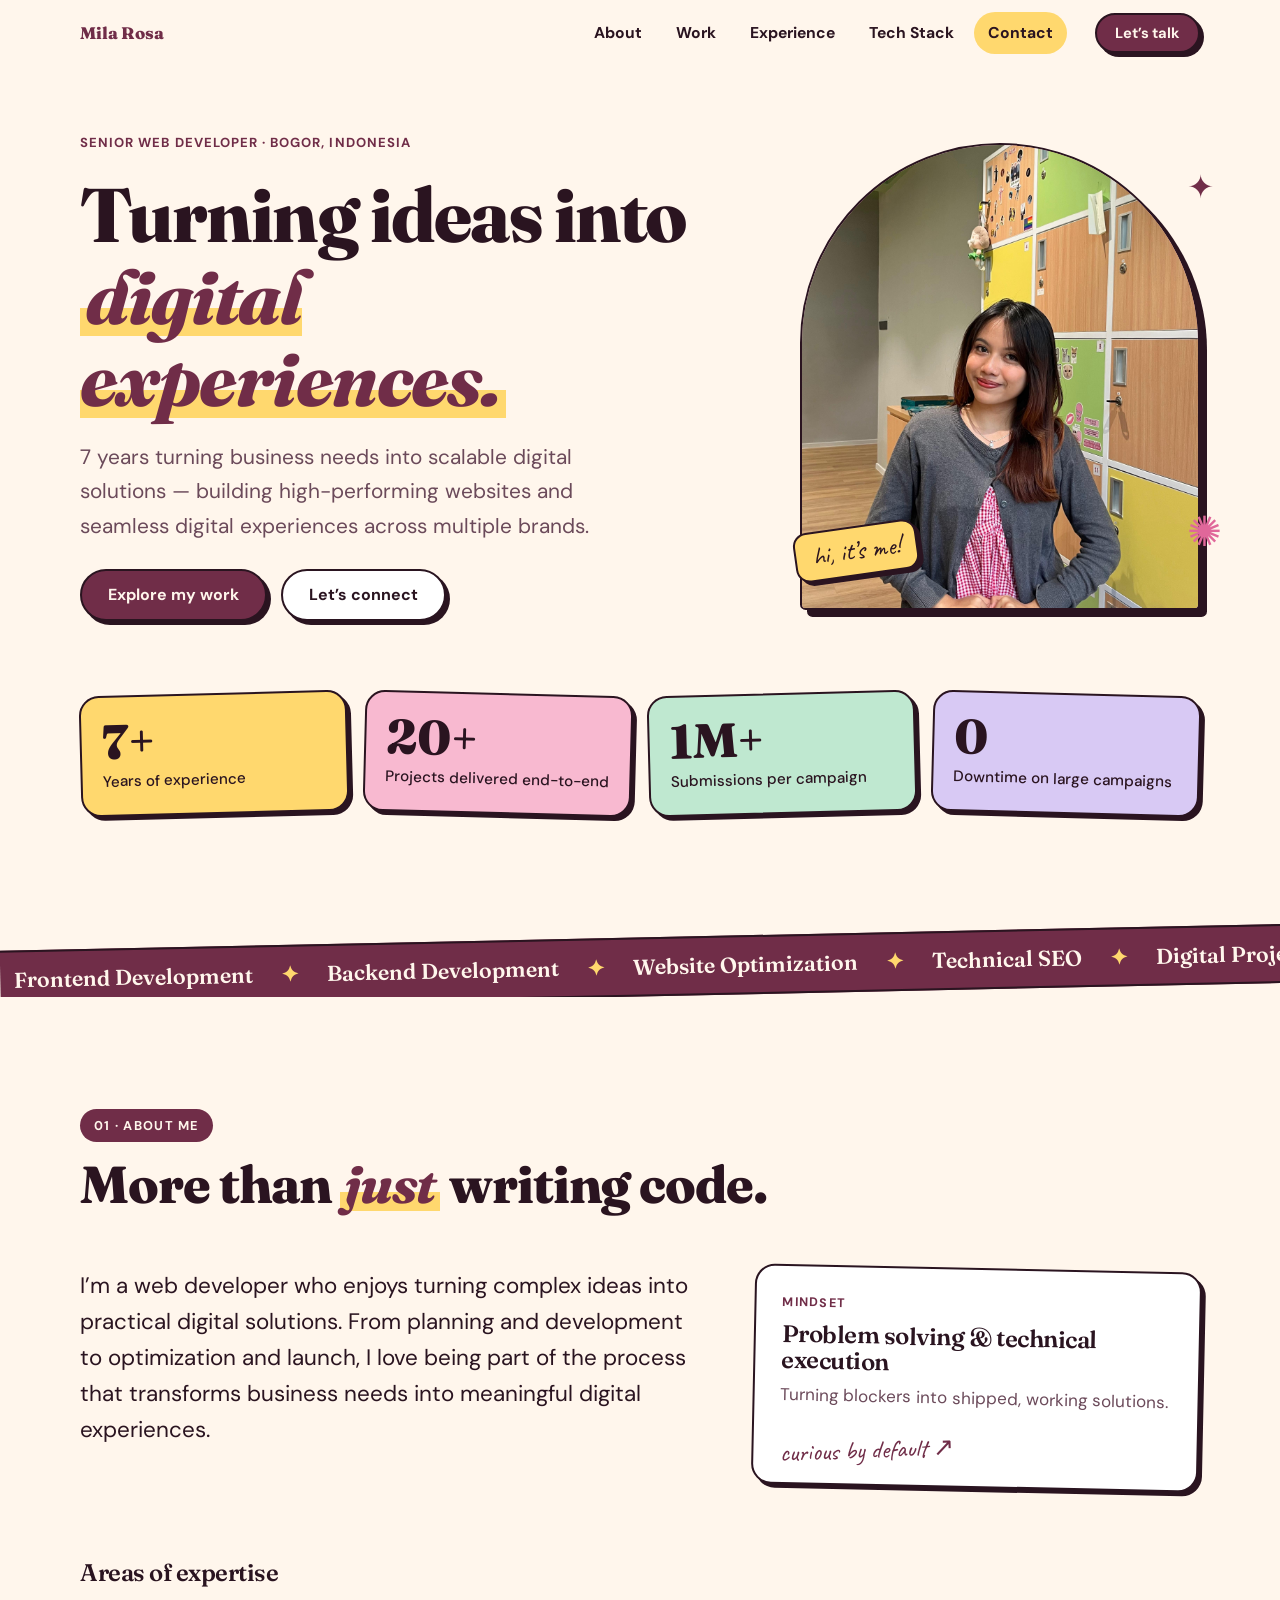
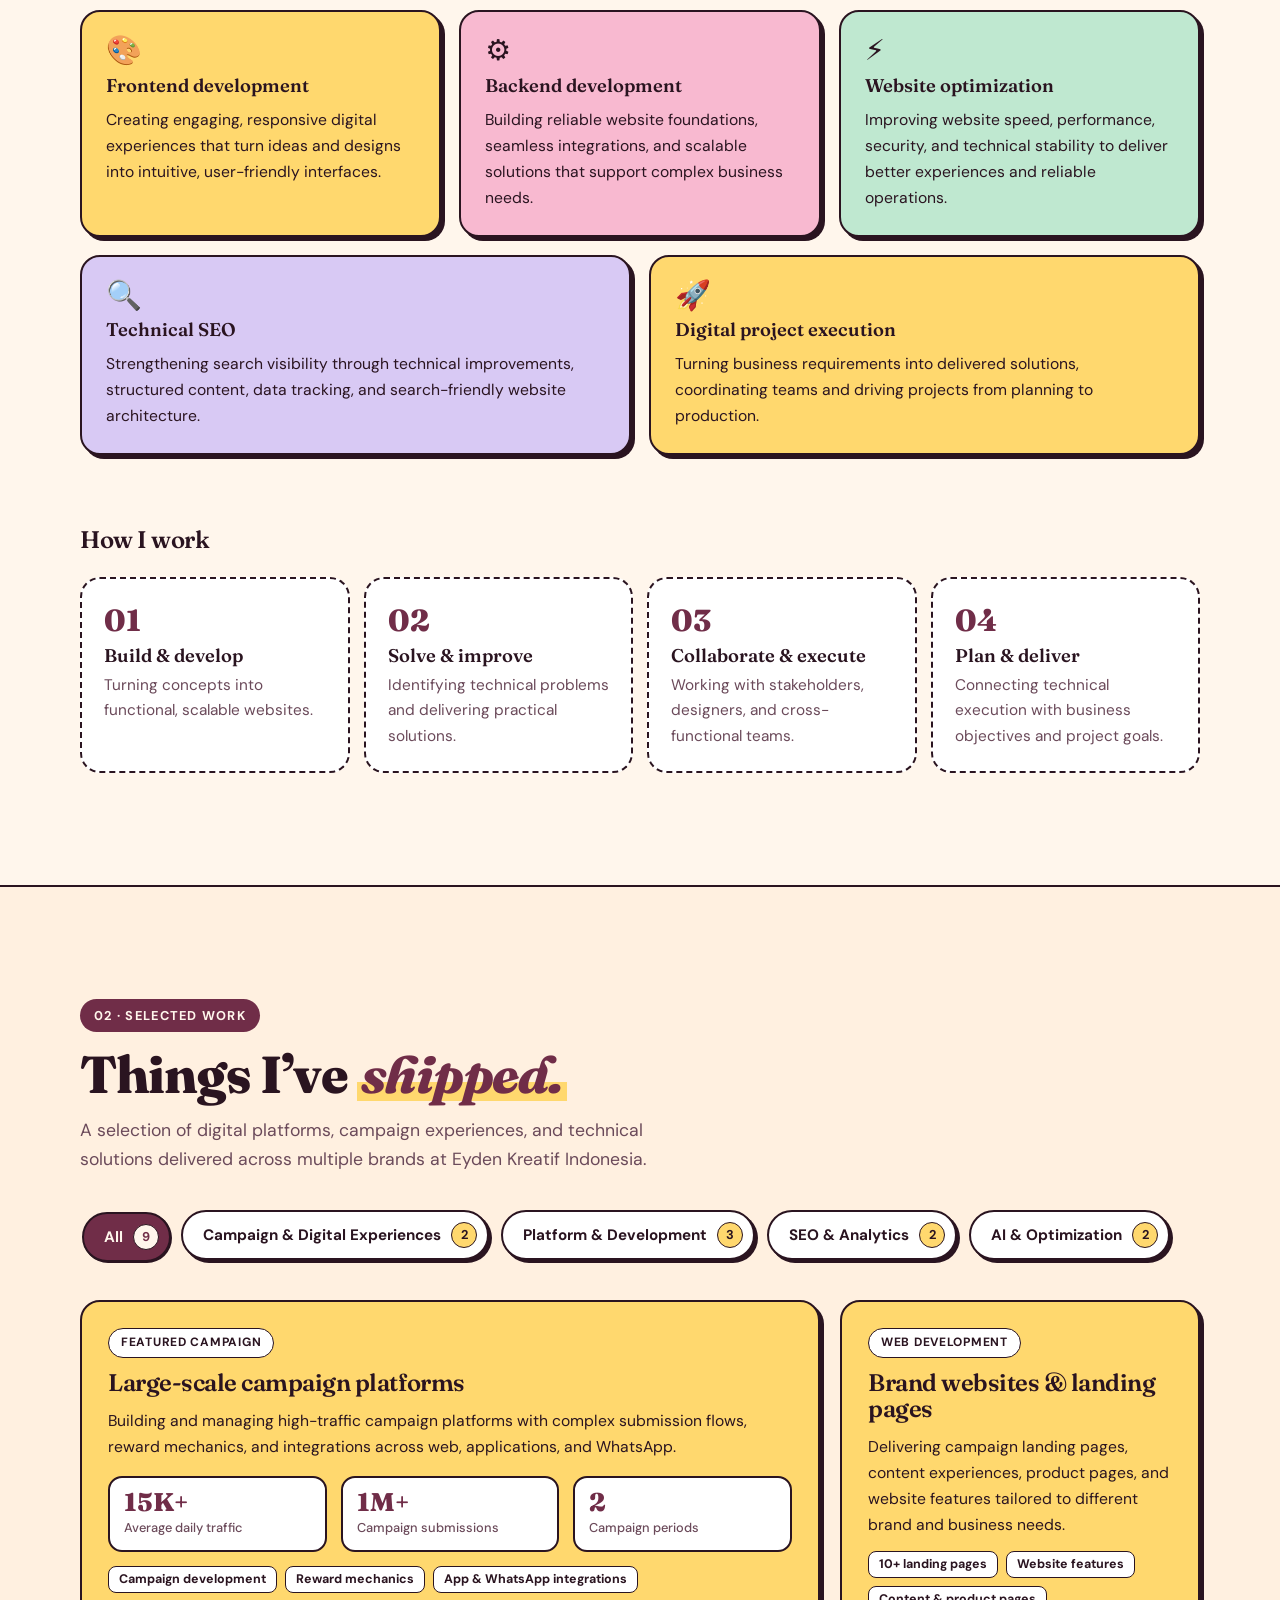
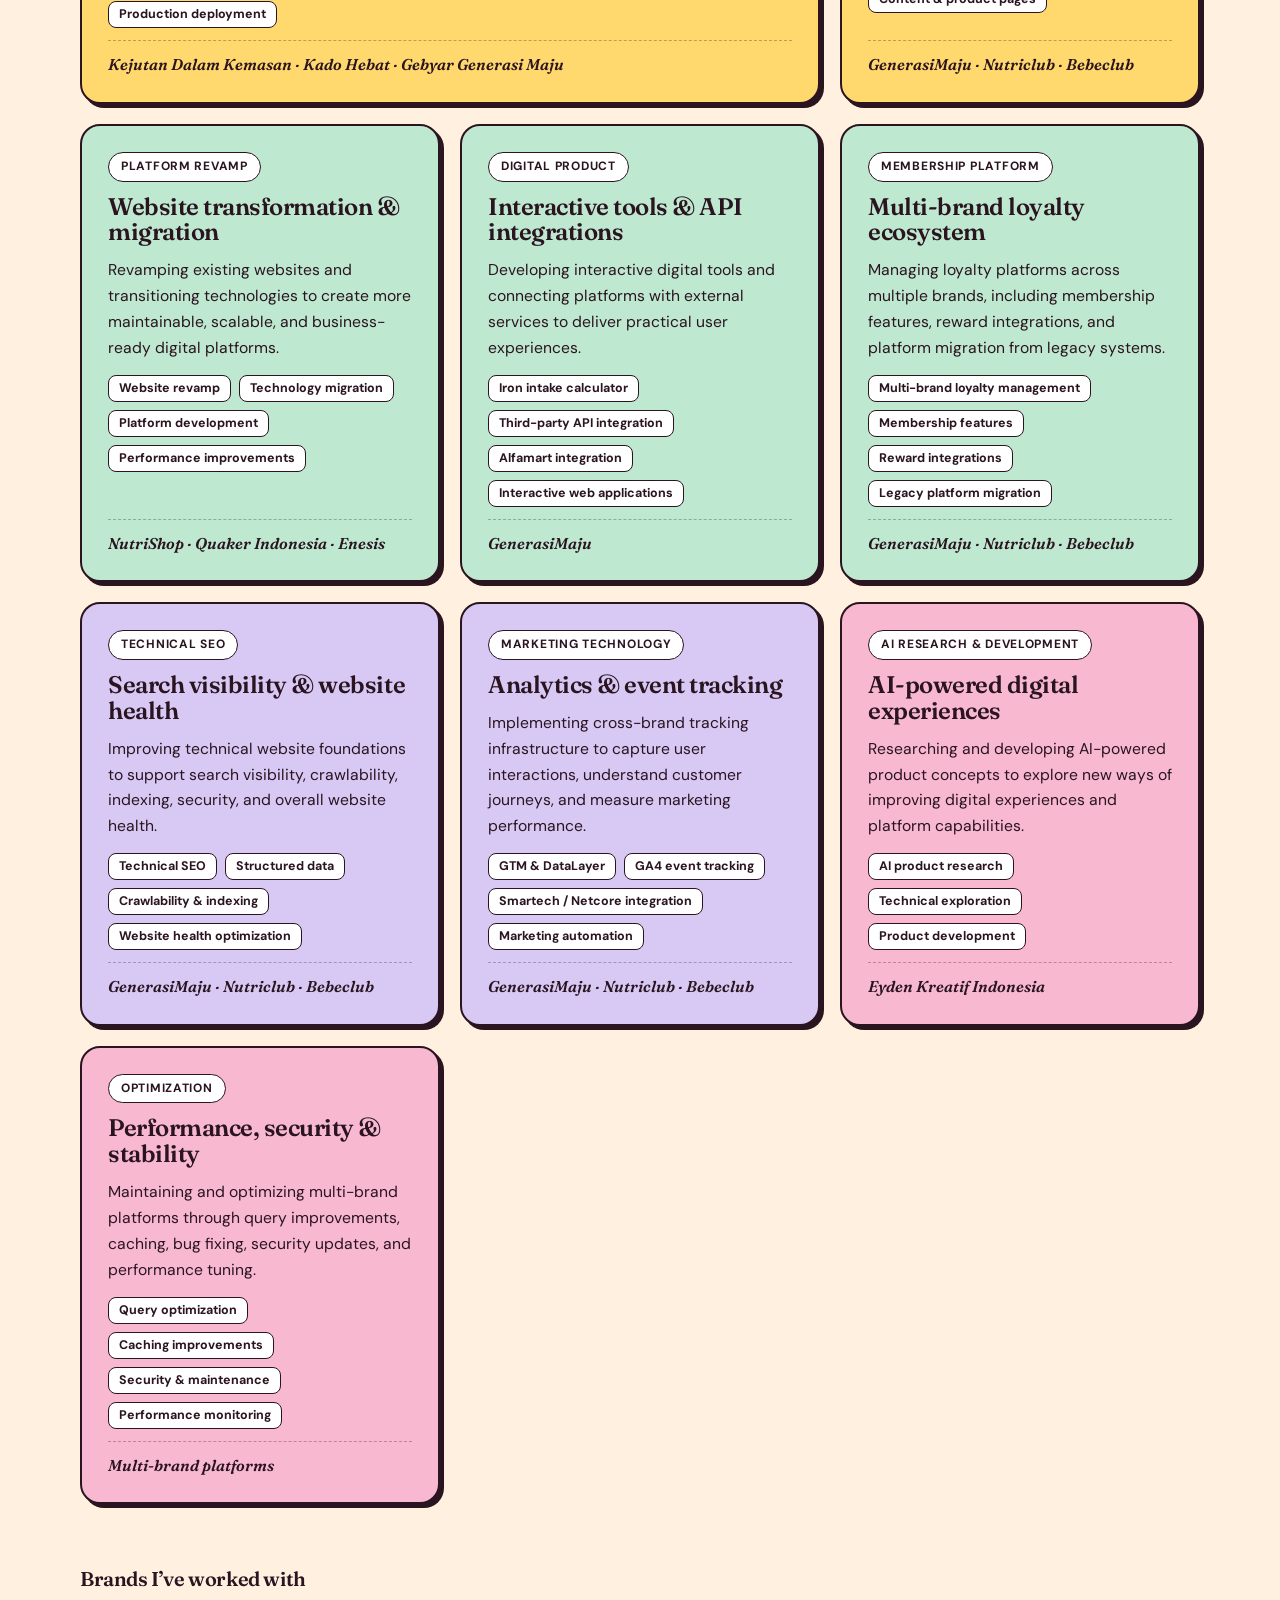
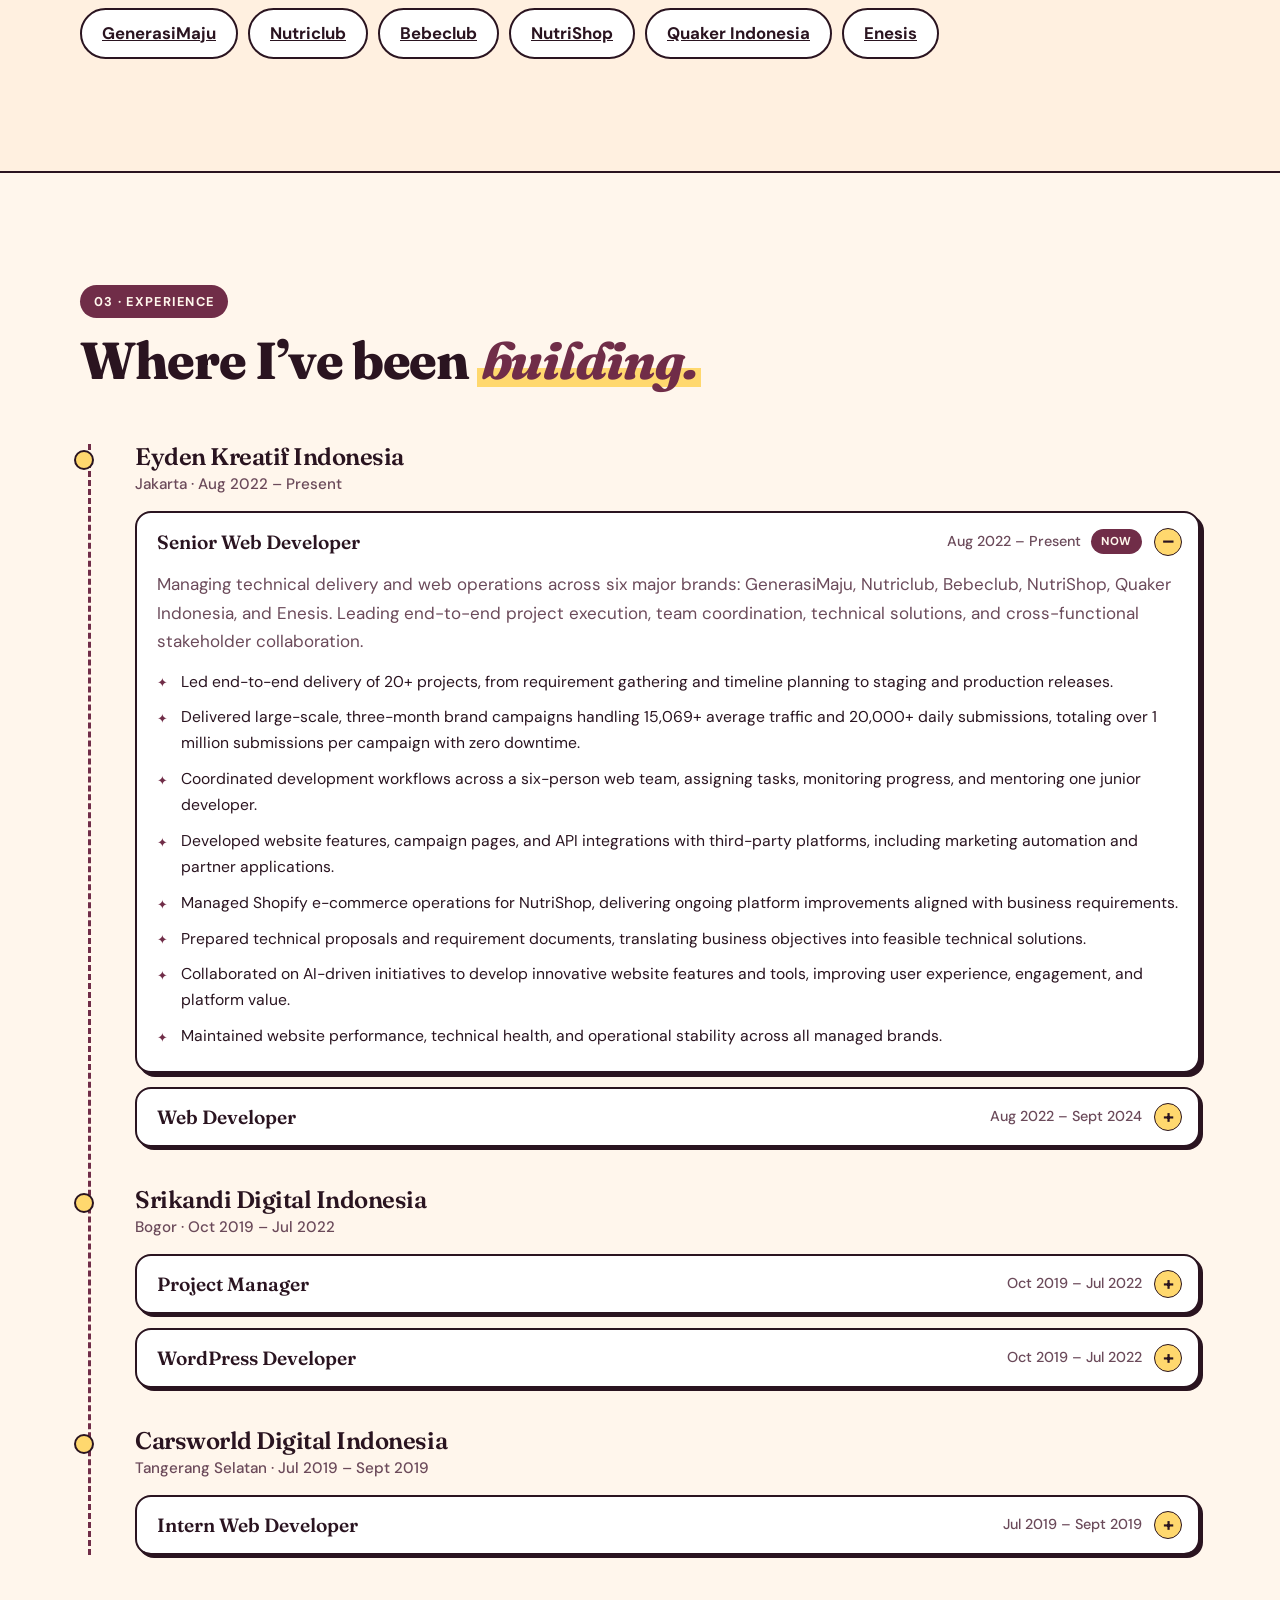
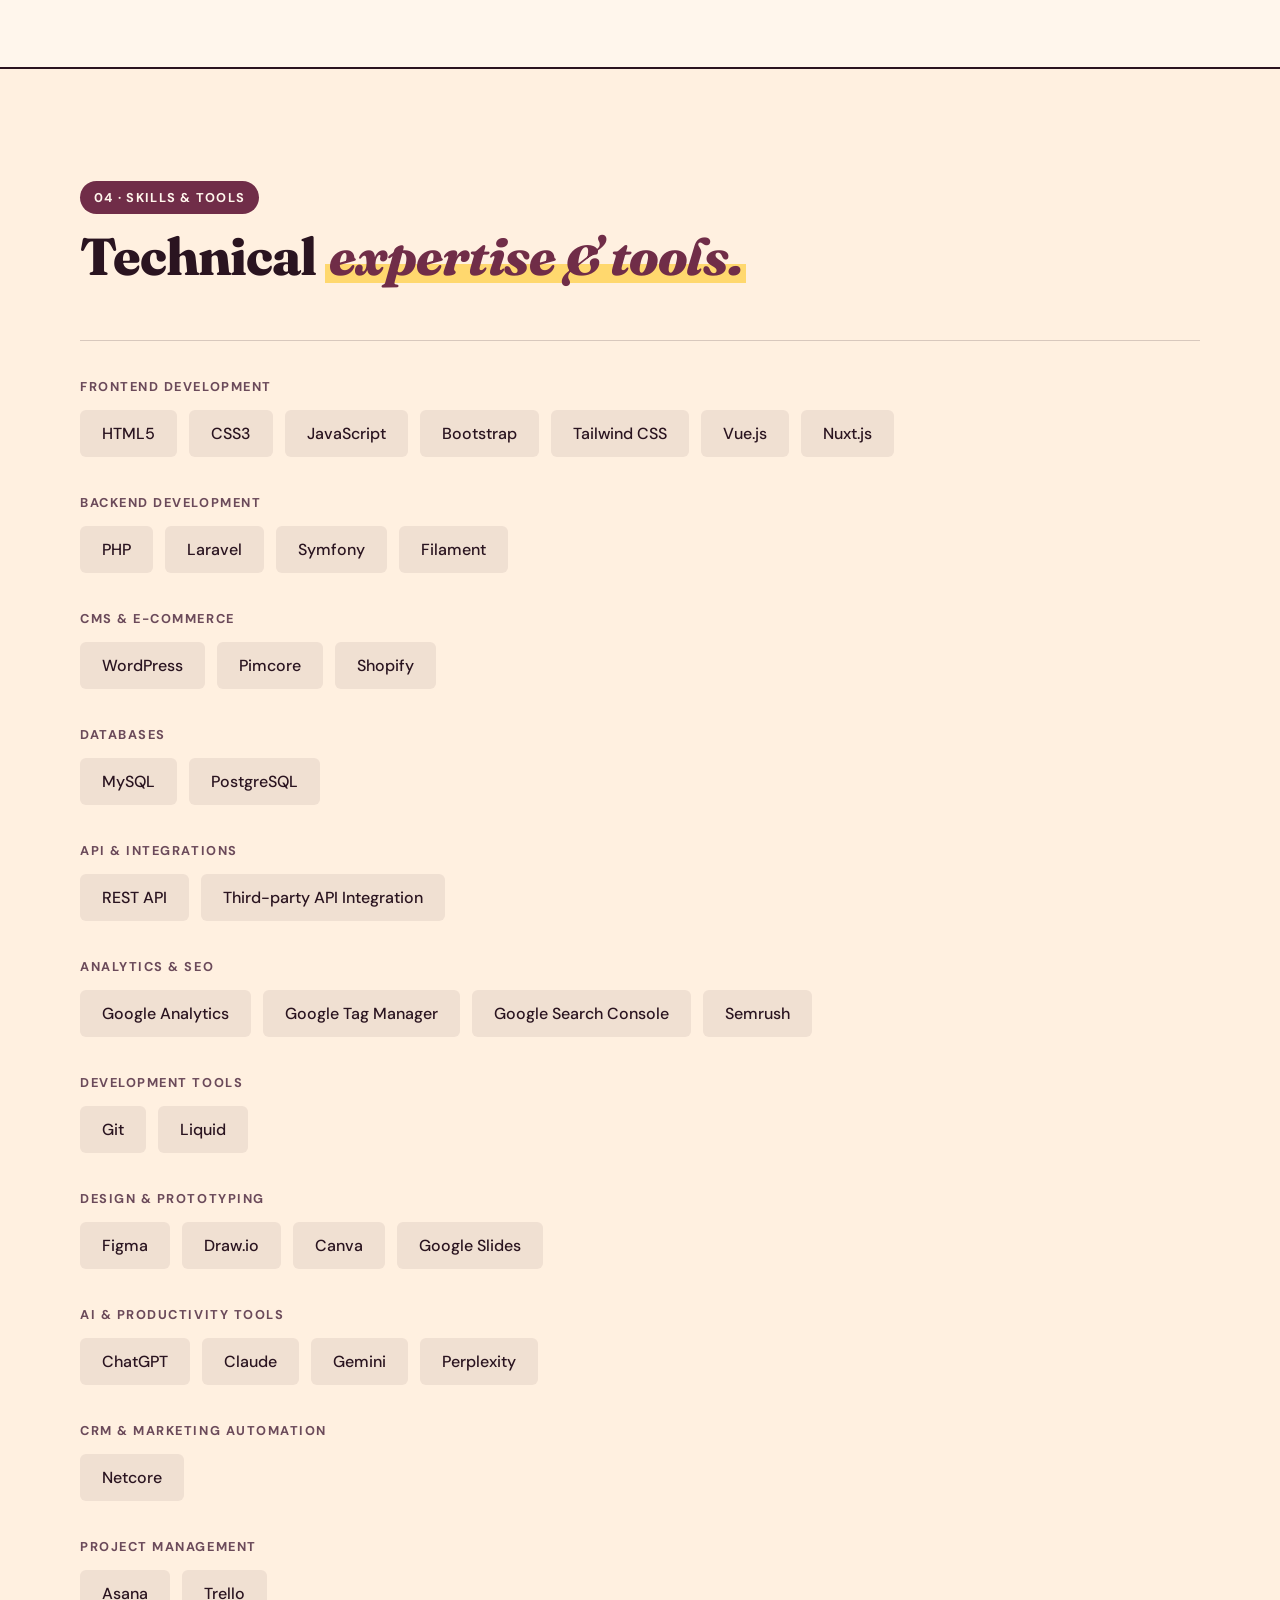
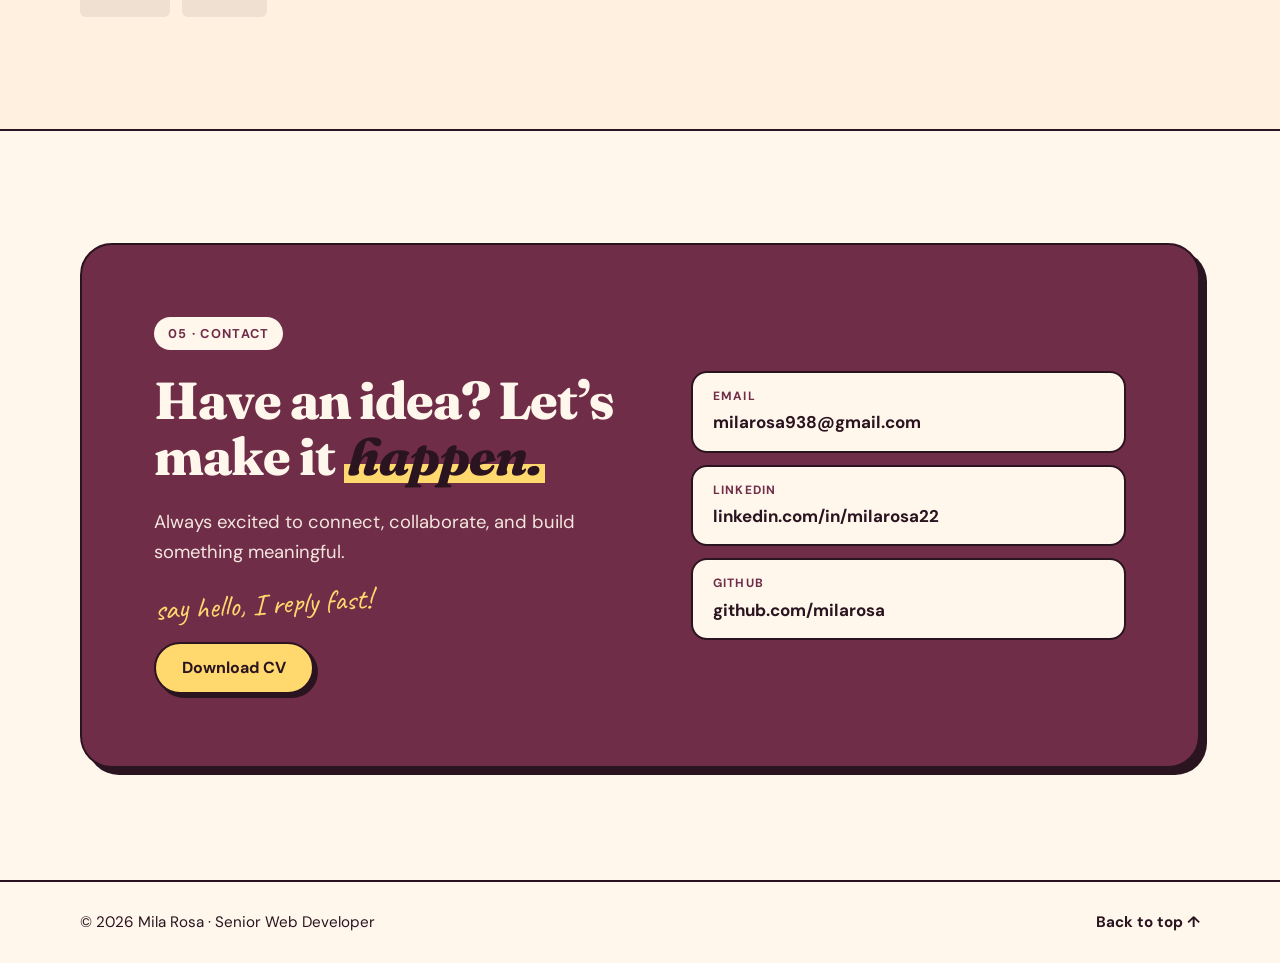
<file: index.html>
<!DOCTYPE html>
<html lang="en">

<head>
  <meta charset="utf-8">
  <meta name="viewport" content="width=device-width, initial-scale=1">
  <title>Mila Rosa — Senior Web Developer Portfolio</title>
  <meta name="author" content="Mila Rosa">
  <meta name="description"
    content="Senior Web Developer with 7 years of experience in frontend and backend development, technical SEO and website optimization. Selected work, experience and contact.">
  <meta name="theme-color" content="#702D48">
  <!-- Favicon -->
  <link rel="icon" type="image/png" sizes="32x32" href="./assets/images/favicon.png">

  <meta property="og:type" content="website">
  <meta property="og:title" content="Mila Rosa — Senior Web Developer">
  <meta property="og:description"
    content="Turning ideas into digital experiences. Seven years of building, improving and launching websites and platforms.">
  <meta name="twitter:card" content="summary_large_image">

  <link rel="preconnect" href="https://fonts.googleapis.com">
  <link rel="preconnect" href="https://fonts.gstatic.com" crossorigin>
  <link
    href="https://fonts.googleapis.com/css2?family=Caveat:wght@600&family=DM+Sans:wght@400;500;700&family=Fraunces:ital,opsz,wght@0,9..144,600;0,9..144,800;1,9..144,600;1,9..144,800&display=swap"
    rel="stylesheet">
  <link rel="stylesheet" href="./assets/style.css">

  <script>document.documentElement.classList.add('js');</script>
  <script type="application/ld+json">
  {
    "@context": "https://schema.org",
    "@type": "Person",
    "name": "Mila Rosa",
    "jobTitle": "Senior Web Developer",
    "url": "https://milarosa.vercel.app/",
    "address": { "@type": "PostalAddress", "addressLocality": "Bogor", "addressRegion": "West Java", "addressCountry": "ID" },
    "sameAs": ["https://www.linkedin.com/in/milarosa22/", "https://github.com/milarosa"]
  }
  </script>
</head>

<body>
  <a class="skip-link" href="#main">Skip to content</a>

  <!-- ============ HEADER ============ -->
  <header class="site-header">
    <div class="container site-header__inner">
      <a class="logo" href="#home" aria-label="Mila Rosa — back to top">Mila Rosa</a>

      <button class="nav-toggle" type="button" aria-expanded="false" aria-controls="site-nav">
        <span class="nav-toggle__label">Menu</span>
      </button>

      <nav class="nav" id="site-nav" aria-label="Main">
        <ul class="nav__list">
          <li><a class="nav__link" href="#about">About</a></li>
          <li><a class="nav__link" href="#work">Work</a></li>
          <li><a class="nav__link" href="#experience">Experience</a></li>
          <li><a class="nav__link" href="#stack">Tech Stack</a></li>
          <li><a class="nav__link" href="#contact">Contact</a></li>
        </ul>
        <a class="btn btn--small btn--primary nav__cta" href="#contact">Let’s talk</a>
      </nav>
    </div>
  </header>

  <main id="main">

    <!-- ============ HERO ============ -->
    <section class="hero" id="home" aria-labelledby="hero-title">
      <div class="container hero__grid">
        <div class="hero__copy">
          <p class="eyebrow">SENIOR WEB DEVELOPER · BOGOR, INDONESIA</p>
          <h1 id="hero-title">Turning ideas into <em>digital experiences.</em></h1>
          <p class="lead">7 years turning business needs into scalable digital solutions — building high-performing
            websites and seamless digital experiences across multiple brands.</p>
          <div class="actions">
            <a class="btn btn--primary" href="#work">Explore my work</a>
            <a class="btn btn--ghost" href="#contact">Let’s connect</a>
          </div>
        </div>

        <div class="hero__visual">
          <div class="photo">
            <img class="photo__img" src="assets/images/profile%20picture.jpeg" alt="Portrait of Mila Rosa" width="480"
              height="560" fetchpriority="high">
            <span class="photo__initials" aria-hidden="true">MR</span>
          </div>
          <span class="sticker sticker--hello" aria-hidden="true">hi, it’s me!</span>
          <span class="spark spark--1" aria-hidden="true">✦</span>
          <span class="spark spark--2" aria-hidden="true">✺</span>
        </div>
      </div>

      <div class="container">
        <ul class="stats" aria-label="Highlights">
          <li class="stat stat--butter"><strong>7+</strong><span>Years of experience</span></li>
          <li class="stat stat--pink"><strong>20+</strong><span>Projects delivered end-to-end</span></li>
          <li class="stat stat--mint"><strong>1M+</strong><span>Submissions per campaign</span></li>
          <li class="stat stat--lilac"><strong>0</strong><span>Downtime on large campaigns</span></li>
        </ul>
      </div>
    </section>

    <!-- ============ MARQUEE ============ -->
    <div class="marquee-wrap" aria-hidden="true">
      <div class="marquee">
        <div class="marquee__track">
          <span>Frontend Development</span><span>✦</span><span>Backend Development</span><span>✦</span><span>Website
            Optimization</span><span>✦</span><span>Technical SEO</span><span>✦</span><span>Digital Project
            Execution</span><span>✦</span>
        </div>
        <div class="marquee__track">
          <span>Frontend Development</span><span>✦</span><span>Backend Development</span><span>✦</span><span>Website
            Optimization</span><span>✦</span><span>Technical SEO</span><span>✦</span><span>Digital Project
            Execution</span><span>✦</span>
        </div>
      </div>
    </div>

    <!-- ============ 01 · ABOUT ============ -->
    <section class="section" id="about" aria-labelledby="about-title">
      <div class="container">
        <header class="sec-head reveal">
          <p class="sec-num">01 · About me</p>
          <h2 id="about-title">More than <em>just</em> writing code.</h2>
        </header>

        <div class="about reveal">
          <p class="about__text">I’m a web developer who enjoys turning complex ideas into practical digital solutions.
            From planning and development to optimization and launch, I love being part of the process that transforms
            business needs into meaningful digital experiences.</p>
          <aside class="mindset">
            <p class="mindset__label">Mindset</p>
            <h3>Problem solving &amp; technical execution</h3>
            <p>Turning blockers into shipped, working solutions.</p>
            <span class="sticker sticker--note" aria-hidden="true">curious by default ↗</span>
          </aside>
        </div>

        <h3 class="sub-title reveal">Areas of expertise</h3>
        <ul class="cards cards--expertise">
          <li class="card card--butter reveal">
            <span class="card__icon" aria-hidden="true">🎨</span>
            <h4>Frontend development</h4>
            <p>Creating engaging, responsive digital experiences that turn ideas and designs into intuitive,
              user-friendly interfaces.</p>
          </li>
          <li class="card card--pink reveal">
            <span class="card__icon" aria-hidden="true">⚙️</span>
            <h4>Backend development</h4>
            <p>Building reliable website foundations, seamless integrations, and scalable solutions that support complex
              business needs.</p>
          </li>
          <li class="card card--mint reveal">
            <span class="card__icon" aria-hidden="true">⚡</span>
            <h4>Website optimization</h4>
            <p>Improving website speed, performance, security, and technical stability to deliver better experiences and
              reliable operations.</p>
          </li>
          <li class="card card--lilac reveal">
            <span class="card__icon" aria-hidden="true">🔍</span>
            <h4>Technical SEO</h4>
            <p>Strengthening search visibility through technical improvements, structured content, data tracking, and
              search-friendly website architecture.</p>
          </li>
          <li class="card card--butter reveal">
            <span class="card__icon" aria-hidden="true">🚀</span>
            <h4>Digital project execution</h4>
            <p>Turning business requirements into delivered solutions, coordinating teams and driving projects from
              planning to production.</p>
          </li>
        </ul>

        <h3 class="sub-title reveal">How I work</h3>
        <ol class="steps">
          <li class="step reveal"><span class="step__num">01</span>
            <h4>Build &amp; develop</h4>
            <p>Turning concepts into functional, scalable websites.</p>
          </li>
          <li class="step reveal"><span class="step__num">02</span>
            <h4>Solve &amp; improve</h4>
            <p>Identifying technical problems and delivering practical solutions.</p>
          </li>
          <li class="step reveal"><span class="step__num">03</span>
            <h4>Collaborate &amp; execute</h4>
            <p>Working with stakeholders, designers, and cross-functional teams.</p>
          </li>
          <li class="step reveal"><span class="step__num">04</span>
            <h4>Plan &amp; deliver</h4>
            <p>Connecting technical execution with business objectives and project goals.</p>
          </li>
        </ol>
      </div>
    </section>

    <!-- ============ 02 · WORK ============ -->
    <!--
      Tab kategori dibuat otomatis oleh main.js dari atribut di tiap card:
        data-category="slug"   -> pengelompokan tab
        data-label="Nama Tab"  -> teks tab (cukup dibaca dari card pertama di kategori itu)
      Mau tambah kategori baru (mis. Loyalty)? Copy satu <li class="work-card ...">,
      ganti data-category + data-label, tab & counter-nya muncul sendiri.
    -->

    <section class="section section--tint" id="work" aria-labelledby="work-title">
      <div class="container">
        <header class="sec-head reveal">
          <p class="sec-num">02 · Selected work</p>
          <h2 id="work-title">Things I’ve <em>shipped.</em></h2>
          <p class="sec-sub">
            A selection of digital platforms, campaign experiences, and technical solutions
            delivered across multiple brands at Eyden Kreatif Indonesia.
          </p>
        </header>

        <p class="sr-only" id="work-status" role="status" aria-live="polite"></p>

        <div class="work-tabs reveal" role="tablist" aria-label="Filter selected work by category" data-work-tabs
          hidden></div>

        <div class="work-panel reveal" id="work-panel">
          <ul class="work-grid">

            <!-- Campaign & Digital Experiences -->
            <li class="work-card work-card--wide work-card--butter" data-category="campaign"
              data-label="Campaign &amp; Digital Experiences">

              <span class="tag">Featured campaign</span>
              <h3>Large-scale campaign platforms</h3>

              <p>
                Building and managing high-traffic campaign platforms with complex
                submission flows, reward mechanics, and integrations across web,
                applications, and WhatsApp.
              </p>

              <dl class="metrics">
                <div>
                  <dt>Average daily traffic</dt>
                  <dd>15K+</dd>
                </div>
                <div>
                  <dt>Campaign submissions</dt>
                  <dd>1M+</dd>
                </div>
                <div>
                  <dt>Campaign periods</dt>
                  <dd>2</dd>
                </div>
              </dl>

              <ul class="work-tech" aria-label="Scope">
                <li>Campaign development</li>
                <li>Reward mechanics</li>
                <li>App &amp; WhatsApp integrations</li>
                <li>Production deployment</li>
              </ul>

              <p class="work-client">
                Kejutan Dalam Kemasan · Kado Hebat · Gebyar Generasi Maju
              </p>
            </li>

            <li class="work-card work-card--butter" data-category="campaign"
              data-label="Campaign &amp; Digital Experiences">

              <span class="tag">Web development</span>
              <h3>Brand websites &amp; landing pages</h3>

              <p>
                Delivering campaign landing pages, content experiences, product pages,
                and website features tailored to different brand and business needs.
              </p>

              <ul class="work-tech" aria-label="Scope">
                <li>10+ landing pages</li>
                <li>Website features</li>
                <li>Content &amp; product pages</li>
              </ul>

              <p class="work-client">
                GenerasiMaju · Nutriclub · Bebeclub
              </p>
            </li>

            <!-- Platform & Development -->
            <li class="work-card work-card--mint" data-category="platform" data-label="Platform &amp; Development">

              <span class="tag">Platform revamp</span>
              <h3>Website transformation &amp; migration</h3>

              <p>
                Revamping existing websites and transitioning technologies to create
                more maintainable, scalable, and business-ready digital platforms.
              </p>

              <ul class="work-tech" aria-label="Scope">
                <li>Website revamp</li>
                <li>Technology migration</li>
                <li>Platform development</li>
                <li>Performance improvements</li>
              </ul>

              <p class="work-client">
                NutriShop · Quaker Indonesia · Enesis
              </p>
            </li>

            <li class="work-card work-card--mint" data-category="platform" data-label="Platform &amp; Development">

              <span class="tag">Digital product</span>
              <h3>Interactive tools &amp; API integrations</h3>

              <p>
                Developing interactive digital tools and connecting platforms
                with external services to deliver practical user experiences.
              </p>

              <ul class="work-tech" aria-label="Scope">
                <li>Iron intake calculator</li>
                <li>Third-party API integration</li>
                <li>Alfamart integration</li>
                <li>Interactive web applications</li>
              </ul>

              <p class="work-client">GenerasiMaju</p>
            </li>

            <li class="work-card work-card--mint" data-category="platform" data-label="Platform &amp; Development">

              <span class="tag">Membership platform</span>
              <h3>Multi-brand loyalty ecosystem</h3>

              <p>
                Managing loyalty platforms across multiple brands, including
                membership features, reward integrations, and platform migration
                from legacy systems.
              </p>

              <ul class="work-tech" aria-label="Scope">
                <li>Multi-brand loyalty management</li>
                <li>Membership features</li>
                <li>Reward integrations</li>
                <li>Legacy platform migration</li>
              </ul>

              <p class="work-client">
                GenerasiMaju · Nutriclub · Bebeclub
              </p>
            </li>

            <!-- SEO & Analytics -->
            <li class="work-card work-card--lilac" data-category="seo" data-label="SEO &amp; Analytics">

              <span class="tag">Technical SEO</span>
              <h3>Search visibility &amp; website health</h3>

              <p>
                Improving technical website foundations to support search visibility,
                crawlability, indexing, security, and overall website health.
              </p>

              <ul class="work-tech" aria-label="Scope">
                <li>Technical SEO</li>
                <li>Structured data</li>
                <li>Crawlability &amp; indexing</li>
                <li>Website health optimization</li>
              </ul>

              <p class="work-client">
                GenerasiMaju · Nutriclub · Bebeclub
              </p>
            </li>

            <li class="work-card work-card--lilac" data-category="seo" data-label="SEO &amp; Analytics">

              <span class="tag">Marketing technology</span>
              <h3>Analytics &amp; event tracking</h3>

              <p>
                Implementing cross-brand tracking infrastructure to capture user
                interactions, understand customer journeys, and measure marketing performance.
              </p>

              <ul class="work-tech" aria-label="Scope">
                <li>GTM &amp; DataLayer</li>
                <li>GA4 event tracking</li>
                <li>Smartech / Netcore integration</li>
                <li>Marketing automation</li>
              </ul>

              <p class="work-client">
                GenerasiMaju · Nutriclub · Bebeclub
              </p>
            </li>

            <!-- AI & Optimization -->
            <li class="work-card work-card--pink" data-category="ai" data-label="AI &amp; Optimization">

              <span class="tag">AI research &amp; development</span>
              <h3>AI-powered digital experiences</h3>

              <p>
                Researching and developing AI-powered product concepts to explore
                new ways of improving digital experiences and platform capabilities.
              </p>

              <ul class="work-tech" aria-label="Scope">
                <li>AI product research</li>
                <li>Technical exploration</li>
                <li>Product development</li>
              </ul>

              <p class="work-client">Eyden Kreatif Indonesia</p>
            </li>

            <li class="work-card work-card--pink" data-category="ai" data-label="AI &amp; Optimization">

              <span class="tag">Optimization</span>
              <h3>Performance, security &amp; stability</h3>

              <p>
                Maintaining and optimizing multi-brand platforms through query
                improvements, caching, bug fixing, security updates, and performance tuning.
              </p>

              <ul class="work-tech" aria-label="Scope">
                <li>Query optimization</li>
                <li>Caching improvements</li>
                <li>Security &amp; maintenance</li>
                <li>Performance monitoring</li>
              </ul>

              <p class="work-client">Multi-brand platforms</p>
            </li>

          </ul>
        </div>

        <div class="brands reveal">
          <h3 class="brands__title">Brands I’ve worked with</h3>
          <ul class="chips chips--lg">
            <li><a href="https://www.generasimaju.co.id/" target="_blank" rel="noopener noreferrer">GenerasiMaju</a>
            </li>
            <li><a href="https://www.nutriclub.co.id/" target="_blank" rel="noopener noreferrer">Nutriclub</a></li>
            <li><a href="https://bebeclub.co.id/" target="_blank" rel="noopener noreferrer">Bebeclub</a></li>
            <li><a href="https://nutrishop.co.id/" target="_blank" rel="noopener noreferrer">NutriShop</a></li>
            <li><a href="https://www.quaker.co.id/" target="_blank" rel="noopener noreferrer">Quaker Indonesia</a></li>
            <li><a href="https://ademsari.enesis.com/" target="_blank" rel="noopener noreferrer">Enesis</a></li>
          </ul>
        </div>
      </div>
    </section>


    <!-- ============ 03 · EXPERIENCE ============ -->
    <section class="section" id="experience" aria-labelledby="exp-title">
      <div class="container">
        <header class="sec-head reveal">
          <p class="sec-num">03 · Experience</p>
          <h2 id="exp-title">Where I’ve been <em>building.</em></h2>
        </header>

        <div class="timeline">

          <article class="company reveal">
            <header class="company__head">
              <h3>Eyden Kreatif Indonesia</h3>
              <p>Jakarta · Aug 2022 – Present</p>
            </header>

            <details class="role" open>
              <summary>
                <span class="role__title">Senior Web Developer</span>
                <span class="role__meta"><time>Aug 2022 – Present</time><span class="badge">Now</span></span>
              </summary>
              <div class="role__body">
                <p>Managing technical delivery and web operations across six major brands: GenerasiMaju, Nutriclub,
                  Bebeclub, NutriShop, Quaker Indonesia, and Enesis. Leading end-to-end project execution, team
                  coordination, technical solutions, and cross-functional stakeholder collaboration.</p>
                <ul>
                  <li>Led end-to-end delivery of 20+ projects, from requirement gathering and timeline planning to
                    staging and production releases.</li>
                  <li>Delivered large-scale, three-month brand campaigns handling 15,069+ average traffic and 20,000+
                    daily submissions, totaling over 1 million submissions per campaign with zero downtime.</li>
                  <li>Coordinated development workflows across a six-person web team, assigning tasks, monitoring
                    progress, and mentoring one junior developer.</li>
                  <li>Developed website features, campaign pages, and API integrations with third-party platforms,
                    including marketing automation and partner applications.</li>
                  <li>Managed Shopify e-commerce operations for NutriShop, delivering ongoing platform improvements
                    aligned with business requirements.</li>
                  <li>Prepared technical proposals and requirement documents, translating business objectives into
                    feasible technical solutions.</li>
                  <li>Collaborated on AI-driven initiatives to develop innovative website features and tools, improving
                    user experience, engagement, and platform value.</li>
                  <li>Maintained website performance, technical health, and operational stability across all managed
                    brands.</li>
                </ul>
              </div>
            </details>

            <details class="role">
              <summary>
                <span class="role__title">Web Developer</span>
                <span class="role__meta"><time>Aug 2022 – Sept 2024</time></span>
              </summary>
              <div class="role__body">
                <p>Developed and maintained three major brand websites: GenerasiMaju, Nutriclub, and Bebeclub, focusing
                  on platform maintenance, feature development, and technical improvements.</p>
                <ul>
                  <li>Maintained daily website operations, resolving technical issues and ensuring platform stability.
                  </li>
                  <li>Developed 10+ landing pages, website features, and platform components based on business
                    requirements.</li>
                  <li>Implemented technical SEO improvements, including meta tags, structured data, and on-page
                    optimizations.</li>
                  <li>Set up analytics event tracking and data layers to support user behavior analysis and marketing
                    performance measurement.</li>
                </ul>
              </div>
            </details>
          </article>

          <article class="company reveal">
            <header class="company__head">
              <h3>Srikandi Digital Indonesia</h3>
              <p>Bogor · Oct 2019 – Jul 2022</p>
            </header>

            <details class="role">
              <summary>
                <span class="role__title">Project Manager</span>
                <span class="role__meta"><time>Oct 2019 – Jul 2022</time></span>
              </summary>
              <div class="role__body">
                <p>Managed client projects and development workflows, bridging communication between clients and
                  technical teams to translate business requirements into actionable solutions and ensure effective
                  project delivery.</p>
                <ul>
                  <li>Managed client communication, gathering requirements and translating business needs into
                    development tasks.</li>
                  <li>Coordinated task assignments, priorities, and workload distribution to ensure efficient team
                    execution and project progress.</li>
                  <li>Monitored project progress, identified development blockers, and supported team members in
                    resolving issues to maintain delivery timelines.</li>
                  <li>Managed product planning initiatives for company offerings, including WordPress plugins and
                    digital services.</li>
                  <li>Collaborated with developers on product design and implementation, translating concepts into
                    functional plugins and application-based solutions.</li>
                  <li>Created wireframes and defined user flows to establish clear development direction and improve
                    alignment between requirements and implementation.</li>
                </ul>
              </div>
            </details>

            <details class="role">
              <summary>
                <span class="role__title">WordPress Developer</span>
                <span class="role__meta"><time>Oct 2019 – Jul 2022</time></span>
              </summary>
              <div class="role__body">
                <p>Developed and maintained WordPress websites for clients and internal projects, focusing on website
                  functionality, customization, and performance optimization.</p>
                <ul>
                  <li>Developed websites from scratch and customized existing WordPress websites based on client
                    requirements.</li>
                  <li>Installed, configured, and customized free and premium WordPress plugins to extend website
                    functionality.</li>
                  <li>Maintained and optimized client and internal websites to ensure performance, stability, and
                    reliability.</li>
                </ul>
              </div>
            </details>
          </article>

          <article class="company reveal">
            <header class="company__head">
              <h3>Carsworld Digital Indonesia</h3>
              <p>Tangerang Selatan · Jul 2019 – Sept 2019</p>
            </header>

            <details class="role">
              <summary>
                <span class="role__title">Intern Web Developer</span>
                <span class="role__meta"><time>Jul 2019 – Sept 2019</time></span>
              </summary>
              <div class="role__body">
                <p>Supported website development and maintenance, contributing to platform improvements, dashboard
                  enhancements, and overall user experience.</p>
                <ul>
                  <li>Enhanced dashboard functionality and user experience through website improvements.</li>
                  <li>Performed routine website maintenance, bug fixing, and minor feature enhancements to maintain
                    platform stability.</li>
                  <li>Collaborated with cross-functional teams to support development activities and project delivery.
                  </li>
                </ul>
              </div>
            </details>
          </article>

        </div>
      </div>
    </section>

    <!-- ============ 04 · STACK ============ -->
    <!-- Mau tambah grup (mis. Analytics & SEO, CRM, AI Tools)? Copy satu <section class="stack-group"> -->

    <section class="section section--tint" id="stack" aria-labelledby="stack-title">
      <div class="container">
        <header class="sec-head reveal">
          <p class="sec-num">04 · Skills & tools</p>
          <h2 id="stack-title">Technical <em>expertise & tools.</em></h2>
        </header>

        <div class="stack">
          <section class="stack-group reveal">
            <h3 class="stack-group__title">Frontend Development</h3>
            <ul class="stack-chips">
              <li>HTML5</li>
              <li>CSS3</li>
              <li>JavaScript</li>
              <li>Bootstrap</li>
              <li>Tailwind CSS</li>
              <li>Vue.js</li>
              <li>Nuxt.js</li>
            </ul>
          </section>

          <section class="stack-group reveal">
            <h3 class="stack-group__title">Backend Development</h3>
            <ul class="stack-chips">
              <li>PHP</li>
              <li>Laravel</li>
              <li>Symfony</li>
              <li>Filament</li>
            </ul>
          </section>

          <section class="stack-group reveal">
            <h3 class="stack-group__title">CMS & E-commerce</h3>
            <ul class="stack-chips">
              <li>WordPress</li>
              <li>Pimcore</li>
              <li>Shopify</li>
            </ul>
          </section>

          <section class="stack-group reveal">
            <h3 class="stack-group__title">Databases</h3>
            <ul class="stack-chips">
              <li>MySQL</li>
              <li>PostgreSQL</li>
            </ul>
          </section>

          <section class="stack-group reveal">
            <h3 class="stack-group__title">API & Integrations</h3>
            <ul class="stack-chips">
              <li>REST API</li>
              <li>Third-party API Integration</li>
            </ul>
          </section>

          <section class="stack-group reveal">
            <h3 class="stack-group__title">Analytics & SEO</h3>
            <ul class="stack-chips">
              <li>Google Analytics</li>
              <li>Google Tag Manager</li>
              <li>Google Search Console</li>
              <li>Semrush</li>
            </ul>
          </section>

          <section class="stack-group reveal">
            <h3 class="stack-group__title">Development Tools</h3>
            <ul class="stack-chips">
              <li>Git</li>
              <li>Liquid</li>
            </ul>
          </section>

          <section class="stack-group reveal">
            <h3 class="stack-group__title">Design & Prototyping</h3>
            <ul class="stack-chips">
              <li>Figma</li>
              <li>Draw.io</li>
              <li>Canva</li>
              <li>Google Slides</li>
            </ul>
          </section>

          <section class="stack-group reveal">
            <h3 class="stack-group__title">AI & Productivity Tools</h3>
            <ul class="stack-chips">
              <li>ChatGPT</li>
              <li>Claude</li>
              <li>Gemini</li>
              <li>Perplexity</li>
            </ul>
          </section>

          <section class="stack-group reveal">
            <h3 class="stack-group__title">CRM & Marketing Automation</h3>
            <ul class="stack-chips">
              <li>Netcore</li>
            </ul>
          </section>

          <section class="stack-group reveal">
            <h3 class="stack-group__title">Project Management</h3>
            <ul class="stack-chips">
              <li>Asana</li>
              <li>Trello</li>
            </ul>
          </section>
        </div>
      </div>
    </section>


    <!-- ============ 05 · CONTACT ============ -->
    <section class="section" id="contact" aria-labelledby="contact-title">
      <div class="container">
        <div class="contact reveal">
          <p class="sec-num sec-num--light">05 · Contact</p>
          <h2 id="contact-title">Have an idea? Let’s make it <em>happen.</em></h2>
          <p class="contact__sub">Always excited to connect, collaborate, and build something meaningful.</p>
          <span class="sticker sticker--contact" aria-hidden="true">say hello, I reply fast!</span>

          <ul class="contact__links">
            <li><a href="mailto:milarosa938@gmail.com"><span>Email</span>milarosa938@gmail.com</a></li>
            <li><a href="https://www.linkedin.com/in/milarosa22/" target="_blank"
                rel="noopener noreferrer"><span>LinkedIn</span>linkedin.com/in/milarosa22<i class="sr-only"> (opens in a
                  new tab)</i></a></li>
            <li><a href="https://github.com/milarosa" target="_blank"
                rel="noopener noreferrer"><span>GitHub</span>github.com/milarosa<i class="sr-only"> (opens in a new
                  tab)</i></a></li>
          </ul>

          <a class="btn btn--light" href="assets/%5B2026%5D%20-%20CV%20MILA%20ROSA.pdf" download>Download CV</a>
        </div>
      </div>
    </section>

  </main>

  <!-- ============ FOOTER ============ -->
  <footer class="site-footer">
    <div class="container site-footer__inner">
      <p>© 2026 Mila Rosa · Senior Web Developer</p>
      <a href="#home">Back to top ↑</a>
    </div>
  </footer>

  <script src="./assets/main.js" defer></script>
</body>

</html>
</file>
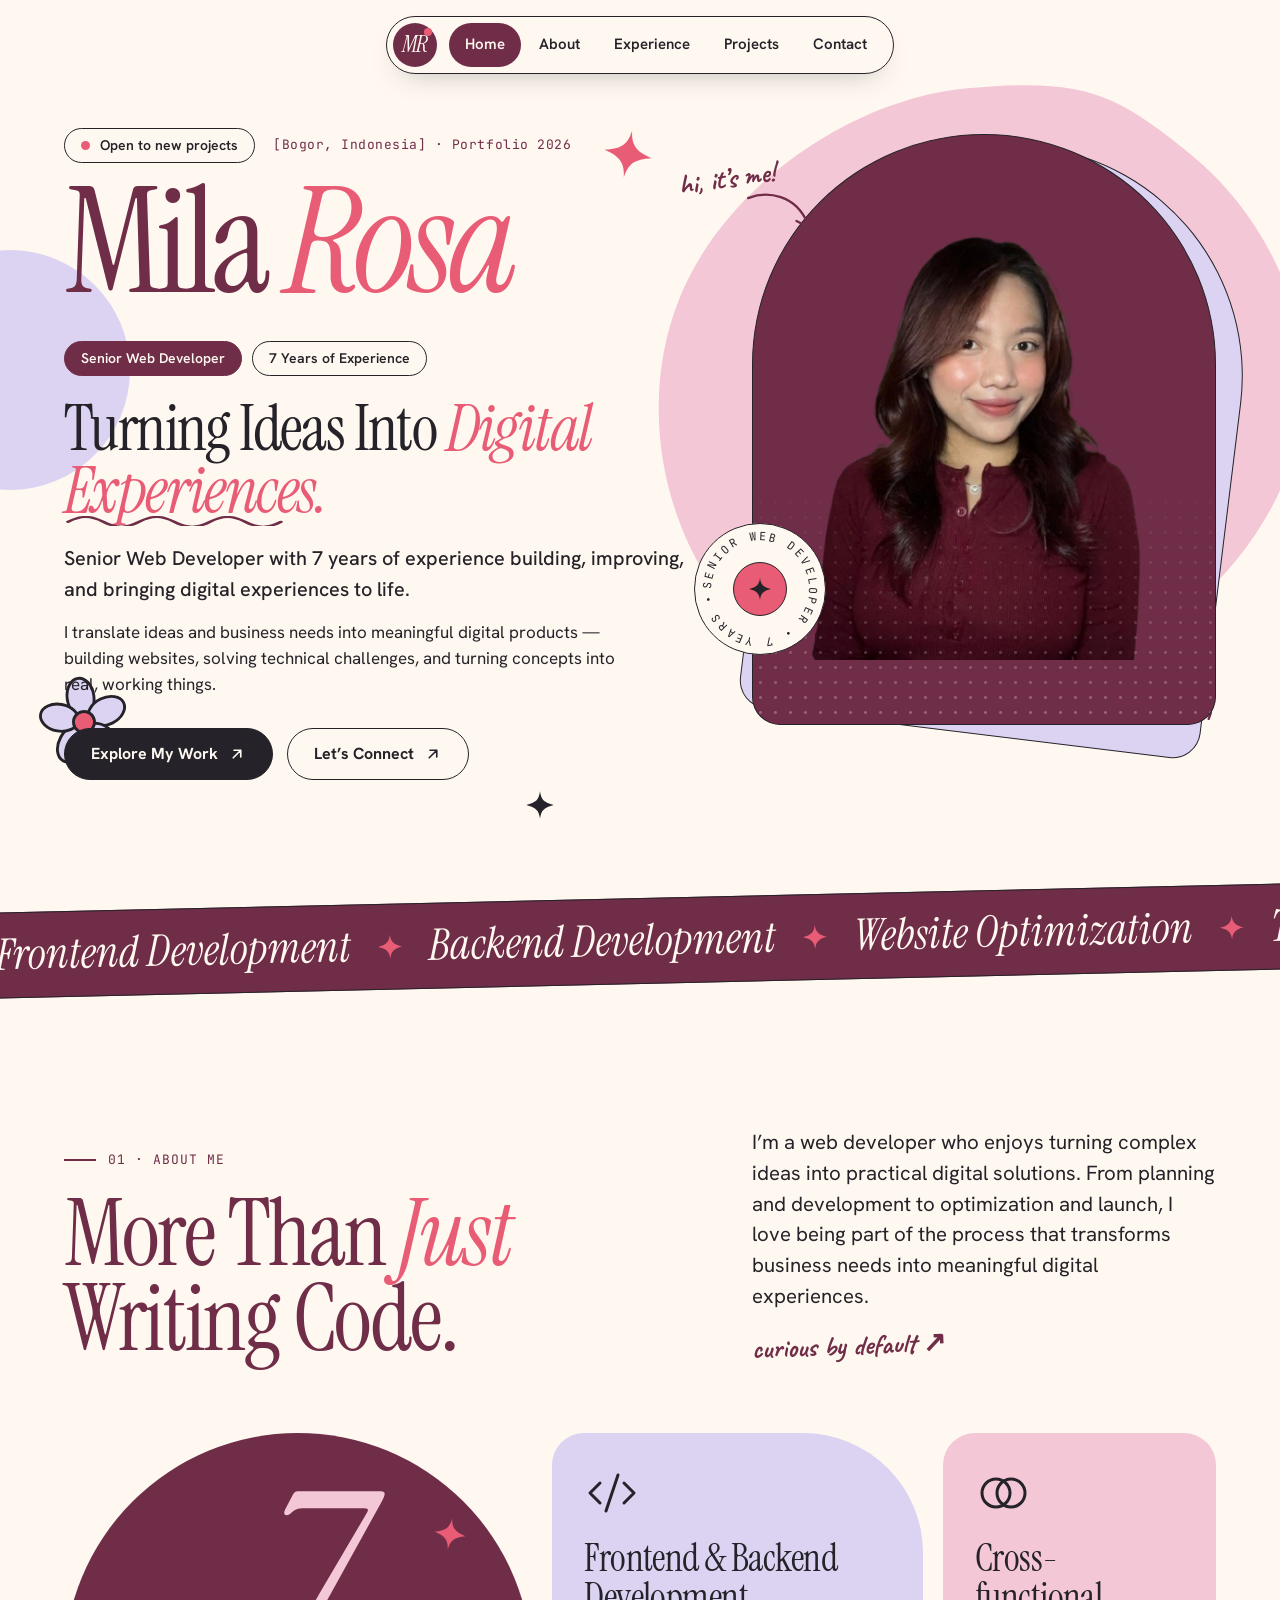
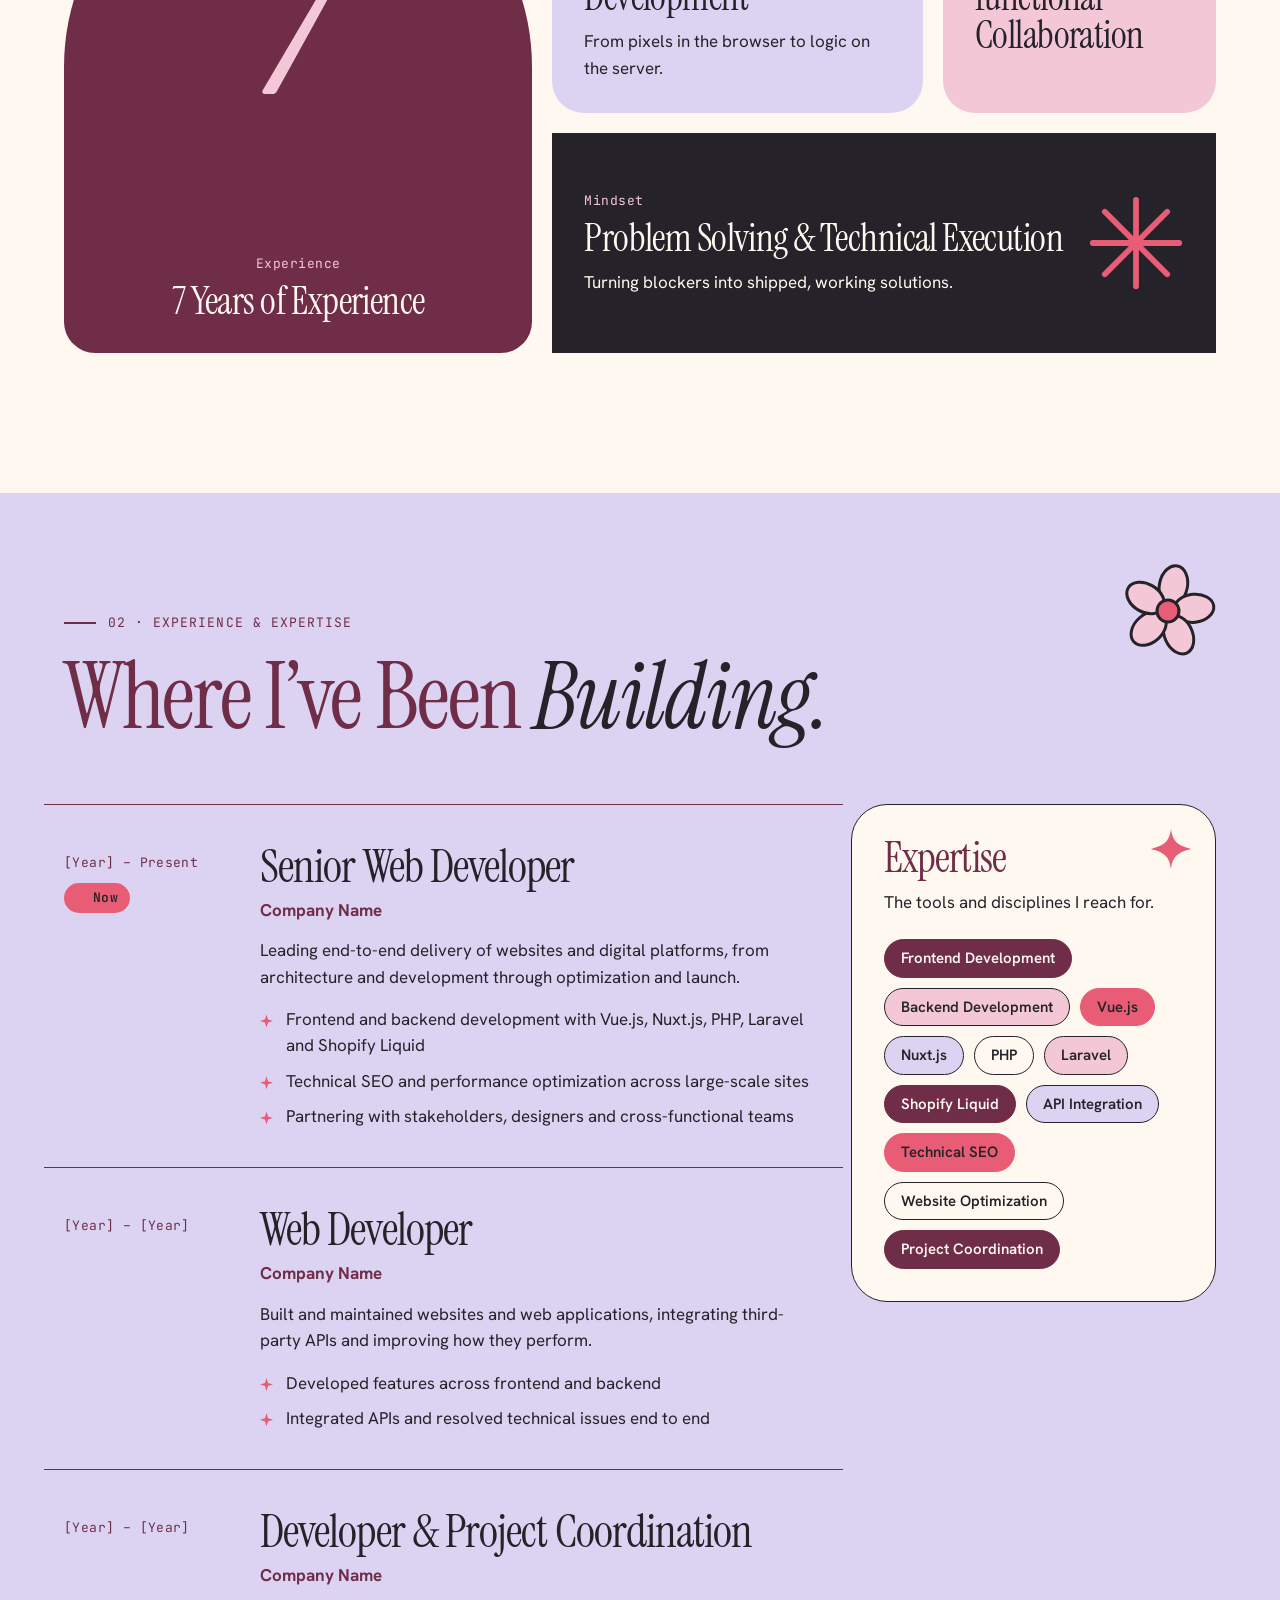
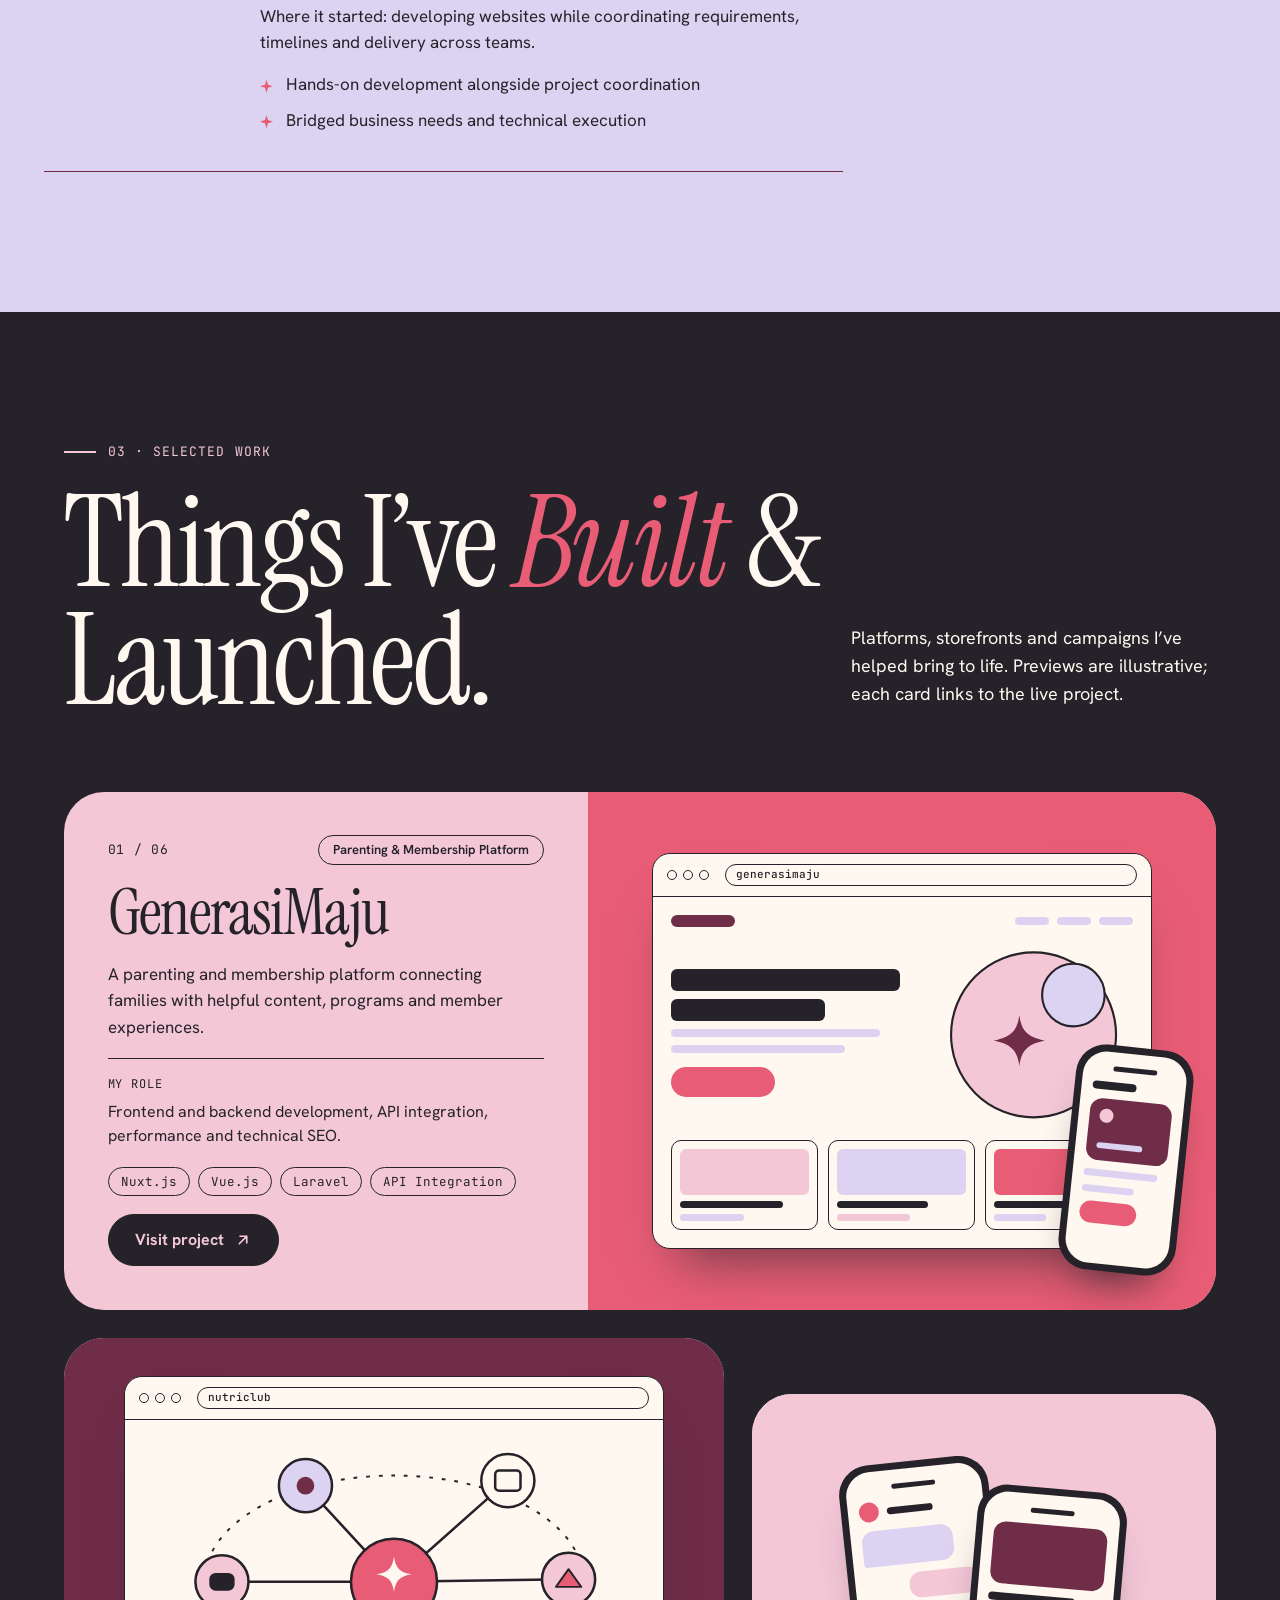
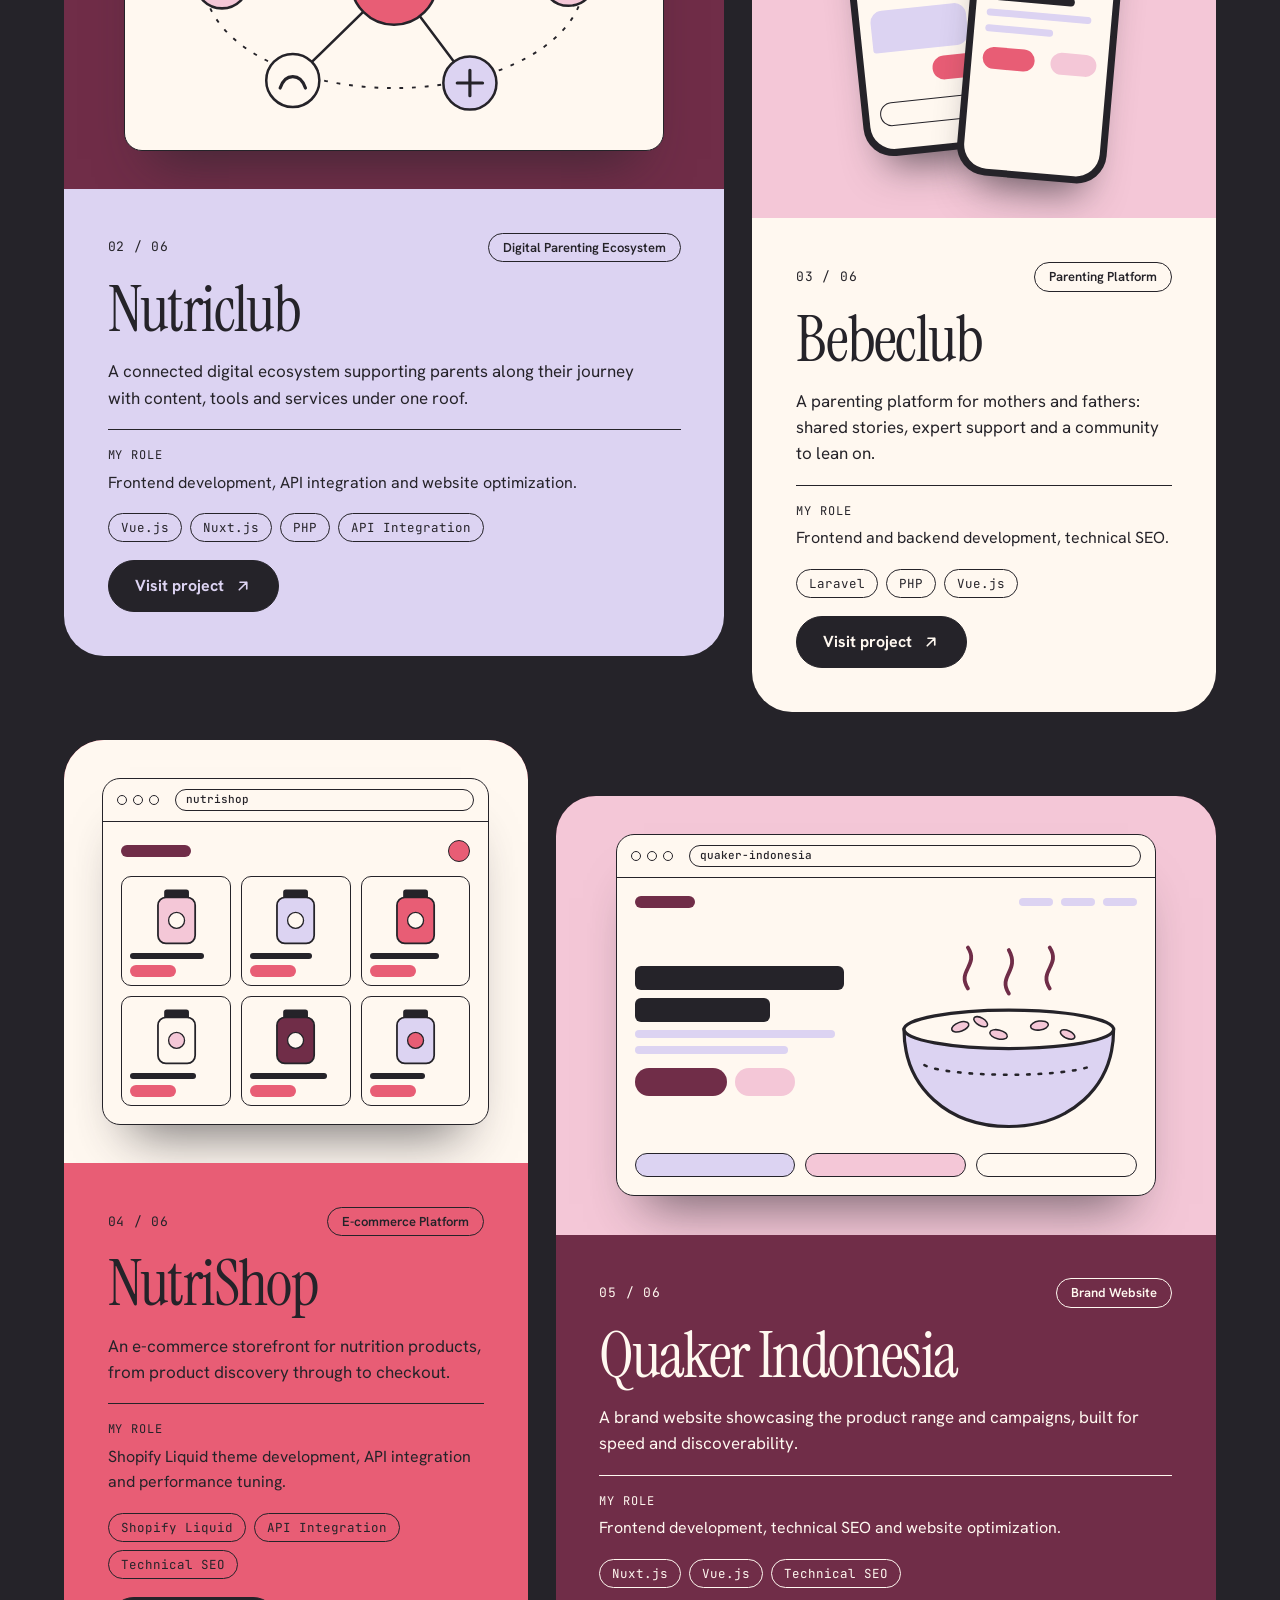
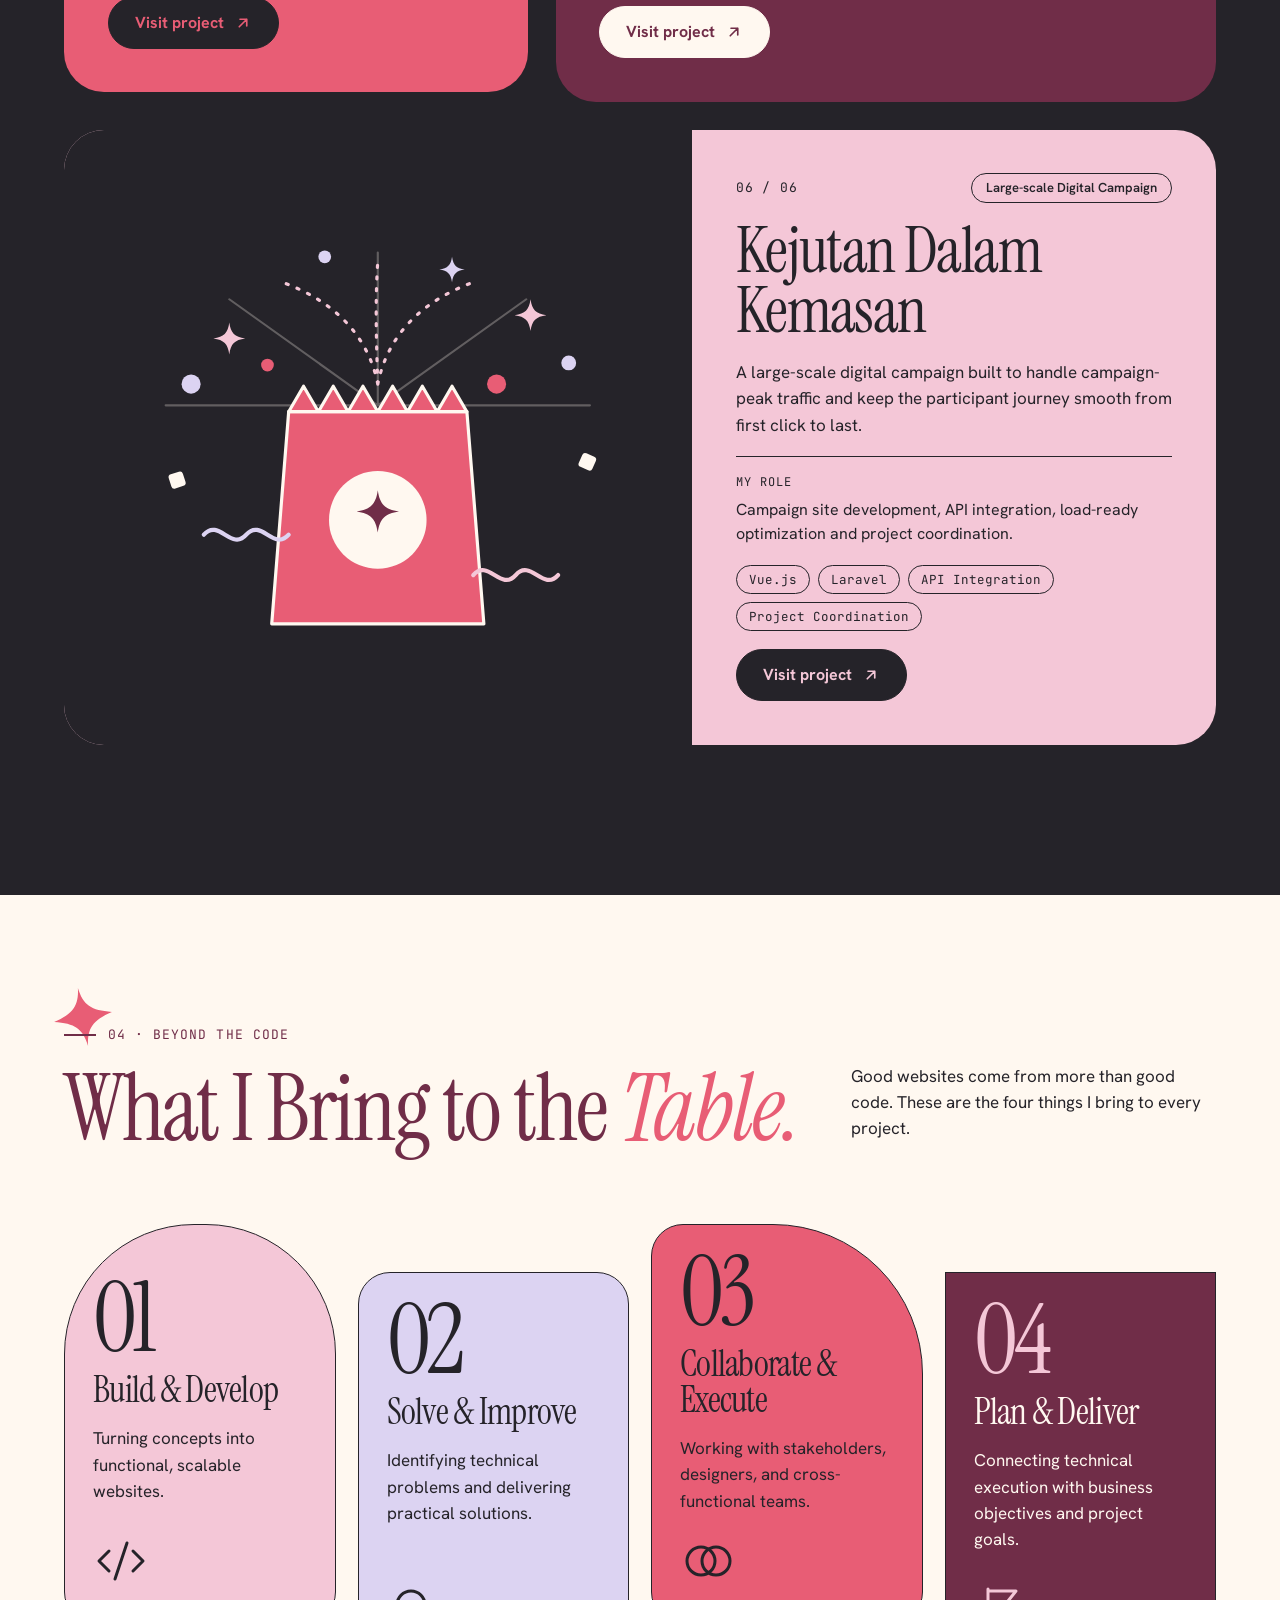
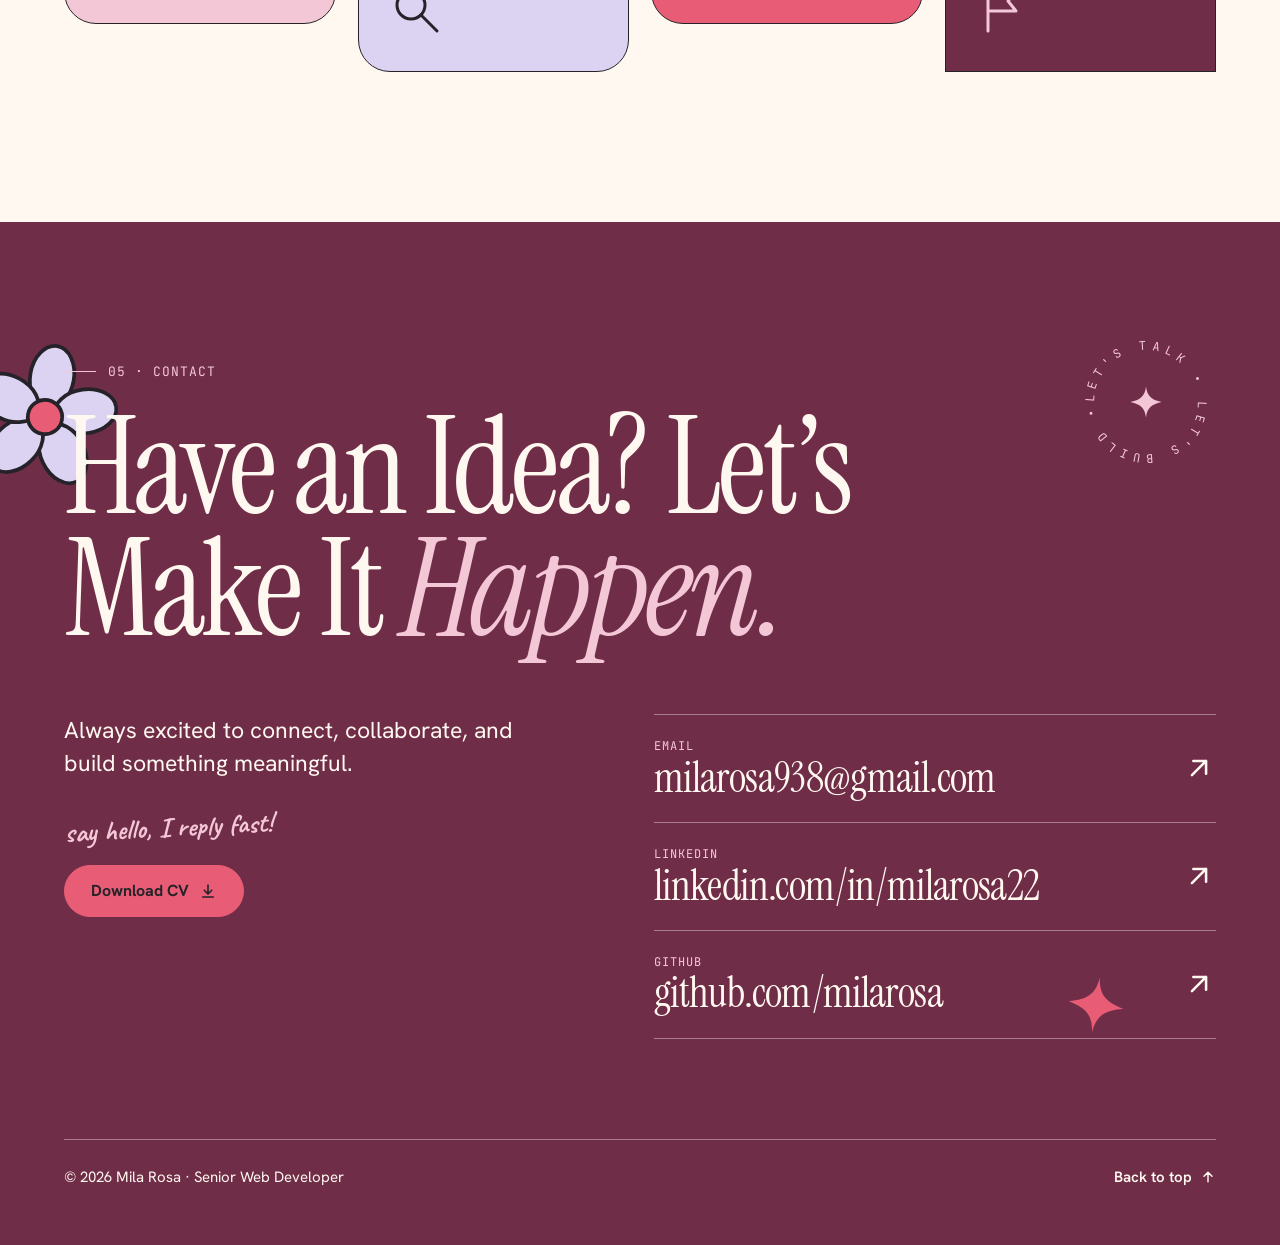
<file: Main.dc.html>
<!doctype html>
<html lang="en">
<head>
<meta charset="utf-8">
<meta name="viewport" content="width=device-width, initial-scale=1">
<title>Mila Rosa — Senior Web Developer Portfolio</title>
<meta name="description" content="Senior Web Developer with 7 years of experience in frontend and backend development, technical SEO and website optimization. Selected work, experience and contact.">
<meta name="author" content="Mila Rosa">
<meta name="theme-color" content="#702D48">
<meta property="og:type" content="website">
<meta property="og:title" content="Mila Rosa — Senior Web Developer">
<meta property="og:description" content="Turning ideas into digital experiences. Seven years of building, improving and launching websites and platforms.">
<meta name="twitter:card" content="summary_large_image">
<script src="./vendor/react.js"></script>
<script src="./vendor/react-dom.js"></script>
<script src="./support.js"></script>
</head>
<body>
<x-dc>
<helmet>
<link rel="icon" type="image/png" href="./images/favicon.png">
<link rel="preconnect" href="https://fonts.googleapis.com">
<link rel="preconnect" href="https://fonts.gstatic.com" crossorigin="">
<link href="https://fonts.googleapis.com/css2?family=Caveat:wght@500;700&amp;family=Hanken+Grotesk:wght@400;500;600;700&amp;family=Instrument+Serif:ital@0;1&amp;family=JetBrains+Mono:wght@400;500&amp;display=swap" rel="stylesheet">
<style>
/* =========================================================
   TOKENS
   ========================================================= */
:root{
  --blush:#F4C7D7; --cream:#FFF8F0; --burgundy:#702D48;
  --lavender:#DCD3F2; --cherry:#E85D75; --charcoal:#252329;
  --serif:'Instrument Serif','Times New Roman',serif;
  --sans:'Hanken Grotesk',system-ui,-apple-system,'Segoe UI',sans-serif;
  --hand:'Caveat','Comic Sans MS',cursive;
  --mono:'JetBrains Mono',ui-monospace,Menlo,Consolas,monospace;
  --pad:clamp(20px,5vw,72px);
  --ease:cubic-bezier(.22,.8,.24,1);
}

/* =========================================================
   BASE
   ========================================================= */
html{scroll-behavior:smooth;background:var(--burgundy)}
body{margin:0;background:var(--burgundy);color:var(--charcoal);font:400 17px/1.55 var(--sans);-webkit-font-smoothing:antialiased;text-rendering:optimizeLegibility}
*,*::before,*::after{box-sizing:border-box}
h1,h2,h3,h4,p,ul,ol,dl,dd,dt,figure{margin:0;padding:0}
h1,h2,h3,h4{font-weight:400;font-size:inherit}
ul,ol{list-style:none}
a{color:inherit;text-decoration:none}
svg{display:block;max-width:100%}
button{font:inherit;color:inherit;background:none;border:0;padding:0;cursor:pointer}
em{font-style:italic}
:focus-visible{outline:3px solid var(--burgundy);outline-offset:3px;border-radius:6px}
.dark :focus-visible{outline-color:var(--blush)}
.proj :focus-visible{outline-color:var(--charcoal)}
.proj.pc5 :focus-visible{outline-color:var(--blush)}
.sr{position:absolute;width:1px;height:1px;overflow:hidden;clip:rect(0 0 0 0);white-space:nowrap}
.skip{position:fixed;left:16px;top:-90px;z-index:200;background:var(--charcoal);color:var(--cream);padding:12px 18px;border-radius:999px;font-weight:600;transition:top .2s}
.skip:focus{top:16px}

.site{position:relative;overflow-x:clip}
.wrap{width:100%;max-width:1320px;margin:0 auto;padding-inline:var(--pad)}
section{position:relative}
.mono{font-family:var(--mono);font-size:13px;letter-spacing:.04em}
.sec-label{display:flex;width:fit-content;align-items:center;gap:12px;font-family:var(--mono);font-size:13px;letter-spacing:.08em;text-transform:uppercase}
.sec-label::before{content:'';width:32px;height:1.5px;background:currentColor}
.display{font-family:var(--serif);font-weight:400;line-height:.92;letter-spacing:-.025em}
.hand{font-family:var(--hand);font-weight:700;font-size:28px;line-height:1}
.d{position:absolute;pointer-events:none}

/* =========================================================
   MOTION  (reveal uses keyframes so it never fights hover transitions)
   ========================================================= */
@keyframes floaty{
  0%,100%{transform:translateY(0) rotate(0deg)}
  50%{transform:translateY(-14px) rotate(6deg)}
}
@keyframes spin{to{transform:rotate(360deg)}}
@keyframes marquee{to{transform:translateX(-50%)}}
@keyframes ping{0%{box-shadow:0 0 0 0 rgba(232,93,117,.55)}100%{box-shadow:0 0 0 12px rgba(232,93,117,0)}}
@keyframes wiggle{0%,100%{transform:rotate(-4deg)}50%{transform:rotate(4deg)}}
@keyframes reveal-up{from{opacity:0;translate:0 30px}to{opacity:1;translate:0 0}}
@keyframes reveal-left{from{opacity:0;translate:-40px 0}to{opacity:1;translate:0 0}}
@keyframes reveal-right{from{opacity:0;translate:40px 0}to{opacity:1;translate:0 0}}
@keyframes reveal-scale{from{opacity:0;scale:.92}to{opacity:1;scale:1}}
.float{animation:floaty 7s ease-in-out infinite}
.spin{animation:spin 24s linear infinite}
.wiggle{animation:wiggle 5s ease-in-out infinite}

.js [data-reveal]:not(.in){opacity:0}
[data-reveal].in{animation:reveal-up .95s var(--ease) both}
[data-reveal="left"].in{animation-name:reveal-left}
[data-reveal="right"].in{animation-name:reveal-right}
[data-reveal="scale"].in{animation-name:reveal-scale}
.rd80.in{animation-delay:80ms}
.rd100.in{animation-delay:100ms}
.rd120.in{animation-delay:120ms}
.rd140.in{animation-delay:140ms}
.rd160.in{animation-delay:160ms}
.rd200.in{animation-delay:200ms}
.rd220.in{animation-delay:220ms}
.rd280.in{animation-delay:280ms}
.rd300.in{animation-delay:300ms}
.rd330.in{animation-delay:330ms}
.rd390.in{animation-delay:390ms}

/* =========================================================
   NAVIGATION
   ========================================================= */
.nav-wrap{position:fixed;top:16px;left:0;right:0;z-index:60;display:flex;justify-content:center;padding-inline:16px;pointer-events:none}
.nav{pointer-events:auto;position:relative;display:flex;align-items:center;gap:6px;padding:6px;border-radius:999px;background:rgba(255,248,240,.88);-webkit-backdrop-filter:blur(14px);backdrop-filter:blur(14px);border:1.5px solid var(--charcoal);box-shadow:0 12px 30px -16px rgba(37,35,41,.35);transition:box-shadow .35s var(--ease)}
.nav-wrap.scrolled .nav{box-shadow:0 18px 40px -14px rgba(37,35,41,.5)}
.logo{position:relative;width:44px;height:44px;border-radius:50%;background:var(--burgundy);color:var(--cream);display:grid;place-items:center;font-family:var(--serif);font-style:italic;font-size:23px;letter-spacing:-.03em;transition:transform .45s var(--ease)}
.logo:hover{transform:rotate(-14deg) scale(1.08)}
.logo::after{content:'';position:absolute;top:5px;right:5px;width:8px;height:8px;border-radius:50%;background:var(--cherry)}
.nav-links{display:flex;gap:2px;margin:0 4px 0 6px}
.nav-links a{display:block;padding:10px 16px;border-radius:999px;font-size:15px;font-weight:600;transition:background .25s,color .25s}
.nav-links a:hover{background:var(--blush)}
.nav-links a.active{background:var(--burgundy);color:var(--cream)}
.nav-toggle{display:none;width:44px;height:44px;border-radius:50%;background:var(--charcoal);align-items:center;justify-content:center;flex-direction:column;gap:5px}
.nav-toggle i{display:block;width:18px;height:2px;border-radius:2px;background:var(--cream);transition:transform .3s var(--ease),opacity .2s}
.nav.open .nav-toggle i:nth-child(1){transform:translateY(7px) rotate(45deg)}
.nav.open .nav-toggle i:nth-child(2){opacity:0}
.nav.open .nav-toggle i:nth-child(3){transform:translateY(-7px) rotate(-45deg)}

/* =========================================================
   BUTTONS · PILLS · TAGS
   ========================================================= */
.btn{position:relative;display:inline-flex;align-items:center;gap:10px;padding:16px 26px;border-radius:999px;font-weight:700;font-size:16px;line-height:1;border:1.5px solid var(--charcoal);transition:transform .35s var(--ease),background .3s,color .3s,box-shadow .35s var(--ease),border-color .3s}
.btn svg{width:18px;height:18px;transition:transform .35s var(--ease)}
.btn:hover svg{transform:translate(3px,-3px)}
.btn-primary{background:var(--charcoal);color:var(--cream)}
.btn-primary:hover{background:var(--burgundy);border-color:var(--burgundy);transform:translateY(-3px);box-shadow:0 16px 26px -14px rgba(112,45,72,.7)}
.btn-ghost{background:transparent;color:var(--charcoal)}
.btn-ghost:hover{background:var(--blush);transform:translateY(-3px)}
.btn-cherry{background:var(--cherry);border-color:var(--cherry);color:var(--charcoal)}
.btn-cherry:hover{background:var(--blush);border-color:var(--blush);transform:translateY(-3px)}
.pill{display:inline-flex;align-items:center;gap:10px;padding:8px 16px;border-radius:999px;font-size:14px;font-weight:600;line-height:1.2;border:1.5px solid currentColor}
.pill-solid{background:var(--burgundy);border-color:var(--burgundy);color:var(--cream)}
.pill-cream{background:var(--cream);border-color:var(--charcoal);color:var(--charcoal)}
.ping{width:9px;height:9px;border-radius:50%;background:var(--cherry);animation:ping 1.8s ease-out infinite}

/* =========================================================
   HERO
   ========================================================= */
.hero{background:var(--cream);padding:128px 0 84px;overflow:hidden}
.hero-grid{position:relative;z-index:2;display:grid;grid-template-columns:repeat(12,minmax(0,1fr));column-gap:28px;align-items:start}
.hero-meta{grid-column:1/8;grid-row:1;display:flex;flex-wrap:wrap;align-items:center;gap:12px 18px;color:var(--burgundy)}
.masthead{grid-column:1/8;grid-row:2;position:relative;margin-top:14px;font-family:var(--serif);font-size:clamp(76px,11.6vw,172px);line-height:.88;letter-spacing:-.035em;color:var(--burgundy)}
.masthead em{color:var(--cherry)}
.hero-copy{grid-column:1/8;grid-row:3;margin-top:34px}
.badges{display:flex;flex-wrap:wrap;gap:10px}
.h-hero{margin:22px 0 22px;font-family:var(--serif);font-size:clamp(42px,5vw,74px);line-height:.96;letter-spacing:-.025em;color:var(--charcoal)}
.h-hero em{color:var(--cherry)}
.h-hero .u{position:relative;display:inline-block}
.h-hero .squig{position:absolute;left:0;bottom:-.08em;width:100%;height:.16em;color:var(--burgundy)}
.lead{max-width:33em;font-size:clamp(18px,1.55vw,21px);font-weight:500}
.intro{max-width:34em;margin-top:14px}
.cta{display:flex;flex-wrap:wrap;gap:14px;margin-top:30px}
.hero-bg{position:absolute;inset:0;z-index:1;pointer-events:none}
.blob{position:absolute;right:-5%;top:64px;width:min(56vw,780px);fill:var(--blush)}
.ring{position:absolute;left:-110px;top:250px;width:240px;height:240px;border-radius:50%;background:var(--lavender)}

.portrait{grid-column:8/13;grid-row:1/span 4;position:relative;margin-top:6px}
.arch{aspect-ratio:4/5.1;border-radius:50% 50% 28px 28px / 39% 39% 28px 28px;border:1.5px solid var(--charcoal)}
.arch-back{position:absolute;inset:0;background:var(--lavender);transform:rotate(7deg) translate(20px,8px)}
.arch-front{position:relative;background:var(--burgundy);overflow:hidden}
.arch-front .fig{position:absolute;inset:0;width:100%;height:100%;object-fit: contain;}
.arch-front::after{content:'';position:absolute;inset:0;color:var(--cream);opacity:.28;background-image:radial-gradient(currentColor 1.2px,transparent 1.7px);background-size:15px 15px;-webkit-mask-image:linear-gradient(to top,#000 0,transparent 42%);mask-image:linear-gradient(to top,#000 0,transparent 42%)}
.ph-label{position:absolute;z-index:2;left:50%;top:11%;transform:translateX(-50%);white-space:nowrap;padding:6px 12px;border:1.5px dashed var(--cream);border-radius:999px;font-family:var(--mono);font-size:12px;color:var(--cream)}
.badge-spin{position:absolute;z-index:3;left:-58px;bottom:70px;width:132px;height:132px;display:grid;place-items:center}
.badge-bg{position:absolute;inset:0;border-radius:50%;background:var(--cream);border:1.5px solid var(--charcoal)}
.badge-spin svg.t{position:absolute;inset:0;width:100%;height:100%;fill:var(--charcoal);font-family:var(--mono);font-size:12px;letter-spacing:.05em}
.badge-spin .core{position:relative;width:54px;height:54px;border-radius:50%;background:var(--cherry);border:1.5px solid var(--charcoal);display:grid;place-items:center}
.note{position:absolute;z-index:3;left:-70px;top:28px;color:var(--burgundy);rotate:-8deg}
.note svg{width:70px;height:54px;margin:2px 0 0 62px;color:var(--burgundy)}

/* marquee band */
.band{background:var(--cream);padding:34px 0;overflow:hidden}
.band-inner{background:var(--burgundy);color:var(--cream);padding:20px 0;transform:rotate(-1.3deg);margin-inline:-30px;overflow:hidden;border-block:1.5px solid var(--charcoal)}
.mq{display:flex;width:max-content;animation:marquee 40s linear infinite}
.mq-set{display:flex;align-items:center;flex:none}
.mq-set span{font-family:var(--serif);font-style:italic;font-size:clamp(28px,3.4vw,46px);line-height:1;white-space:nowrap;padding-inline:26px}
.mq-set svg{width:26px;height:26px;color:var(--cherry);flex:none}

/* =========================================================
   ABOUT
   ========================================================= */
.about{background:var(--cream);padding:110px 0 140px}
.head-grid{display:grid;grid-template-columns:repeat(12,minmax(0,1fr));gap:28px;align-items:end}
.about-title{grid-column:1/8;font-size:clamp(54px,7.2vw,108px);color:var(--burgundy)}
.about-title em{color:var(--cherry)}
.about-intro{grid-column:8/13;font-size:clamp(18px,1.6vw,22px);line-height:1.5;padding-bottom:6px}
.about-note{display:block;margin-top:16px;color:var(--burgundy);rotate:-2deg}
.bento{margin-top:72px;display:grid;grid-template-columns:repeat(12,minmax(0,1fr));gap:20px}
.tile{position:relative;overflow:hidden;padding:32px;transition:transform .55s var(--ease)}
.tile:hover{transform:translateY(-6px) rotate(-.6deg)}
.tile .mono{display:block}
.tile h3{font-family:var(--serif);font-size:clamp(32px,3vw,44px);line-height:1;letter-spacing:-.015em}
.tile p{margin-top:12px;max-width:26em}
.t-years{grid-column:span 5;grid-row:span 2;min-height:460px;display:flex;flex-direction:column;justify-content:space-between;align-items:center;text-align:center;background:var(--burgundy);color:var(--cream);border-radius:240px 240px 32px 32px;padding-top:56px}
.t-years .big{font-family:var(--serif);font-style:italic;font-size:clamp(190px,22vw,300px);line-height:.78;letter-spacing:-.05em;color:var(--blush)}
.t-code{grid-column:span 4;background:var(--lavender);border-radius:32px 120px 32px 32px;min-height:220px}
.t-team{grid-column:span 3;background:var(--blush);border-radius:32px;min-height:220px}
.t-solve{grid-column:span 7;background:var(--charcoal);color:var(--cream);border-radius:0;min-height:220px;display:grid;grid-template-columns:1fr auto;gap:20px;align-items:center}
.t-solve .mono{color:var(--blush)}
.tile .ico{width:56px;height:56px;margin-bottom:18px}

/* =========================================================
   EXPERIENCE
   ========================================================= */
.exp{background:var(--lavender);padding:120px 0 140px;overflow-x:clip}
.exp-title{grid-column:1/10;font-size:clamp(54px,7.2vw,108px);color:var(--burgundy)}
.exp-title em{color:var(--charcoal)}
.exp-grid{display:grid;grid-template-columns:repeat(12,minmax(0,1fr));gap:28px;margin-top:64px;align-items:start}
.timeline{grid-column:1/9}
.t-row{position:relative;display:grid;grid-template-columns:168px minmax(0,1fr);gap:28px;padding:38px 20px;margin-inline:-20px;border-top:1.5px solid var(--burgundy);transition:background .4s var(--ease)}
.t-row:last-child{border-bottom:1.5px solid var(--burgundy)}
.t-row:hover{background:rgba(255,248,240,.55)}
.t-when{font-family:var(--mono);font-size:13px;letter-spacing:.03em;color:var(--burgundy);padding-top:10px;display:flex;flex-direction:column;gap:10px;align-items:flex-start}
.now{display:inline-flex;align-items:center;gap:8px;padding:5px 12px;border-radius:999px;background:var(--cherry);color:var(--charcoal);font-weight:600}
.t-role{font-family:var(--serif);font-size:clamp(34px,3.6vw,52px);line-height:1;letter-spacing:-.02em;color:var(--charcoal)}
.t-co{margin-top:8px;font-weight:700;color:var(--burgundy)}
.t-desc{margin-top:14px;max-width:36em}
.t-list{margin-top:16px;display:grid;gap:9px}
.t-list li{position:relative;padding-left:26px}
.t-list li::before{content:'';position:absolute;left:0;top:.5em;width:13px;height:13px;background:var(--cherry);clip-path:polygon(50% 0,62% 38%,100% 50%,62% 62%,50% 100%,38% 62%,0 50%,38% 38%)}
.expertise{grid-column:9/13;position:sticky;top:110px;background:var(--cream);border:1.5px solid var(--charcoal);border-radius:36px;padding:32px;overflow:hidden}
.expertise h3{font-family:var(--serif);font-size:42px;line-height:1;letter-spacing:-.02em;color:var(--burgundy)}
.expertise > p{margin-top:10px}
.tags{display:flex;flex-wrap:wrap;gap:10px;margin-top:24px}
.tag{display:inline-block;padding:10px 16px;border-radius:999px;font-size:15px;font-weight:600;line-height:1.1;border:1.5px solid var(--charcoal);transition:transform .35s var(--ease)}
.tag:hover{transform:translateY(-3px) rotate(-2.5deg)}
.tg1{background:var(--burgundy);border-color:var(--burgundy);color:var(--cream)}
.tg2{background:var(--blush)}
.tg3{background:var(--lavender)}
.tg4{background:var(--cherry);border-color:var(--cherry)}
.tg5{background:transparent}

/* =========================================================
   PROJECTS
   ========================================================= */
.work{background:var(--charcoal);color:var(--cream);padding:130px 0 150px}
.work .sec-label{color:var(--blush)}
.work-title{grid-column:1/9;font-size:clamp(64px,10vw,156px)}
.work-title em{color:var(--cherry)}
.work-sub{grid-column:9/13;font-size:18px;padding-bottom:12px}
.proj-grid{margin-top:72px;display:grid;grid-template-columns:repeat(12,minmax(0,1fr));gap:28px;align-items:start}
.pw{grid-column:span 6}
.pw.f{grid-column:1/-1}
.pw.w7{grid-column:span 7}
.pw.w5{grid-column:span 5}
.pw.drop{margin-top:56px}
.pc1{--bg:var(--blush);--fg:var(--charcoal);--mbg:var(--cherry)}
.pc2{--bg:var(--lavender);--fg:var(--charcoal);--mbg:var(--burgundy)}
.pc3{--bg:var(--cream);--fg:var(--charcoal);--mbg:var(--blush)}
.pc4{--bg:var(--cherry);--fg:var(--charcoal);--mbg:var(--cream)}
.pc5{--bg:var(--burgundy);--fg:var(--cream);--mbg:var(--blush)}
.pc6{--bg:var(--blush);--fg:var(--charcoal);--mbg:var(--charcoal)}
.proj{position:relative;display:grid;background:var(--bg);color:var(--fg);border-radius:40px;overflow:hidden;transition:transform .6s var(--ease),box-shadow .6s var(--ease)}
.proj:hover{transform:translateY(-8px);box-shadow:0 44px 64px -34px rgba(0,0,0,.75)}
.proj.feature{grid-template-columns:minmax(0,5fr) minmax(0,6fr)}
.proj.feature.rev{grid-template-columns:minmax(0,6fr) minmax(0,5fr)}
.proj.feature.rev .proj-media{order:-1}
.proj.stack{grid-template-rows:auto 1fr}
.proj-media{position:relative;display:grid;overflow:hidden;background:var(--mbg);min-height:360px}
.proj.feature .proj-media{min-height:480px}
.mock{position:relative;display:grid;place-items:center;padding:clamp(22px,3vw,42px);transition:transform 1s var(--ease)}
.proj:hover .mock{transform:scale(1.045)}
.proj-body{display:flex;flex-direction:column;gap:18px;padding:clamp(28px,3.4vw,48px)}
.proj-top{display:flex;align-items:center;justify-content:space-between;gap:12px;flex-wrap:wrap}
.proj-num{font-family:var(--mono);font-size:13px;letter-spacing:.06em}
.proj-cat{font-size:13px;padding:6px 14px}
.proj-title{font-family:var(--serif);font-size:clamp(44px,5vw,80px);line-height:.94;letter-spacing:-.025em}
.proj-desc{font-size:17px;max-width:32em}
.proj-role{display:grid;gap:6px;padding-top:16px;border-top:1.5px solid currentColor}
.proj-role dt{font-family:var(--mono);font-size:12px;letter-spacing:.08em;text-transform:uppercase}
.proj-role dd{font-size:16px}
.stack-list{display:flex;flex-wrap:wrap;gap:8px}
.stack-list li{font-family:var(--mono);font-size:12.5px;padding:6px 12px;border-radius:999px;border:1.5px solid currentColor;line-height:1.2}
.proj .btn{align-self:flex-start;margin-top:auto;background:var(--fg);border-color:var(--fg);color:var(--bg)}
.proj .btn:hover{transform:translateY(-3px) scale(1.03)}

/* mockup parts (drawn with CSS/SVG, swap for real screenshots any time) */
.browser{position:relative;width:100%;max-width:520px;background:var(--cream);border:1.5px solid var(--charcoal);border-radius:18px;overflow:hidden;box-shadow:0 36px 50px -28px rgba(37,35,41,.65);color:var(--charcoal)}
.bar{display:flex;align-items:center;gap:6px;padding:10px 14px;border-bottom:1.5px solid var(--charcoal)}
.bar i{display:block;width:10px;height:10px;border-radius:50%;border:1.5px solid var(--charcoal)}
.bar span{flex:1;margin-left:10px;height:22px;border-radius:999px;border:1.5px solid var(--charcoal);padding:0 10px;font:500 11px/19px var(--mono);overflow:hidden;white-space:nowrap}
.scr{display:grid;gap:14px;padding:18px;min-height:210px}
.b{display:block;flex:none;border-radius:6px;height:10px;width:100%;background:var(--charcoal)}
.pb{border-radius:999px}
.m-row{display:flex;align-items:center;justify-content:space-between;gap:8px}
.m-split{display:grid;grid-template-columns:1.25fr 1fr;gap:14px;align-items:center}
.m-col{display:grid;gap:8px}
.m-grid3{display:grid;grid-template-columns:repeat(3,minmax(0,1fr));gap:10px}
.m-card{display:grid;gap:6px;padding:8px;border:1.5px solid var(--charcoal);border-radius:10px;background:var(--cream)}
.m-card svg{width:58%;margin-inline:auto}
.phone{position:relative;width:150px;height:292px;flex:none;padding:7px;border-radius:30px;background:var(--charcoal);box-shadow:0 30px 40px -22px rgba(37,35,41,.7)}
.phone-scr{height:100%;display:grid;align-content:start;gap:9px;padding:14px 11px;border-radius:24px;background:var(--cream)}
.phone-scr::before{content:'';display:block;width:44px;height:5px;border-radius:5px;background:var(--charcoal);margin:0 auto 2px}
.duo{display:flex;align-items:center}

/* =========================================================
   WHAT I BRING
   ========================================================= */
.bring{background:var(--cream);padding:130px 0 150px;overflow:hidden}
.bring-title{grid-column:1/9;font-size:clamp(54px,7.2vw,108px);color:var(--burgundy)}
.bring-title em{color:var(--cherry)}
.bring-sub{grid-column:9/13;padding-bottom:10px}
.bring-grid{margin-top:72px;display:grid;grid-template-columns:repeat(4,minmax(0,1fr));gap:22px;align-items:start}
.bring-grid > li:nth-child(2),.bring-grid > li:nth-child(4){margin-top:48px}
.b-card{position:relative;min-height:400px;display:flex;flex-direction:column;gap:16px;padding:30px 28px 34px;border:1.5px solid var(--charcoal);transition:transform .55s var(--ease),box-shadow .55s var(--ease)}
.b-card:hover{transform:translateY(-8px) rotate(-1.2deg);box-shadow:0 28px 40px -26px rgba(37,35,41,.55)}
.b-card .num{font-family:var(--serif);font-size:96px;line-height:.8;letter-spacing:-.04em}
.b-card h3{font-family:var(--serif);font-size:clamp(32px,2.8vw,42px);line-height:1;letter-spacing:-.02em}
.b-card .ico{width:56px;height:56px;margin-top:auto}
.bc1{background:var(--blush);border-radius:130px 130px 32px 32px;padding-top:56px}
.bc2{background:var(--lavender);border-radius:32px}
.bc3{background:var(--cherry);border-radius:32px 150px 32px 32px}
.bc4{background:var(--burgundy);color:var(--cream);border-radius:0}
.bc4 .num{color:var(--blush)}

/* =========================================================
   CONTACT
   ========================================================= */
.contact{background:var(--burgundy);color:var(--cream);padding:140px 0 56px;overflow:hidden}
.contact .sec-label{color:var(--blush)}
.contact-title{position:relative;z-index:2;margin-top:24px;font-size:clamp(64px,10.6vw,176px);line-height:.9;max-width:6.6em}
.contact-title em{color:var(--blush)}
.contact-grid{position:relative;z-index:2;display:grid;grid-template-columns:repeat(12,minmax(0,1fr));gap:28px;margin-top:64px;align-items:start}
.contact-copy{grid-column:1/6}
.contact-copy p{font-size:clamp(19px,1.8vw,24px);line-height:1.45;max-width:20em}
.contact-copy .hand{display:block;margin:26px 0 0;color:var(--blush);rotate:-3deg}
.contact-copy .btn{margin-top:30px}
.c-links{grid-column:7/13}
.c-link{display:flex;align-items:center;justify-content:space-between;gap:16px;padding:22px 0;border-top:1.5px solid rgba(255,248,240,.4);transition:padding .45s var(--ease),color .3s}
.c-links li:last-child .c-link{border-bottom:1.5px solid rgba(255,248,240,.4)}
.c-link:hover{padding-left:18px;color:var(--blush)}
.c-link small{display:block;font-family:var(--mono);font-size:12px;letter-spacing:.08em;text-transform:uppercase;color:var(--blush)}
.c-link span.v{display:block;font-family:var(--serif);font-size:clamp(28px,3.3vw,46px);line-height:1.05;letter-spacing:-.015em;overflow-wrap:anywhere}
.c-link svg{width:34px;height:34px;flex:none;transition:transform .45s var(--ease)}
.c-link:hover svg{transform:rotate(45deg)}
.c-bg-badge{z-index:1;right:5%;top:110px;width:140px;height:140px;display:grid;place-items:center}
.c-bg-badge svg.t{position:absolute;inset:0;width:100%;height:100%;fill:var(--blush);font-family:var(--mono);font-size:12px;letter-spacing:.05em}
.footer{display:flex;flex-wrap:wrap;align-items:center;justify-content:space-between;gap:14px 24px;margin-top:100px;padding-top:26px;border-top:1.5px solid rgba(255,248,240,.4);font-size:15px;position:relative;z-index:2}
.footer a{display:inline-flex;align-items:center;gap:8px;font-weight:600;transition:color .3s}
.footer a:hover{color:var(--blush)}
.footer svg{width:16px;height:16px}

/* =========================================================
   CUSTOM CURSOR (progressive enhancement, fine pointers only)
   ========================================================= */
.cursor{position:fixed;left:0;top:0;z-index:120;display:none;pointer-events:none;opacity:0;transition:opacity .3s}
.has-cursor .cursor{display:block}
.has-cursor.cursor-on .cursor{opacity:1}
.cursor-ring{display:grid;place-items:center;width:34px;height:34px;margin:-17px 0 0 -17px;border-radius:50%;border:1.5px solid var(--cherry);transition:width .35s var(--ease),height .35s var(--ease),margin .35s var(--ease),background .3s,border-color .3s}
.cursor.is-link .cursor-ring{width:64px;height:64px;margin:-32px 0 0 -32px;background:rgba(232,93,117,.2)}
.cursor.has-label .cursor-ring{width:92px;height:92px;margin:-46px 0 0 -46px;background:var(--cherry);border-color:var(--cherry)}
.cursor-label{font:700 13px/1 var(--sans);color:var(--charcoal);opacity:0;transition:opacity .2s}
.cursor.has-label .cursor-label{opacity:1}

/* =========================================================
   RESPONSIVE
   ========================================================= */
@media (max-width:1100px){
  .hero{padding-top:112px}
  .hero-grid{display:flex;flex-direction:column;gap:0}
  .hero-meta{order:0}
  .masthead{order:1;margin-top:10px}
  .portrait{order:2;width:min(100%,420px);margin:34px 0 18px 14px}
  .hero-copy{order:3;margin-top:26px}
  .blob{top:auto;bottom:-40px;width:110vw;right:-30vw}
  .head-grid,.exp-grid,.contact-grid{display:flex;flex-direction:column;align-items:stretch;gap:24px}
  .bento{grid-template-columns:repeat(2,minmax(0,1fr))}
  .t-years{grid-column:1/-1;grid-row:auto}
  .t-code,.t-team{grid-column:span 1}
  .t-solve{grid-column:1/-1}
  .expertise{position:static}
  .proj.feature,.proj.feature.rev{grid-template-columns:1fr}
  .proj.feature.rev .proj-media{order:0}
  .proj.feature .proj-media{min-height:380px}
  .pw,.pw.w7,.pw.w5{grid-column:1/-1}
  .pw.drop{margin-top:0}
  .bring-grid{grid-template-columns:repeat(2,minmax(0,1fr))}
  .bring-grid > li:nth-child(2),.bring-grid > li:nth-child(4){margin-top:0}
  .c-bg-badge{top:70px;width:110px;height:110px}
}
@media (max-width:720px){
  body{font-size:16px}
  .nav{width:100%;justify-content:space-between}
  .nav-links{display:none;position:absolute;top:calc(100% + 10px);left:0;right:0;margin:0;flex-direction:column;gap:2px;padding:10px;border-radius:28px;background:var(--cream);border:1.5px solid var(--charcoal);box-shadow:0 24px 40px -20px rgba(37,35,41,.5)}
  .nav.open .nav-links{display:flex}
  .nav-links a{padding:14px 18px;font-size:17px}
  .nav-toggle{display:flex}
  .badge-spin{width:104px;height:104px;left:-14px;bottom:50px}
  .badge-spin .core{width:42px;height:42px}
  .note{left:-8px;top:-22px}
  .bento{grid-template-columns:1fr}
  .t-code,.t-team{grid-column:1/-1}
  .t-years{min-height:420px;border-radius:200px 200px 28px 28px}
  .t-solve{grid-template-columns:1fr}
  .t-row{grid-template-columns:1fr;gap:12px;padding:30px 14px;margin-inline:-14px}
  .t-when{flex-direction:row;align-items:center;flex-wrap:wrap;padding-top:0}
  .bring-grid{grid-template-columns:1fr}
  .b-card{min-height:340px}
  .proj{border-radius:30px}
  .proj-media,.proj.feature .proj-media{min-height:320px}
  .phone{width:128px;height:250px}
  .c-bg-badge{display:none}
  .footer{margin-top:70px}
  .band-inner{margin-inline:-20px}
}
@media (prefers-reduced-motion:reduce){
  html{scroll-behavior:auto}
  .float,.spin,.wiggle,.mq,.ping{animation:none}
  [data-reveal]{animation:none !important}
  .js [data-reveal]:not(.in){opacity:1}
  .proj,.mock,.tile,.b-card,.btn,.tag,.logo,.c-link,.t-row{transition:none}
}
</style>
</helmet>

<div class="site" id="top">
<a class="skip" href="#main">Skip to content</a>

<!-- custom cursor (enhancement; hidden on touch devices and reduced motion) -->
<div class="cursor" aria-hidden="true"><div class="cursor-ring"><span class="cursor-label"></span></div></div>

<!-- =================== NAVIGATION =================== -->
<header class="nav-wrap">
  <nav class="nav" id="site-nav" aria-label="Primary">
    <a class="logo" href="#home" aria-label="Mila Rosa, back to top">MR</a>
    <ul class="nav-links" id="nav-menu">
      <li><a href="#home" class="active" aria-current="location">Home</a></li>
      <li><a href="#about">About</a></li>
      <li><a href="#experience">Experience</a></li>
      <li><a href="#projects">Projects</a></li>
      <li><a href="#contact">Contact</a></li>
    </ul>
    <button class="nav-toggle" type="button" aria-expanded="false" aria-controls="nav-menu" onClick="{{ toggleMenu }}"><span class="sr">Menu</span><i></i><i></i><i></i></button>
  </nav>
</header>

<main id="main">

<!-- =================== 01 · HERO =================== -->
<section class="hero" id="home" aria-labelledby="hero-name">

  <div class="hero-bg" aria-hidden="true">
    <svg class="blob" viewBox="0 0 560 540"><path d="M441 71c61 50 100 135 85 214-15 79-83 156-170 191-87 35-193 28-259-33C31 382 5 272 41 183 77 94 177 27 266 19c89-8 114 2 175 52z"></path></svg>
    <span class="ring"></span>
    <svg class="d float" style="left:47%;top:128px;width:52px;height:52px;color:var(--cherry);rotate:10deg;animation-duration:6s" viewBox="0 0 24 24" fill="currentColor"><path d="M12 1c.8 6.6 3.4 9.2 11 11-7.6 1.8-10.2 4.4-11 11-.8-6.6-3.4-9.2-11-11 7.6-1.8 10.2-4.4 11-11z"></path></svg>
    <svg class="d float" style="left:3%;bottom:96px;width:92px;height:92px;color:var(--lavender);rotate:-8deg;animation-duration:9s;animation-delay:-2s" viewBox="0 0 48 48"><g fill="currentColor" stroke="#252329" stroke-width="1.5"><ellipse cx="24" cy="11" rx="7" ry="10"></ellipse><ellipse cx="24" cy="11" rx="7" ry="10" transform="rotate(72 24 24)"></ellipse><ellipse cx="24" cy="11" rx="7" ry="10" transform="rotate(144 24 24)"></ellipse><ellipse cx="24" cy="11" rx="7" ry="10" transform="rotate(216 24 24)"></ellipse><ellipse cx="24" cy="11" rx="7" ry="10" transform="rotate(288 24 24)"></ellipse></g><circle cx="24" cy="24" r="5.5" fill="#E85D75" stroke="#252329" stroke-width="1.5"></circle></svg>
    <svg class="d float" style="right:4%;bottom:110px;width:74px;height:74px;color:var(--burgundy);animation-duration:11s;animation-delay:-4s" viewBox="0 0 80 80" fill="none" stroke="currentColor" stroke-width="2.6" stroke-linecap="round"><path d="M30 30c0-6 8-8 12-4s2 14-6 16-20-4-20-18S26 0 40 4s26 22 18 38"></path></svg>
    <svg class="d float" style="left:41%;bottom:44px;width:30px;height:30px;color:var(--charcoal);animation-duration:8s;animation-delay:-1s" viewBox="0 0 24 24" fill="currentColor"><path d="M12 1c.8 6.6 3.4 9.2 11 11-7.6 1.8-10.2 4.4-11 11-.8-6.6-3.4-9.2-11-11 7.6-1.8 10.2-4.4 11-11z"></path></svg>
  </div>

  <div class="wrap hero-grid">

    <div class="hero-meta" data-reveal="">
      <span class="pill pill-cream"><span class="ping" aria-hidden="true"></span>Open to new projects</span>
      <span class="mono">[Bogor, Indonesia] · Portfolio 2026</span>
    </div>

    <h1 class="masthead rd80" id="hero-name" data-reveal="">Mila <em>Rosa</em><span class="sr"> — Senior Web Developer</span></h1>

    <div class="hero-copy">
      <div class="badges rd160" data-reveal="">
        <span class="pill pill-solid">Senior Web Developer</span>
        <span class="pill">7 Years of Experience</span>
      </div>
      <h2 class="h-hero rd220" data-reveal="">Turning Ideas Into <em>Digital <span class="u">Experiences.<svg class="squig" viewBox="0 0 200 14" preserveAspectRatio="none" fill="none" stroke="currentColor" stroke-width="3" stroke-linecap="round" aria-hidden="true"><path d="M3 8c10-9 17-9 27 0s17 9 27 0 17-9 27 0 17 9 27 0 17-9 27 0 17 9 27 0"></path></svg></span></em></h2>
      <p class="lead rd280" data-reveal="">Senior Web Developer with 7 years of experience building, improving, and bringing digital experiences to life.</p>
      <p class="intro rd330" data-reveal="">I translate ideas and business needs into meaningful digital products — building websites, solving technical challenges, and turning concepts into real, working things.</p>
      <div class="cta rd390" data-reveal="">
        <a class="btn btn-primary" href="#projects">Explore My Work <svg viewBox="0 0 24 24" fill="none" stroke="currentColor" stroke-width="2.2" stroke-linecap="round" stroke-linejoin="round" aria-hidden="true"><path d="M7 17L17 7M8 7h9v9"></path></svg></a>
        <a class="btn btn-ghost" href="#contact">Let’s Connect <svg viewBox="0 0 24 24" fill="none" stroke="currentColor" stroke-width="2.2" stroke-linecap="round" stroke-linejoin="round" aria-hidden="true"><path d="M7 17L17 7M8 7h9v9"></path></svg></a>
      </div>
    </div>

    <div class="portrait rd140" data-reveal="scale">
      <div class="arch arch-back" aria-hidden="true"></div>
      <div class="arch arch-front" role="img">
        <img class="fig" src="./images/mila.png" alt="" aria-hidden="true" width="100px"/>
      </div>

      <div class="badge-spin" aria-hidden="true">
        <span class="badge-bg"></span>
        <svg class="t spin" viewBox="0 0 140 140"><defs><path id="circ-hero" d="M70,70 m-52,0 a52,52 0 1,1 104,0 a52,52 0 1,1 -104,0"></path></defs><text><textPath href="#circ-hero" textLength="320" lengthAdjust="spacing">SENIOR WEB DEVELOPER • 7 YEARS • </textPath></text></svg>
        <span class="core"><svg viewBox="0 0 24 24" width="24" height="24" fill="#252329"><path d="M12 1c.8 6.6 3.4 9.2 11 11-7.6 1.8-10.2 4.4-11 11-.8-6.6-3.4-9.2-11-11 7.6-1.8 10.2-4.4 11-11z"></path></svg></span>
      </div>

      <p class="note hand wiggle" aria-hidden="true">hi, it’s me!
        <svg viewBox="0 0 90 70" fill="none" stroke="currentColor" stroke-width="3" stroke-linecap="round" stroke-linejoin="round"><path d="M6 8c26-6 62 4 72 44"></path><path d="M64 46l14 10 6-16"></path></svg>
      </p>
    </div>

  </div>
</section>

<!-- marquee band -->
<div class="band" aria-hidden="true">
  <div class="band-inner">
    <div class="mq">
      <div class="mq-set">
        <span>Frontend Development</span><svg viewBox="0 0 24 24" fill="currentColor"><path d="M12 1c.8 6.6 3.4 9.2 11 11-7.6 1.8-10.2 4.4-11 11-.8-6.6-3.4-9.2-11-11 7.6-1.8 10.2-4.4 11-11z"></path></svg>
        <span>Backend Development</span><svg viewBox="0 0 24 24" fill="currentColor"><path d="M12 1c.8 6.6 3.4 9.2 11 11-7.6 1.8-10.2 4.4-11 11-.8-6.6-3.4-9.2-11-11 7.6-1.8 10.2-4.4 11-11z"></path></svg>
        <span>Website Optimization</span><svg viewBox="0 0 24 24" fill="currentColor"><path d="M12 1c.8 6.6 3.4 9.2 11 11-7.6 1.8-10.2 4.4-11 11-.8-6.6-3.4-9.2-11-11 7.6-1.8 10.2-4.4 11-11z"></path></svg>
        <span>Technical SEO</span><svg viewBox="0 0 24 24" fill="currentColor"><path d="M12 1c.8 6.6 3.4 9.2 11 11-7.6 1.8-10.2 4.4-11 11-.8-6.6-3.4-9.2-11-11 7.6-1.8 10.2-4.4 11-11z"></path></svg>
        <span>Digital Project Execution</span><svg viewBox="0 0 24 24" fill="currentColor"><path d="M12 1c.8 6.6 3.4 9.2 11 11-7.6 1.8-10.2 4.4-11 11-.8-6.6-3.4-9.2-11-11 7.6-1.8 10.2-4.4 11-11z"></path></svg>
      </div>
      <div class="mq-set">
        <span>Frontend Development</span><svg viewBox="0 0 24 24" fill="currentColor"><path d="M12 1c.8 6.6 3.4 9.2 11 11-7.6 1.8-10.2 4.4-11 11-.8-6.6-3.4-9.2-11-11 7.6-1.8 10.2-4.4 11-11z"></path></svg>
        <span>Backend Development</span><svg viewBox="0 0 24 24" fill="currentColor"><path d="M12 1c.8 6.6 3.4 9.2 11 11-7.6 1.8-10.2 4.4-11 11-.8-6.6-3.4-9.2-11-11 7.6-1.8 10.2-4.4 11-11z"></path></svg>
        <span>Website Optimization</span><svg viewBox="0 0 24 24" fill="currentColor"><path d="M12 1c.8 6.6 3.4 9.2 11 11-7.6 1.8-10.2 4.4-11 11-.8-6.6-3.4-9.2-11-11 7.6-1.8 10.2-4.4 11-11z"></path></svg>
        <span>Technical SEO</span><svg viewBox="0 0 24 24" fill="currentColor"><path d="M12 1c.8 6.6 3.4 9.2 11 11-7.6 1.8-10.2 4.4-11 11-.8-6.6-3.4-9.2-11-11 7.6-1.8 10.2-4.4 11-11z"></path></svg>
        <span>Digital Project Execution</span><svg viewBox="0 0 24 24" fill="currentColor"><path d="M12 1c.8 6.6 3.4 9.2 11 11-7.6 1.8-10.2 4.4-11 11-.8-6.6-3.4-9.2-11-11 7.6-1.8 10.2-4.4 11-11z"></path></svg>
      </div>
    </div>
  </div>
</div>

<!-- =================== 02 · ABOUT =================== -->
<section class="about" id="about" aria-labelledby="about-title">
  <div class="wrap">
    <div class="head-grid">
      <div class="about-title" data-reveal="">
        <span class="sec-label">01 · About me</span>
        <h2 class="display" id="about-title" style="margin-top:22px">More Than <em>Just</em> Writing Code.</h2>
      </div>
      <div class="about-intro rd140" data-reveal="">
        <p>I’m a web developer who enjoys turning complex ideas into practical digital solutions. From planning and development to optimization and launch, I love being part of the process that transforms business needs into meaningful digital experiences.</p>
        <span class="about-note hand" aria-hidden="true">curious by default ↗</span>
      </div>
    </div>

    <div class="bento">
      <article class="tile t-years" data-reveal="scale">
        <svg class="d float" style="right:14%;top:84px;width:34px;height:34px;color:var(--cherry);rotate:8deg;animation-duration:7s" viewBox="0 0 24 24" fill="currentColor" aria-hidden="true"><path d="M12 1c.8 6.6 3.4 9.2 11 11-7.6 1.8-10.2 4.4-11 11-.8-6.6-3.4-9.2-11-11 7.6-1.8 10.2-4.4 11-11z"></path></svg>
        <div class="big" aria-hidden="true">7</div>
        <div>
          <span class="mono" style="color:var(--blush)">Experience</span>
          <h3 style="margin-top:8px">7 Years of Experience</h3>
        </div>
      </article>

      <article class="tile t-code rd100" data-reveal="">
        <svg class="ico" viewBox="0 0 56 56" fill="none" stroke="#252329" stroke-width="3" stroke-linecap="round" stroke-linejoin="round" aria-hidden="true"><path d="M16 18L6 28l10 10M40 18l10 10-10 10M34 10L22 46"></path></svg>
        <h3>Frontend &amp; Backend Development</h3>
        <p>From pixels in the browser to logic on the server.</p>
      </article>

      <article class="tile t-team rd200" data-reveal="">
        <svg class="ico" viewBox="0 0 56 56" fill="none" stroke="#252329" stroke-width="3" aria-hidden="true"><circle cx="21" cy="28" r="14"></circle><circle cx="36" cy="28" r="14"></circle></svg>
        <h3>Cross-functional Collaboration</h3>
      </article>

      <article class="tile t-solve rd140" data-reveal="">
        <div>
          <span class="mono">Mindset</span>
          <h3 style="margin-top:8px">Problem Solving &amp; Technical Execution</h3>
          <p>Turning blockers into shipped, working solutions.</p>
        </div>
        <svg class="float" style="width:96px;height:96px;color:var(--cherry);animation-duration:10s" viewBox="0 0 40 40" fill="none" stroke="currentColor" stroke-width="2.4" stroke-linecap="round" aria-hidden="true"><path d="M20 2v36M2 20h36M7 7l26 26M33 7L7 33"></path></svg>
      </article>
    </div>
  </div>
</section>

<!-- =================== 03 · EXPERIENCE =================== -->
<section class="exp" id="experience" aria-labelledby="exp-title">
  <svg class="d float" style="right:5%;top:70px;width:96px;height:96px;color:var(--blush);rotate:12deg;animation-duration:9s" viewBox="0 0 48 48" aria-hidden="true"><g fill="currentColor" stroke="#252329" stroke-width="1.5"><ellipse cx="24" cy="11" rx="7" ry="10"></ellipse><ellipse cx="24" cy="11" rx="7" ry="10" transform="rotate(72 24 24)"></ellipse><ellipse cx="24" cy="11" rx="7" ry="10" transform="rotate(144 24 24)"></ellipse><ellipse cx="24" cy="11" rx="7" ry="10" transform="rotate(216 24 24)"></ellipse><ellipse cx="24" cy="11" rx="7" ry="10" transform="rotate(288 24 24)"></ellipse></g><circle cx="24" cy="24" r="5.5" fill="#E85D75" stroke="#252329" stroke-width="1.5"></circle></svg>
  <div class="wrap">
    <div class="head-grid">
      <div class="exp-title" data-reveal="">
        <span class="sec-label">02 · Experience &amp; Expertise</span>
        <h2 class="display" id="exp-title" style="margin-top:22px">Where I’ve Been <em>Building.</em></h2>
      </div>
    </div>

    <div class="exp-grid">
      <ol class="timeline" aria-label="Career timeline">
        <li class="t-row" data-reveal="">
          <div class="t-when"><span>[Year] – Present</span><span class="now"><span class="ping" aria-hidden="true"></span>Now</span></div>
          <div>
            <h3 class="t-role">Senior Web Developer</h3>
            <p class="t-co">Company Name</p>
            <p class="t-desc">Leading end-to-end delivery of websites and digital platforms, from architecture and development through optimization and launch.</p>
            <ul class="t-list">
              <li>Frontend and backend development with Vue.js, Nuxt.js, PHP, Laravel and Shopify Liquid</li>
              <li>Technical SEO and performance optimization across large-scale sites</li>
              <li>Partnering with stakeholders, designers and cross-functional teams</li>
            </ul>
          </div>
        </li>
        <li class="t-row rd80" data-reveal="">
          <div class="t-when"><span>[Year] – [Year]</span></div>
          <div>
            <h3 class="t-role">Web Developer</h3>
            <p class="t-co">Company Name</p>
            <p class="t-desc">Built and maintained websites and web applications, integrating third-party APIs and improving how they perform.</p>
            <ul class="t-list">
              <li>Developed features across frontend and backend</li>
              <li>Integrated APIs and resolved technical issues end to end</li>
            </ul>
          </div>
        </li>
        <li class="t-row rd160" data-reveal="">
          <div class="t-when"><span>[Year] – [Year]</span></div>
          <div>
            <h3 class="t-role">Developer &amp; Project Coordination</h3>
            <p class="t-co">Company Name</p>
            <p class="t-desc">Where it started: developing websites while coordinating requirements, timelines and delivery across teams.</p>
            <ul class="t-list">
              <li>Hands-on development alongside project coordination</li>
              <li>Bridged business needs and technical execution</li>
            </ul>
          </div>
        </li>
      </ol>

      <aside class="expertise" data-reveal="right" aria-labelledby="expertise-title">
        <svg class="d wiggle" style="right:22px;top:22px;width:44px;height:44px;color:var(--cherry)" viewBox="0 0 24 24" fill="currentColor" aria-hidden="true"><path d="M12 1c.8 6.6 3.4 9.2 11 11-7.6 1.8-10.2 4.4-11 11-.8-6.6-3.4-9.2-11-11 7.6-1.8 10.2-4.4 11-11z"></path></svg>
        <h3 id="expertise-title">Expertise</h3>
        <p>The tools and disciplines I reach for.</p>
        <ul class="tags">
          <li class="tag tg1">Frontend Development</li>
          <li class="tag tg2">Backend Development</li>
          <li class="tag tg4">Vue.js</li>
          <li class="tag tg3">Nuxt.js</li>
          <li class="tag tg5">PHP</li>
          <li class="tag tg2">Laravel</li>
          <li class="tag tg1">Shopify Liquid</li>
          <li class="tag tg3">API Integration</li>
          <li class="tag tg4">Technical SEO</li>
          <li class="tag tg5">Website Optimization</li>
          <li class="tag tg1">Project Coordination</li>
        </ul>
      </aside>
    </div>
  </div>
</section>

<!-- =================== 04 · SELECTED WORK =================== -->
<section class="work dark" id="projects" aria-labelledby="work-title">
  <div class="wrap">
    <div class="head-grid">
      <div class="work-title" data-reveal="">
        <span class="sec-label">03 · Selected work</span>
        <h2 class="display" id="work-title" style="margin-top:22px">Things I’ve <em>Built</em> &amp; Launched.</h2>
      </div>
      <p class="work-sub rd140" data-reveal="">Platforms, storefronts and campaigns I’ve helped bring to life. Previews are illustrative; each card links to the live project.</p>
    </div>

    <div class="proj-grid">

      <!-- 01 · GenerasiMaju (featured, full width) -->
      <div class="pw f" data-reveal="">
        <article class="proj feature pc1">
          <div class="proj-body">
            <div class="proj-top"><span class="proj-num">01 / 06</span><span class="pill proj-cat">Parenting &amp; Membership Platform</span></div>
            <h3 class="proj-title">GenerasiMaju</h3>
            <p class="proj-desc">A parenting and membership platform connecting families with helpful content, programs and member experiences.</p>
            <dl class="proj-role"><dt>My role</dt><dd>Frontend and backend development, API integration, performance and technical SEO.</dd></dl>
            <ul class="stack-list" aria-label="Technologies"><li>Nuxt.js</li><li>Vue.js</li><li>Laravel</li><li>API Integration</li></ul>
            <a class="btn" href="https://www.generasimaju.co.id" target="_blank" rel="noopener noreferrer">Visit project <svg viewBox="0 0 24 24" fill="none" stroke="currentColor" stroke-width="2.2" stroke-linecap="round" stroke-linejoin="round" aria-hidden="true"><path d="M7 17L17 7M8 7h9v9"></path></svg><span class="sr">(opens in a new tab)</span></a>
          </div>
          <a class="proj-media" href="https://www.generasimaju.co.id" target="_blank" rel="noopener noreferrer" tabindex="-1" aria-hidden="true" data-cursor-label="Visit">
            <div class="mock">
              <div class="browser" style="max-width:500px">
                <div class="bar"><i></i><i></i><i></i><span>generasimaju</span></div>
                <div class="scr">
                  <div class="m-row"><i class="b" style="height:12px;width:64px;background:var(--burgundy)"></i><div class="m-row" style="gap:8px"><i class="b" style="height:8px;width:34px;background:var(--lavender)"></i><i class="b" style="height:8px;width:34px;background:var(--lavender)"></i><i class="b" style="height:8px;width:34px;background:var(--lavender)"></i></div></div>
                  <div class="m-split">
                    <div class="m-col">
                      <i class="b" style="height:22px;width:92%"></i><i class="b" style="height:22px;width:62%"></i>
                      <i class="b" style="height:8px;width:84%;background:var(--lavender)"></i><i class="b" style="height:8px;width:70%;background:var(--lavender)"></i>
                      <i class="b pb" style="height:30px;width:104px;background:var(--cherry);margin-top:6px"></i>
                    </div>
                    <svg viewBox="0 0 140 130" aria-hidden="true"><circle cx="70" cy="66" r="58" fill="#F4C7D7" stroke="#252329" stroke-width="1.5"></circle><circle cx="98" cy="38" r="22" fill="#DCD3F2" stroke="#252329" stroke-width="1.5"></circle><path d="M60 52c1.4 11 5.6 15.4 18 18-12.4 2.6-16.6 7-18 18-1.4-11-5.6-15.4-18-18 12.4-2.6 16.6-7 18-18z" fill="#702D48"></path></svg>
                  </div>
                  <div class="m-grid3">
                    <div class="m-card"><i class="b" style="height:46px;background:var(--blush)"></i><i class="b" style="height:7px;width:80%"></i><i class="b" style="height:7px;width:50%;background:var(--lavender)"></i></div>
                    <div class="m-card"><i class="b" style="height:46px;background:var(--lavender)"></i><i class="b" style="height:7px;width:70%"></i><i class="b" style="height:7px;width:56%;background:var(--blush)"></i></div>
                    <div class="m-card"><i class="b" style="height:46px;background:var(--cherry)"></i><i class="b" style="height:7px;width:84%"></i><i class="b" style="height:7px;width:40%;background:var(--lavender)"></i></div>
                  </div>
                </div>
              </div>
              <div class="phone" style="position:absolute;right:5%;bottom:7%;rotate:6deg;width:118px;height:226px">
                <div class="phone-scr">
                  <i class="b" style="height:8px;width:54%"></i>
                  <div style="height:62px;border-radius:12px;background:#702D48;position:relative"><i class="b pb" style="height:14px;width:14px;background:var(--blush);position:absolute;left:10px;top:10px"></i><i class="b" style="height:6px;width:56%;background:var(--lavender);position:absolute;left:10px;bottom:12px"></i></div>
                  <i class="b" style="height:7px;width:90%;background:var(--lavender)"></i><i class="b" style="height:7px;width:64%;background:var(--lavender)"></i>
                  <i class="b pb" style="height:22px;width:70%;background:var(--cherry)"></i>
                </div>
              </div>
            </div>
          </a>
        </article>
      </div>

      <!-- 02 · Nutriclub -->
      <div class="pw w7" data-reveal="">
        <article class="proj stack pc2">
          <a class="proj-media" href="https://www.nutriclub.co.id" target="_blank" rel="noopener noreferrer" tabindex="-1" aria-hidden="true" data-cursor-label="Visit">
            <div class="mock">
              <div class="browser" style="max-width:540px">
                <div class="bar"><i></i><i></i><i></i><span>nutriclub</span></div>
                <div class="scr" style="padding:10px 16px 16px">
                  <svg viewBox="0 0 400 240" style="width:100%;height:auto" aria-hidden="true">
                    <ellipse cx="200" cy="120" rx="150" ry="84" fill="none" stroke="#252329" stroke-width="1.5" stroke-dasharray="3 7"></ellipse>
                    <path d="M200 120L64 120M200 120L130 44M200 120L290 40M200 120L338 118M200 120L260 200M200 120L120 198" stroke="#252329" stroke-width="2" stroke-linecap="round"></path>
                    <circle cx="200" cy="120" r="34" fill="#E85D75" stroke="#252329" stroke-width="2"></circle>
                    <path d="M200 100c1.2 9 4.6 12.8 14 14-9.4 1.4-12.8 5-14 14-1.2-9-4.6-12.6-14-14 9.4-1.2 12.8-5 14-14z" fill="#FFF8F0"></path>
                    <circle cx="64" cy="120" r="21" fill="#F4C7D7" stroke="#252329" stroke-width="2"></circle><rect x="54" y="113" width="20" height="14" rx="5" fill="#252329"></rect>
                    <circle cx="130" cy="44" r="21" fill="#DCD3F2" stroke="#252329" stroke-width="2"></circle><circle cx="130" cy="44" r="7" fill="#702D48"></circle>
                    <circle cx="290" cy="40" r="21" fill="#FFF8F0" stroke="#252329" stroke-width="2"></circle><rect x="280" y="32" width="20" height="16" rx="3" fill="none" stroke="#252329" stroke-width="2"></rect>
                    <circle cx="338" cy="118" r="21" fill="#F4C7D7" stroke="#252329" stroke-width="2"></circle><path d="M328 124l10-14 10 14z" fill="#E85D75" stroke="#252329" stroke-width="1.5" stroke-linejoin="round"></path>
                    <circle cx="260" cy="200" r="21" fill="#DCD3F2" stroke="#252329" stroke-width="2"></circle><path d="M250 200h20M260 190v20" stroke="#252329" stroke-width="2.5" stroke-linecap="round"></path>
                    <circle cx="120" cy="198" r="21" fill="#FFF8F0" stroke="#252329" stroke-width="2"></circle><path d="M110 204c4-12 16-12 20 0" fill="none" stroke="#252329" stroke-width="2.5" stroke-linecap="round"></path>
                  </svg>
                </div>
              </div>
            </div>
          </a>
          <div class="proj-body">
            <div class="proj-top"><span class="proj-num">02 / 06</span><span class="pill proj-cat">Digital Parenting Ecosystem</span></div>
            <h3 class="proj-title">Nutriclub</h3>
            <p class="proj-desc">A connected digital ecosystem supporting parents along their journey with content, tools and services under one roof.</p>
            <dl class="proj-role"><dt>My role</dt><dd>Frontend development, API integration and website optimization.</dd></dl>
            <ul class="stack-list" aria-label="Technologies"><li>Vue.js</li><li>Nuxt.js</li><li>PHP</li><li>API Integration</li></ul>
            <a class="btn" href="https://www.nutriclub.co.id" target="_blank" rel="noopener noreferrer">Visit project <svg viewBox="0 0 24 24" fill="none" stroke="currentColor" stroke-width="2.2" stroke-linecap="round" stroke-linejoin="round" aria-hidden="true"><path d="M7 17L17 7M8 7h9v9"></path></svg><span class="sr">(opens in a new tab)</span></a>
          </div>
        </article>
      </div>

      <!-- 03 · Bebeclub -->
      <div class="pw w5 drop rd120" data-reveal="">
        <article class="proj stack pc3">
          <a class="proj-media" href="https://www.bebeclub.co.id" target="_blank" rel="noopener noreferrer" tabindex="-1" aria-hidden="true" data-cursor-label="Visit">
            <div class="mock">
              <div class="duo">
                <div class="phone" style="rotate:-6deg">
                  <div class="phone-scr">
                    <div class="m-row" style="justify-content:flex-start"><i class="b" style="height:20px;width:20px;border-radius:50%;background:var(--cherry)"></i><i class="b" style="height:7px;width:46px"></i></div>
                    <i class="b" style="height:36px;width:80%;background:var(--lavender);border-radius:12px 12px 12px 3px"></i>
                    <i class="b" style="height:26px;width:62%;background:var(--blush);border-radius:12px 12px 3px 12px;margin-left:auto"></i>
                    <i class="b" style="height:42px;width:84%;background:var(--lavender);border-radius:12px 12px 12px 3px"></i>
                    <i class="b" style="height:24px;width:50%;background:var(--cherry);border-radius:12px 12px 3px 12px;margin-left:auto"></i>
                    <i class="b pb" style="height:24px;width:100%;background:var(--cream);border:1.5px solid #252329;margin-top:8px"></i>
                  </div>
                </div>
                <div class="phone" style="rotate:5deg;margin-left:-34px;margin-top:56px">
                  <div class="phone-scr">
                    <i class="b" style="height:62px;background:var(--burgundy);border-radius:12px"></i>
                    <i class="b" style="height:8px;width:76%"></i><i class="b" style="height:7px;width:92%;background:var(--lavender)"></i><i class="b" style="height:7px;width:60%;background:var(--lavender)"></i>
                    <div class="m-row" style="margin-top:6px"><i class="b pb" style="height:22px;width:46%;background:var(--cherry)"></i><i class="b pb" style="height:22px;width:40%;background:var(--blush)"></i></div>
                  </div>
                </div>
              </div>
            </div>
          </a>
          <div class="proj-body">
            <div class="proj-top"><span class="proj-num">03 / 06</span><span class="pill proj-cat">Parenting Platform</span></div>
            <h3 class="proj-title">Bebeclub</h3>
            <p class="proj-desc">A parenting platform for mothers and fathers: shared stories, expert support and a community to lean on.</p>
            <dl class="proj-role"><dt>My role</dt><dd>Frontend and backend development, technical SEO.</dd></dl>
            <ul class="stack-list" aria-label="Technologies"><li>Laravel</li><li>PHP</li><li>Vue.js</li></ul>
            <a class="btn" href="https://www.bebeclub.co.id" target="_blank" rel="noopener noreferrer">Visit project <svg viewBox="0 0 24 24" fill="none" stroke="currentColor" stroke-width="2.2" stroke-linecap="round" stroke-linejoin="round" aria-hidden="true"><path d="M7 17L17 7M8 7h9v9"></path></svg><span class="sr">(opens in a new tab)</span></a>
          </div>
        </article>
      </div>

      <!-- 04 · NutriShop -->
      <div class="pw w5" data-reveal="">
        <article class="proj stack pc4">
          <a class="proj-media" href="#" tabindex="-1" aria-hidden="true" data-cursor-label="Visit" data-todo="Replace with the live NutriShop URL">
            <div class="mock">
              <div class="browser" style="max-width:480px">
                <div class="bar"><i></i><i></i><i></i><span>nutrishop</span></div>
                <div class="scr">
                  <div class="m-row"><i class="b" style="height:12px;width:70px;background:var(--burgundy)"></i><i class="b pb" style="height:22px;width:22px;background:var(--cherry);border:1.5px solid #252329"></i></div>
                  <div class="m-grid3">
                    <div class="m-card"><svg viewBox="0 0 60 70" aria-hidden="true"><rect x="16" y="5" width="28" height="11" rx="3" fill="#252329"></rect><rect x="9" y="14" width="42" height="52" rx="9" fill="#F4C7D7" stroke="#252329" stroke-width="2"></rect><circle cx="30" cy="40" r="9" fill="#FFF8F0" stroke="#252329" stroke-width="1.5"></circle></svg><i class="b" style="height:6px;width:80%"></i><i class="b pb" style="height:12px;width:46px;background:var(--cherry)"></i></div>
                    <div class="m-card"><svg viewBox="0 0 60 70" aria-hidden="true"><rect x="16" y="5" width="28" height="11" rx="3" fill="#252329"></rect><rect x="9" y="14" width="42" height="52" rx="9" fill="#DCD3F2" stroke="#252329" stroke-width="2"></rect><circle cx="30" cy="40" r="9" fill="#FFF8F0" stroke="#252329" stroke-width="1.5"></circle></svg><i class="b" style="height:6px;width:68%"></i><i class="b pb" style="height:12px;width:46px;background:var(--cherry)"></i></div>
                    <div class="m-card"><svg viewBox="0 0 60 70" aria-hidden="true"><rect x="16" y="5" width="28" height="11" rx="3" fill="#252329"></rect><rect x="9" y="14" width="42" height="52" rx="9" fill="#E85D75" stroke="#252329" stroke-width="2"></rect><circle cx="30" cy="40" r="9" fill="#FFF8F0" stroke="#252329" stroke-width="1.5"></circle></svg><i class="b" style="height:6px;width:76%"></i><i class="b pb" style="height:12px;width:46px;background:var(--cherry)"></i></div>
                    <div class="m-card"><svg viewBox="0 0 60 70" aria-hidden="true"><rect x="16" y="5" width="28" height="11" rx="3" fill="#252329"></rect><rect x="9" y="14" width="42" height="52" rx="9" fill="#FFF8F0" stroke="#252329" stroke-width="2"></rect><circle cx="30" cy="40" r="9" fill="#F4C7D7" stroke="#252329" stroke-width="1.5"></circle></svg><i class="b" style="height:6px;width:72%"></i><i class="b pb" style="height:12px;width:46px;background:var(--cherry)"></i></div>
                    <div class="m-card"><svg viewBox="0 0 60 70" aria-hidden="true"><rect x="16" y="5" width="28" height="11" rx="3" fill="#252329"></rect><rect x="9" y="14" width="42" height="52" rx="9" fill="#702D48" stroke="#252329" stroke-width="2"></rect><circle cx="30" cy="40" r="9" fill="#FFF8F0" stroke="#252329" stroke-width="1.5"></circle></svg><i class="b" style="height:6px;width:84%"></i><i class="b pb" style="height:12px;width:46px;background:var(--cherry)"></i></div>
                    <div class="m-card"><svg viewBox="0 0 60 70" aria-hidden="true"><rect x="16" y="5" width="28" height="11" rx="3" fill="#252329"></rect><rect x="9" y="14" width="42" height="52" rx="9" fill="#DCD3F2" stroke="#252329" stroke-width="2"></rect><circle cx="30" cy="40" r="9" fill="#E85D75" stroke="#252329" stroke-width="1.5"></circle></svg><i class="b" style="height:6px;width:60%"></i><i class="b pb" style="height:12px;width:46px;background:var(--cherry)"></i></div>
                  </div>
                </div>
              </div>
            </div>
          </a>
          <div class="proj-body">
            <div class="proj-top"><span class="proj-num">04 / 06</span><span class="pill proj-cat">E-commerce Platform</span></div>
            <h3 class="proj-title">NutriShop</h3>
            <p class="proj-desc">An e-commerce storefront for nutrition products, from product discovery through to checkout.</p>
            <dl class="proj-role"><dt>My role</dt><dd>Shopify Liquid theme development, API integration and performance tuning.</dd></dl>
            <ul class="stack-list" aria-label="Technologies"><li>Shopify Liquid</li><li>API Integration</li><li>Technical SEO</li></ul>
            <a class="btn" href="#" data-todo="Replace with the live NutriShop URL">Visit project <svg viewBox="0 0 24 24" fill="none" stroke="currentColor" stroke-width="2.2" stroke-linecap="round" stroke-linejoin="round" aria-hidden="true"><path d="M7 17L17 7M8 7h9v9"></path></svg></a>
          </div>
        </article>
      </div>

      <!-- 05 · Quaker Indonesia -->
      <div class="pw w7 drop rd120" data-reveal="">
        <article class="proj stack pc5">
          <a class="proj-media" href="#" tabindex="-1" aria-hidden="true" data-cursor-label="Visit" data-todo="Replace with the live Quaker Indonesia URL">
            <div class="mock">
              <div class="browser" style="max-width:540px">
                <div class="bar"><i></i><i></i><i></i><span>quaker-indonesia</span></div>
                <div class="scr">
                  <div class="m-row"><i class="b" style="height:12px;width:60px;background:var(--burgundy)"></i><div class="m-row" style="gap:8px"><i class="b" style="height:8px;width:34px;background:var(--lavender)"></i><i class="b" style="height:8px;width:34px;background:var(--lavender)"></i><i class="b" style="height:8px;width:34px;background:var(--lavender)"></i></div></div>
                  <div class="m-split" style="grid-template-columns:1fr 1.1fr">
                    <div class="m-col">
                      <i class="b" style="height:24px;width:90%"></i><i class="b" style="height:24px;width:58%"></i>
                      <i class="b" style="height:8px;width:86%;background:var(--lavender)"></i><i class="b" style="height:8px;width:66%;background:var(--lavender)"></i>
                      <div class="m-row" style="justify-content:flex-start;gap:8px;margin-top:6px"><i class="b pb" style="height:28px;width:92px;background:var(--burgundy)"></i><i class="b pb" style="height:28px;width:60px;background:var(--blush)"></i></div>
                    </div>
                    <svg viewBox="0 0 200 170" aria-hidden="true">
                      <path d="M68 52c-9-14 9-18 0-32M100 56c-9-14 9-18 0-34M132 52c-9-14 9-18 0-32" fill="none" stroke="#702D48" stroke-width="3" stroke-linecap="round"></path>
                      <path d="M18 84h164c0 46-35 76-82 76S18 130 18 84z" fill="#DCD3F2" stroke="#252329" stroke-width="2.5"></path>
                      <ellipse cx="100" cy="84" rx="82" ry="15" fill="#FFF8F0" stroke="#252329" stroke-width="2.5"></ellipse>
                      <g fill="#F4C7D7" stroke="#252329" stroke-width="1.2"><ellipse cx="62" cy="82" rx="7" ry="3.5" transform="rotate(-20 62 82)"></ellipse><ellipse cx="92" cy="88" rx="7" ry="3.5" transform="rotate(14 92 88)"></ellipse><ellipse cx="124" cy="81" rx="7" ry="3.5" transform="rotate(-8 124 81)"></ellipse><ellipse cx="146" cy="88" rx="6" ry="3" transform="rotate(24 146 88)"></ellipse><ellipse cx="78" cy="78" rx="6" ry="3" transform="rotate(30 78 78)"></ellipse></g>
                      <path d="M34 112c20 10 112 10 132 0" fill="none" stroke="#252329" stroke-width="2" stroke-linecap="round" stroke-dasharray="2 7"></path>
                    </svg>
                  </div>
                  <div class="m-grid3">
                    <i class="b pb" style="height:24px;background:var(--lavender);border:1.5px solid #252329"></i><i class="b pb" style="height:24px;background:var(--blush);border:1.5px solid #252329"></i><i class="b pb" style="height:24px;background:var(--cream);border:1.5px solid #252329"></i>
                  </div>
                </div>
              </div>
            </div>
          </a>
          <div class="proj-body">
            <div class="proj-top"><span class="proj-num">05 / 06</span><span class="pill proj-cat">Brand Website</span></div>
            <h3 class="proj-title">Quaker Indonesia</h3>
            <p class="proj-desc">A brand website showcasing the product range and campaigns, built for speed and discoverability.</p>
            <dl class="proj-role"><dt>My role</dt><dd>Frontend development, technical SEO and website optimization.</dd></dl>
            <ul class="stack-list" aria-label="Technologies"><li>Nuxt.js</li><li>Vue.js</li><li>Technical SEO</li></ul>
            <a class="btn" href="#" data-todo="Replace with the live Quaker Indonesia URL">Visit project <svg viewBox="0 0 24 24" fill="none" stroke="currentColor" stroke-width="2.2" stroke-linecap="round" stroke-linejoin="round" aria-hidden="true"><path d="M7 17L17 7M8 7h9v9"></path></svg></a>
          </div>
        </article>
      </div>

      <!-- 06 · Kejutan Dalam Kemasan (featured, full width, reversed) -->
      <div class="pw f" data-reveal="">
        <article class="proj feature rev pc6">
          <div class="proj-body">
            <div class="proj-top"><span class="proj-num">06 / 06</span><span class="pill proj-cat">Large-scale Digital Campaign</span></div>
            <h3 class="proj-title">Kejutan Dalam Kemasan</h3>
            <p class="proj-desc">A large-scale digital campaign built to handle campaign-peak traffic and keep the participant journey smooth from first click to last.</p>
            <dl class="proj-role"><dt>My role</dt><dd>Campaign site development, API integration, load-ready optimization and project coordination.</dd></dl>
            <ul class="stack-list" aria-label="Technologies"><li>Vue.js</li><li>Laravel</li><li>API Integration</li><li>Project Coordination</li></ul>
            <a class="btn" href="#" data-todo="Replace with the live campaign URL">Visit project <svg viewBox="0 0 24 24" fill="none" stroke="currentColor" stroke-width="2.2" stroke-linecap="round" stroke-linejoin="round" aria-hidden="true"><path d="M7 17L17 7M8 7h9v9"></path></svg></a>
          </div>
          <a class="proj-media" href="#" tabindex="-1" aria-hidden="true" data-cursor-label="Visit" data-todo="Replace with the live campaign URL">
            <div class="mock">
              <svg viewBox="0 0 520 400" style="width:100%;max-width:560px;height:auto" aria-hidden="true">
                <g stroke="#FFF8F0" stroke-width="2" stroke-linecap="round" opacity=".28"><path d="M260 170L260 26M260 170L120 70M260 170L400 70M260 170L60 170M260 170L460 170"></path></g>
                <path d="M260 150C250 100 214 70 170 54M260 150C270 100 306 70 350 54M260 150C258 96 258 64 260 34" fill="none" stroke="#F4C7D7" stroke-width="3" stroke-linecap="round" stroke-dasharray="2 9"></path>
                <path d="M176 176h168l16 200H160z" fill="#E85D75" stroke="#FFF8F0" stroke-width="3" stroke-linejoin="round"></path>
                <path d="M176 176l14-24 14 24 14-24 14 24 14-24 14 24 14-24 14 24 14-24 14 24 14-24 14 24z" fill="#E85D75" stroke="#FFF8F0" stroke-width="3" stroke-linejoin="round"></path>
                <circle cx="260" cy="278" r="46" fill="#FFF8F0"></circle>
                <path d="M260 250c1.8 13 6.6 18 20 20-13.4 2-18.2 7-20 20-1.8-13-6.6-18-20-20 13.4-2 18.2-7 20-20z" fill="#702D48"></path>
                <g fill="#F4C7D7"><path d="M120 92c1.4 10 5 13.6 15 15-10 1.4-13.6 5-15 15-1.4-10-5-13.6-15-15 10-1.4 13.6-5 15-15z"></path><path d="M404 70c1.4 10 5 13.6 15 15-10 1.4-13.6 5-15 15-1.4-10-5-13.6-15-15 10-1.4 13.6-5 15-15z"></path></g>
                <path d="M330 30c1.2 8 4 11 12 12-8 1.2-10.8 4-12 12-1.2-8-4-10.8-12-12 8-1.2 10.8-4 12-12z" fill="#DCD3F2"></path>
                <g fill="#DCD3F2"><circle cx="84" cy="150" r="9"></circle><circle cx="440" cy="130" r="7"></circle><circle cx="210" cy="30" r="6"></circle></g>
                <g fill="#E85D75"><circle cx="156" cy="132" r="6"></circle><circle cx="372" cy="150" r="9"></circle></g>
                <g fill="#FFF8F0"><rect x="454" y="214" width="14" height="14" rx="3" transform="rotate(24 454 214)"></rect><rect x="62" y="236" width="14" height="14" rx="3" transform="rotate(-18 62 236)"></rect></g>
                <path d="M96 292c14-16 26 16 40 0s26 16 40 0" fill="none" stroke="#DCD3F2" stroke-width="4" stroke-linecap="round"></path>
                <path d="M350 330c14-16 26 16 40 0s26 16 40 0" fill="none" stroke="#F4C7D7" stroke-width="4" stroke-linecap="round"></path>
              </svg>
            </div>
          </a>
        </article>
      </div>

    </div>
  </div>
</section>

<!-- =================== 05 · WHAT I BRING =================== -->
<section class="bring" id="bring" aria-labelledby="bring-title">
  <svg class="d float" style="left:4%;top:90px;width:64px;height:64px;color:var(--cherry);rotate:-10deg;animation-duration:8s" viewBox="0 0 24 24" fill="currentColor" aria-hidden="true"><path d="M12 1c.8 6.6 3.4 9.2 11 11-7.6 1.8-10.2 4.4-11 11-.8-6.6-3.4-9.2-11-11 7.6-1.8 10.2-4.4 11-11z"></path></svg>
  <div class="wrap">
    <div class="head-grid">
      <div class="bring-title" data-reveal="">
        <span class="sec-label">04 · Beyond the code</span>
        <h2 class="display" id="bring-title" style="margin-top:22px">What I Bring to the <em>Table.</em></h2>
      </div>
      <p class="bring-sub rd140" data-reveal="">Good websites come from more than good code. These are the four things I bring to every project.</p>
    </div>

    <ol class="bring-grid">
      <li data-reveal="">
        <article class="b-card bc1">
          <span class="num" aria-hidden="true">01</span>
          <h3>Build &amp; Develop</h3>
          <p>Turning concepts into functional, scalable websites.</p>
          <svg class="ico" viewBox="0 0 56 56" fill="none" stroke="#252329" stroke-width="3" stroke-linecap="round" stroke-linejoin="round" aria-hidden="true"><path d="M16 18L6 28l10 10M40 18l10 10-10 10M34 10L22 46"></path></svg>
        </article>
      </li>
      <li class="rd100" data-reveal="">
        <article class="b-card bc2">
          <span class="num" aria-hidden="true">02</span>
          <h3>Solve &amp; Improve</h3>
          <p>Identifying technical problems and delivering practical solutions.</p>
          <svg class="ico" viewBox="0 0 56 56" fill="none" stroke="#252329" stroke-width="3" stroke-linecap="round" aria-hidden="true"><circle cx="24" cy="24" r="14"></circle><path d="M34 34l16 16"></path></svg>
        </article>
      </li>
      <li class="rd200" data-reveal="">
        <article class="b-card bc3">
          <span class="num" aria-hidden="true">03</span>
          <h3>Collaborate &amp; Execute</h3>
          <p>Working with stakeholders, designers, and cross-functional teams.</p>
          <svg class="ico" viewBox="0 0 56 56" fill="none" stroke="#252329" stroke-width="3" aria-hidden="true"><circle cx="21" cy="28" r="14"></circle><circle cx="36" cy="28" r="14"></circle></svg>
        </article>
      </li>
      <li class="rd300" data-reveal="">
        <article class="b-card bc4">
          <span class="num" aria-hidden="true">04</span>
          <h3>Plan &amp; Deliver</h3>
          <p>Connecting technical execution with business objectives and project goals.</p>
          <svg class="ico" viewBox="0 0 56 56" fill="none" stroke="#F4C7D7" stroke-width="3" stroke-linecap="round" stroke-linejoin="round" aria-hidden="true"><path d="M14 50V8M14 10h28l-8 10 8 10H14"></path></svg>
        </article>
      </li>
    </ol>
  </div>
</section>

<!-- =================== 06 · CONTACT =================== -->
<section class="contact dark" id="contact" aria-labelledby="contact-title">
  <svg class="d float" style="left:-30px;top:120px;width:150px;height:150px;color:var(--lavender);rotate:10deg;animation-duration:10s" viewBox="0 0 48 48" aria-hidden="true"><g fill="currentColor" stroke="#252329" stroke-width="1.2"><ellipse cx="24" cy="11" rx="7" ry="10"></ellipse><ellipse cx="24" cy="11" rx="7" ry="10" transform="rotate(72 24 24)"></ellipse><ellipse cx="24" cy="11" rx="7" ry="10" transform="rotate(144 24 24)"></ellipse><ellipse cx="24" cy="11" rx="7" ry="10" transform="rotate(216 24 24)"></ellipse><ellipse cx="24" cy="11" rx="7" ry="10" transform="rotate(288 24 24)"></ellipse></g><circle cx="24" cy="24" r="5.5" fill="#E85D75" stroke="#252329" stroke-width="1.2"></circle></svg>
  <svg class="d float" style="right:12%;bottom:210px;width:60px;height:60px;color:var(--cherry);rotate:8deg;animation-duration:7s;animation-delay:-3s" viewBox="0 0 24 24" fill="currentColor" aria-hidden="true"><path d="M12 1c.8 6.6 3.4 9.2 11 11-7.6 1.8-10.2 4.4-11 11-.8-6.6-3.4-9.2-11-11 7.6-1.8 10.2-4.4 11-11z"></path></svg>
  <div class="d c-bg-badge" aria-hidden="true">
    <svg class="t spin" viewBox="0 0 140 140"><defs><path id="circ-contact" d="M70,70 m-52,0 a52,52 0 1,1 104,0 a52,52 0 1,1 -104,0"></path></defs><text><textPath href="#circ-contact" textLength="320" lengthAdjust="spacing">LET'S TALK • LET'S BUILD •</textPath></text></svg>
    <svg width="34" height="34" viewBox="0 0 24 24" fill="#F4C7D7"><path d="M12 1c.8 6.6 3.4 9.2 11 11-7.6 1.8-10.2 4.4-11 11-.8-6.6-3.4-9.2-11-11 7.6-1.8 10.2-4.4 11-11z"></path></svg>
  </div>

  <div class="wrap">
    <span class="sec-label" data-reveal="">05 · Contact</span>
    <h2 class="display contact-title rd80" id="contact-title" data-reveal="">Have an Idea? Let’s Make It <em>Happen.</em></h2>

    <div class="contact-grid">
      <div class="contact-copy rd140" data-reveal="">
        <p>Always excited to connect, collaborate, and build something meaningful.</p>
        <span class="hand" aria-hidden="true">say hello, I reply fast!</span>
        <a class="btn btn-cherry" href="#" download="" data-todo="Link to my CV file">Download CV <svg viewBox="0 0 24 24" fill="none" stroke="currentColor" stroke-width="2.2" stroke-linecap="round" stroke-linejoin="round" aria-hidden="true"><path d="M12 4v11M7 11l5 5 5-5M5 20h14"></path></svg></a>
      </div>

      <ul class="c-links rd220" data-reveal="">
        <li><a class="c-link" href="mailto:milarosa938@gmail.com"><span><small>Email</small><span class="v">milarosa938@gmail.com</span></span><svg viewBox="0 0 24 24" fill="none" stroke="currentColor" stroke-width="1.8" stroke-linecap="round" stroke-linejoin="round" aria-hidden="true"><path d="M7 17L17 7M8 7h9v9"></path></svg></a></li>
        <li><a class="c-link" href="https://www.linkedin.com/in/milarosa22/" target="_blank" rel="noopener noreferrer"><span><small>LinkedIn</small><span class="v">linkedin.com/in/milarosa22</span></span><svg viewBox="0 0 24 24" fill="none" stroke="currentColor" stroke-width="1.8" stroke-linecap="round" stroke-linejoin="round" aria-hidden="true"><path d="M7 17L17 7M8 7h9v9"></path></svg><span class="sr">(opens in a new tab)</span></a></li>
        <li><a class="c-link" href="https://github.com/milarosa" target="_blank" rel="noopener noreferrer"><span><small>GitHub</small><span class="v">github.com/milarosa</span></span><svg viewBox="0 0 24 24" fill="none" stroke="currentColor" stroke-width="1.8" stroke-linecap="round" stroke-linejoin="round" aria-hidden="true"><path d="M7 17L17 7M8 7h9v9"></path></svg><span class="sr">(opens in a new tab)</span></a></li>
      </ul>
    </div>

    <footer class="footer">
      <span>© 2026 Mila Rosa · Senior Web Developer</span>
      <a href="#home">Back to top <svg viewBox="0 0 24 24" fill="none" stroke="currentColor" stroke-width="2.2" stroke-linecap="round" stroke-linejoin="round" aria-hidden="true"><path d="M12 19V5M6 11l6-6 6 6"></path></svg></a>
    </footer>
  </div>
</section>

</main>
</div>
</x-dc>

<script type="text/x-dc" data-dc-script data-props='{"cursor":{"editor":"boolean","default":true},"$preview":{"width":1440,"height":9800}}'>
class Component extends DCLogic {
  componentDidMount() {
    const site = document.querySelector('.site');
    if (!site) return;
    const reduce = !!(window.matchMedia && window.matchMedia('(prefers-reduced-motion: reduce)').matches);
    const cleanups = [];
    this._cleanups = cleanups;

    /* 1 — scroll-triggered reveal (content stays visible if anything here fails) */
    const items = Array.prototype.slice.call(site.querySelectorAll('[data-reveal]'));
    if (reduce || typeof IntersectionObserver === 'undefined') {
      items.forEach(function (el) { el.classList.add('in'); });
    } else {
      site.classList.add('js');
      const io = new IntersectionObserver(function (entries) {
        entries.forEach(function (en) {
          if (en.isIntersecting) { en.target.classList.add('in'); io.unobserve(en.target); }
        });
      }, { threshold: 0.12, rootMargin: '0px 0px -6% 0px' });
      items.forEach(function (el) { io.observe(el); });
      cleanups.push(function () { io.disconnect(); });
    }

    /* 2 — nav: active link by scroll position + scrolled shadow */
    const links = Array.prototype.slice.call(site.querySelectorAll('.nav-links a'));
    const navWrap = site.querySelector('.nav-wrap');
    const ids = ['home', 'about', 'experience', 'projects', 'bring', 'contact'];
    const alias = { bring: 'about' };
    const secs = ids.map(function (id) { return document.getElementById(id); }).filter(Boolean);
    let ticking = false;
    const update = function () {
      ticking = false;
      if (secs.length === 0) return;
      if (navWrap) navWrap.classList.toggle('scrolled', secs[0].getBoundingClientRect().top < -24);
      const line = (window.innerHeight || 800) * 0.4;
      let current = secs[0].id;
      secs.forEach(function (s) { if (s.getBoundingClientRect().top <= line) current = s.id; });
      const target = alias[current] || current;
      links.forEach(function (a) {
        const on = a.getAttribute('href') === '#' + target;
        a.classList.toggle('active', on);
        if (on) { a.setAttribute('aria-current', 'location'); } else { a.removeAttribute('aria-current'); }
      });
    };
    const onScroll = function () { if (!ticking) { ticking = true; requestAnimationFrame(update); } };
    document.addEventListener('scroll', onScroll, true);
    window.addEventListener('resize', onScroll);
    cleanups.push(function () {
      document.removeEventListener('scroll', onScroll, true);
      window.removeEventListener('resize', onScroll);
    });
    update();

    /* 3 — placeholder links stay put; mobile menu closes after choosing a link */
    const onClick = function (e) {
      const a = e.target && e.target.closest ? e.target.closest('a') : null;
      if (!a) return;
      if (a.getAttribute('href') === '#') e.preventDefault();
      const nav = document.getElementById('site-nav');
      if (nav && nav.classList.contains('open') && nav.contains(a)) {
        nav.classList.remove('open');
        const b = nav.querySelector('.nav-toggle');
        if (b) b.setAttribute('aria-expanded', 'false');
      }
    };
    site.addEventListener('click', onClick);
    cleanups.push(function () { site.removeEventListener('click', onClick); });

    /* 4 — custom cursor: trailing ring, grows on links, labels project media */
    const fine = !!(window.matchMedia && window.matchMedia('(pointer: fine)').matches);
    const cur = site.querySelector('.cursor');
    if (cur && fine && !reduce && this.props.cursor !== false) {
      const label = cur.querySelector('.cursor-label');
      let x = 0, y = 0, cx = 0, cy = 0, raf = 0;
      const tick = function () {
        cx += (x - cx) * 0.22;
        cy += (y - cy) * 0.22;
        cur.style.transform = 'translate3d(' + cx.toFixed(1) + 'px,' + cy.toFixed(1) + 'px,0)';
        raf = (Math.abs(x - cx) > 0.1 || Math.abs(y - cy) > 0.1) ? requestAnimationFrame(tick) : 0;
      };
      const move = function (e) {
        if (!site.classList.contains('cursor-on')) { cx = x = e.clientX; cy = y = e.clientY; site.classList.add('cursor-on'); }
        x = e.clientX; y = e.clientY;
        if (!raf) raf = requestAnimationFrame(tick);
      };
      const over = function (e) {
        const t = e.target && e.target.closest ? e.target.closest('a,button,[data-cursor-label]') : null;
        const l = e.target && e.target.closest ? e.target.closest('[data-cursor-label]') : null;
        cur.classList.toggle('is-link', !!t);
        cur.classList.toggle('has-label', !!l);
        if (label) label.textContent = l ? l.getAttribute('data-cursor-label') : '';
      };
      const leave = function () { site.classList.remove('cursor-on'); };
      site.classList.add('has-cursor');
      window.addEventListener('pointermove', move, { passive: true });
      document.addEventListener('pointerover', over);
      document.documentElement.addEventListener('mouseleave', leave);
      cleanups.push(function () {
        window.removeEventListener('pointermove', move);
        document.removeEventListener('pointerover', over);
        document.documentElement.removeEventListener('mouseleave', leave);
        if (raf) cancelAnimationFrame(raf);
        site.classList.remove('has-cursor', 'cursor-on');
      });
    }
  }

  componentWillUnmount() {
    (this._cleanups || []).forEach(function (fn) { try { fn(); } catch (err) { /* ignore */ } });
    this._cleanups = [];
  }

  renderVals() {
    return {
      toggleMenu: function (e) {
        const nav = document.getElementById('site-nav');
        if (!nav) return;
        const open = nav.classList.toggle('open');
        const btn = e && e.currentTarget ? e.currentTarget : nav.querySelector('.nav-toggle');
        if (btn) btn.setAttribute('aria-expanded', open ? 'true' : 'false');
      }
    };
  }
}
</script>
</body>
</html>
</file>
<file: assets/style.css>
/* =========================================================
   Mila Rosa — Portfolio
   1. Tokens   2. Base   3. Layout   4. Components   5. Sections   6. Motion
   ========================================================= */

/* ---------- 1. TOKENS (ganti warna/font di sini saja) ---------- */
:root {
  --cream: #fff6ec;
  --paper: #ffffff;
  --ink: #2a1420;
  --muted: #6b4a5a;
  --plum: #702d48;       /* = theme-color */
  --plum-dark: #4f1d33;
  --pink: #f8b9d0;
  --butter: #ffd86e;
  --mint: #bfe8d0;
  --lilac: #d8c9f4;
  --tint: #fff0e0;       /* background untuk section selang-seling */

  --font-display: "Fraunces", Georgia, "Times New Roman", serif;
  --font-body: "DM Sans", system-ui, -apple-system, "Segoe UI", sans-serif;
  --font-hand: "Caveat", "Comic Sans MS", cursive;

  --radius: 20px;
  --border: 2px solid var(--ink);
  --shadow: 4px 4px 0 var(--ink);
  --shadow-lg: 7px 7px 0 var(--ink);

  --max: 1120px;
  --gutter: clamp(16px, 4vw, 32px);
  --section-y: clamp(64px, 9vw, 112px);
  --header-h: 68px;
}

/* ---------- 2. BASE ---------- */
*, *::before, *::after { box-sizing: border-box; }
[hidden] { display: none !important; }
html { scroll-behavior: smooth; scroll-padding-top: calc(var(--header-h) + 12px); -webkit-text-size-adjust: 100%; }
body {
  margin: 0;
  background: var(--cream);
  color: var(--ink);
  font-family: var(--font-body);
  font-size: 1.0625rem;
  line-height: 1.65;
  overflow-x: clip;
}
img { max-width: 100%; display: block; }
h1, h2, h3, h4, p, ul, ol, dl, dd { margin: 0; }
ul, ol { padding: 0; list-style: none; }
a { color: inherit; }
:focus-visible { outline: 3px solid var(--plum); outline-offset: 3px; border-radius: 6px; }

h1, h2, h3 { font-family: var(--font-display); line-height: 1.08; letter-spacing: -0.02em; }
h1 { font-size: clamp(2.5rem, 7vw, 4.75rem); font-weight: 800; }
h2 { font-size: clamp(2rem, 5vw, 3.25rem); font-weight: 800; }
h3 { font-size: clamp(1.25rem, 2.4vw, 1.5rem); font-weight: 600; }
h4 { font-family: var(--font-display); font-size: 1.15rem; font-weight: 600; line-height: 1.2; }

/* kata beraksen: italic + stabilo */
em {
  font-style: italic;
  color: var(--plum);
  background: linear-gradient(transparent 62%, var(--butter) 62%, var(--butter) 92%, transparent 92%);
  padding: 0 .08em;
}

.sr-only {
  position: absolute; width: 1px; height: 1px; margin: -1px; padding: 0;
  overflow: hidden; clip: rect(0 0 0 0); white-space: nowrap; border: 0;
}
.skip-link {
  position: fixed; left: 12px; top: -60px; z-index: 100;
  background: var(--ink); color: var(--cream); padding: 10px 16px; border-radius: 999px; text-decoration: none;
}
.skip-link:focus { top: 12px; }

/* ---------- 3. LAYOUT ---------- */
.container { width: min(100% - var(--gutter) * 2, var(--max)); margin-inline: auto; }
.section { padding-block: var(--section-y); }
.section--tint { background: var(--tint); border-block: var(--border); }

.sec-head { max-width: 46rem; margin-bottom: clamp(32px, 5vw, 56px); display: grid; gap: 14px; justify-items: start; }
.sec-num {
  display: inline-block; font-weight: 700; font-size: .8rem; letter-spacing: .1em; text-transform: uppercase;
  background: var(--plum); color: var(--cream); padding: 6px 14px; border-radius: 999px;
}
.sec-num--light { background: var(--cream); color: var(--plum); }
.sec-sub { color: var(--muted); font-size: 1.1rem; max-width: 40rem; }
.sub-title { margin: clamp(48px, 6vw, 72px) 0 24px; }

/* ---------- 4. COMPONENTS ---------- */
/* buttons */
.btn {
  display: inline-flex; align-items: center; justify-content: center; gap: .5em;
  font: 700 1rem/1 var(--font-body); text-decoration: none; cursor: pointer;
  padding: 16px 26px; border-radius: 999px; border: var(--border);
  box-shadow: var(--shadow); transition: transform .15s ease, box-shadow .15s ease, background .15s ease;
}
.btn:hover { transform: translate(-2px, -2px) rotate(-1deg); box-shadow: 6px 6px 0 var(--ink); }
.btn:active { transform: translate(2px, 2px); box-shadow: 1px 1px 0 var(--ink); }
.btn--primary { background: var(--plum); color: var(--cream); }
.btn--ghost { background: var(--paper); color: var(--ink); }
.btn--light { background: var(--butter); color: var(--ink); }
.btn--small { padding: 11px 18px; font-size: .92rem; }

/* pill */
.pill {
  display: inline-flex; align-items: center; gap: 10px; font-size: .88rem; font-weight: 500;
  background: var(--paper); border: var(--border); border-radius: 999px; padding: 8px 16px;
}
.pill__dot { flex: none; width: 10px; height: 10px; border-radius: 50%; background: #2fbf71; box-shadow: 0 0 0 0 rgba(47,191,113,.6); animation: ping 2s infinite; }

/* stickers (tulisan tangan) */
.sticker { font-family: var(--font-hand); font-size: 1.6rem; line-height: 1; white-space: nowrap; }
.sticker--hello {
  position: absolute; left: -6px; bottom: 34px; z-index: 2; transform: rotate(-8deg);
  background: var(--butter); border: var(--border); border-radius: 14px; padding: 10px 16px; box-shadow: var(--shadow);
}
.sticker--note { display: inline-block; margin-top: 14px; color: var(--plum); transform: rotate(-3deg); }
.sticker--contact { display: inline-block; color: var(--butter); transform: rotate(-3deg); font-size: 1.9rem; }

/* tag, badge, chips */
.tag {
  display: inline-block; font-size: .75rem; font-weight: 700; letter-spacing: .06em; text-transform: uppercase;
  background: var(--paper); border: 1.5px solid var(--ink); border-radius: 999px; padding: 4px 12px;
}
.badge { font-size: .72rem; font-weight: 700; letter-spacing: .06em; text-transform: uppercase; background: var(--plum); color: var(--cream); padding: 3px 10px; border-radius: 999px; }
.chips { display: flex; flex-wrap: wrap; gap: 10px; }
.chips li {
  font-weight: 700; font-size: .95rem; background: var(--paper); border: var(--border); border-radius: 999px;
  padding: 8px 16px; transition: transform .15s ease, background .15s ease;
}
.chips li:hover { transform: translateY(-3px) rotate(-2deg); background: var(--butter); }
.chips--lg li { font-size: 1.05rem; padding: 10px 20px; }

/* cards (warna lewat modifier) */
.card, .work-card, .stat, .step, .mindset { border: var(--border); border-radius: var(--radius); box-shadow: var(--shadow); }
.card--butter, .work-card--butter, .stat--butter { background: var(--butter); }
.card--pink,   .work-card--pink,   .stat--pink   { background: var(--pink); }
.card--mint,   .work-card--mint,   .stat--mint   { background: var(--mint); }
.card--lilac,  .work-card--lilac,  .stat--lilac  { background: var(--lilac); }

/* ---------- 5. SECTIONS ---------- */
/* header */
.site-header {
  position: sticky; top: 0; z-index: 50; height: var(--header-h);
  background: color-mix(in srgb, var(--cream) 88%, transparent); backdrop-filter: blur(10px);
  border-bottom: 2px solid transparent; transition: border-color .2s ease;
}
.site-header.is-scrolled { border-bottom-color: var(--ink); }
.site-header__inner { height: 100%; display: flex; align-items: center; justify-content: space-between; gap: 16px; }
.logo {
  display: grid; place-items: center; color: var(--plum);
  font: 800 1.05rem var(--font-display); text-decoration: none; transition: transform .2s ease;
}
.logo:hover { transform: rotate(-12deg) scale(1.06); }

.nav-toggle {
  font: 700 .95rem var(--font-body); background: var(--paper); border: var(--border); border-radius: 999px;
  padding: 10px 18px; cursor: pointer; box-shadow: 3px 3px 0 var(--ink);
}
.nav { position: absolute; inset: var(--header-h) 0 auto 0; background: var(--cream); border-bottom: var(--border); padding: 12px var(--gutter) 24px; display: none; }
.nav.is-open { display: block; }
.nav__list { display: grid; gap: 4px; margin-bottom: 16px; }
.nav__link { display: block; padding: 12px 4px; font-weight: 700; text-decoration: none; border-bottom: 1.5px dashed rgba(42,20,32,.25); }
.nav__link.is-active { color: var(--plum); }
.nav__cta { width: 100%; }

@media (min-width: 860px) {
  .nav-toggle { display: none; }
  .nav { position: static; display: flex; align-items: center; gap: 28px; background: none; border: 0; padding: 0; }
  .nav__list { display: flex; gap: 6px; margin: 0; }
  .nav__link { border: 0; padding: 8px 14px; border-radius: 999px; font-size: .98rem; transition: background .15s ease; }
  .nav__link:hover { background: var(--pink); }
  .nav__link.is-active { background: var(--butter); color: var(--ink); }
  .nav__cta { width: auto; }
}

/* hero */
.hero { padding-top: clamp(28px, 5vw, 64px); padding-bottom: clamp(48px, 7vw, 88px); position: relative; }
.hero__grid { display: grid; gap: 40px; align-items: center; }
.hero__copy { display: grid; gap: 20px; justify-items: start; }
.eyebrow { font-weight: 700; letter-spacing: .08em; text-transform: uppercase; font-size: .82rem; color: var(--plum); }
.lead { font-size: clamp(1.1rem, 2vw, 1.3rem); color: var(--muted); max-width: 34rem; }
.actions { display: flex; flex-wrap: wrap; gap: 14px; margin-top: 6px; }

.hero__visual { position: relative; justify-self: center; width: min(78%, 380px); }
.photo {
  position: relative; aspect-ratio: 6 / 7; overflow: hidden; background: var(--pink);
  border: var(--border); border-radius: 999px 999px 28px 28px; box-shadow: var(--shadow-lg);
}
.photo__img { width: 100%; height: 100%; object-fit: cover; }
.photo__initials { display: none; position: absolute; inset: 0; place-items: center; font: 800 5rem var(--font-display); color: var(--plum); }
.photo--fallback .photo__img { display: none; }
.photo--fallback .photo__initials { display: grid; }

.spark { position: absolute; color: var(--plum); font-size: 2rem; line-height: 1; animation: float 5s ease-in-out infinite; }
.spark--1 { top: 6%; right: -14px; }
.spark--2 { bottom: 12%; right: -22px; color: #e0679a; font-size: 2.6rem; animation-delay: -2s; }

/* stats */
.stats { display: grid; grid-template-columns: repeat(2, 1fr); gap: 16px; margin-top: clamp(40px, 6vw, 72px); }
.stat { padding: 20px; display: grid; gap: 4px; transition: transform .2s ease; }
.stat strong { font: 800 clamp(2rem, 5vw, 3rem)/1 var(--font-display); }
.stat span { font-size: .95rem; font-weight: 500; }
@media (min-width: 760px) {
  .stats { grid-template-columns: repeat(4, 1fr); }
  .stat:nth-child(odd)  { transform: rotate(-1.5deg); }
  .stat:nth-child(even) { transform: rotate(1.5deg); }
  .stat:hover { transform: rotate(0) translateY(-4px); }
}

@media (min-width: 900px) {
  .hero__grid { grid-template-columns: 1.15fr .85fr; gap: 56px; }
  .hero__visual { width: 100%; max-width: 400px; justify-self: end; }
}

/* marquee */
.marquee-wrap { overflow: hidden; padding: 18px 0; }
.marquee {
  display: flex; width: max-content; transform: rotate(-1.2deg);
  background: var(--plum); color: var(--cream); border-block: var(--border);
}
.marquee__track { display: flex; flex: none; justify-content: space-around; gap: 28px; min-width: 100vw; padding: 14px 14px; animation: marquee 28s linear infinite; }
.marquee__track span { font: 600 1.35rem var(--font-display); white-space: nowrap; }
.marquee__track span:nth-child(even) { color: var(--butter); }
.marquee:hover .marquee__track { animation-play-state: paused; }

/* about */
.about { display: grid; gap: 28px; align-items: start; }
.about__text { font-size: clamp(1.15rem, 2.2vw, 1.4rem); line-height: 1.6; max-width: 40rem; }
.mindset { background: var(--paper); padding: 26px; display: grid; gap: 8px; transform: rotate(1.2deg); }
.mindset__label { font-size: .78rem; font-weight: 700; letter-spacing: .1em; text-transform: uppercase; color: var(--plum); }
.mindset p:last-of-type { color: var(--muted); }
@media (min-width: 860px) { .about { grid-template-columns: 1.4fr 1fr; gap: 48px; } }

.cards { display: grid; gap: 18px; }
.cards--expertise { grid-template-columns: 1fr; }
@media (min-width: 640px) {
  .cards--expertise { grid-template-columns: repeat(2, 1fr); }
  .cards--expertise .card:last-child { grid-column: 1 / -1; }   /* 5 kartu: kartu ke-5 melebar, tidak yatim */
}
@media (min-width: 1020px) {
  .cards--expertise { grid-template-columns: repeat(6, 1fr); }  /* desktop: 3 + 2 */
  .cards--expertise .card { grid-column: span 2; }
  .cards--expertise .card:nth-child(n+4) { grid-column: span 3; }
}
.card { padding: 24px; display: grid; gap: 10px; align-content: start; transition: transform .2s ease, box-shadow .2s ease; }
.card:hover { transform: translate(-2px, -4px) rotate(-.8deg); box-shadow: 6px 8px 0 var(--ink); }
.card__icon { font-size: 1.8rem; line-height: 1; }
.card p { font-size: .98rem; }

.steps { display: grid; gap: 14px; grid-template-columns: repeat(auto-fit, minmax(210px, 1fr)); counter-reset: none; }
.step { background: var(--paper); padding: 22px; display: grid; gap: 6px; align-content: start; box-shadow: none; border-style: dashed; }
.step__num { font: 800 1.9rem var(--font-display); color: var(--plum); }
.step p { color: var(--muted); font-size: .96rem; }

/* work — tabs */
#work .sec-head { margin-bottom: clamp(24px, 4vw, 36px); }
.work-tabs { display: flex; flex-wrap: wrap; gap: 12px; margin-bottom: clamp(24px, 4vw, 40px); }
.tab {
  display: inline-flex; align-items: center; gap: 10px;
  font: 700 .95rem/1 var(--font-body); color: var(--ink); cursor: pointer;
  background: var(--paper); border: var(--border); border-radius: 999px;
  padding: 10px 10px 10px 20px; box-shadow: 3px 3px 0 var(--ink);
  transition: transform .15s ease, box-shadow .15s ease, background .15s ease, color .15s ease;
}
.tab:hover { transform: translate(-2px, -2px) rotate(-1deg); box-shadow: 5px 5px 0 var(--ink); }
.tab[aria-selected="true"],
.tab[aria-selected="true"]:hover { background: var(--plum); color: var(--cream); transform: translate(2px, 2px); box-shadow: 1px 1px 0 var(--ink); }
.tab__count {
  min-width: 26px; height: 26px; padding: 0 7px; display: inline-grid; place-items: center;
  font-size: .8rem; font-weight: 700; color: var(--ink); background: var(--butter);
  border: 1.5px solid var(--ink); border-radius: 999px;
}
.tab[aria-selected="true"] .tab__count { background: var(--cream); color: var(--plum); }
@media (max-width: 520px) {
  .work-tabs { gap: 10px; }
  .tab { font-size: .88rem; padding: 9px 9px 9px 16px; gap: 8px; }
}

/* work — cards */
.work-grid { display: grid; gap: 20px; }
.work-card {
  padding: 26px; display: flex; flex-direction: column; gap: 12px;
  animation: card-in .4s ease backwards;
  transition: transform .2s ease, box-shadow .2s ease;
}
.work-card:hover { transform: translate(-2px, -4px); box-shadow: 6px 8px 0 var(--ink); }
.work-card .tag { align-self: flex-start; }
.work-card p { font-size: .98rem; }
.metrics { display: grid; grid-template-columns: repeat(auto-fit, minmax(120px, 1fr)); gap: 14px; margin-top: 4px; }
.metrics div { background: var(--paper); border: var(--border); border-radius: 14px; padding: 12px 14px; display: grid; gap: 2px; }
.metrics dt { order: 2; font-size: .8rem; font-weight: 500; color: var(--muted); }
.metrics dd { font: 800 1.6rem/1 var(--font-display); color: var(--plum); }
.work-tech { display: flex; flex-wrap: wrap; gap: 8px; margin-top: 2px; }
.work-tech li {
  font-size: .78rem; font-weight: 700; line-height: 1.2; background: var(--paper);
  border: 1.5px solid var(--ink); border-radius: 8px; padding: 5px 10px;
}
.work-client {
  margin-top: auto; padding-top: 14px; border-top: 1.5px dashed rgba(42,20,32,.3);
  font: italic 600 .95rem/1.3 var(--font-display); color: var(--ink);
}

@media (min-width: 760px) {
  .work-grid { grid-template-columns: repeat(2, 1fr); }
}
@media (min-width: 1020px) {
  .work-grid { grid-template-columns: repeat(3, 1fr); }
  .work-card--wide { grid-column: span 2; }
}
/* hasil filter cuma 1–2 card: jangan biarkan grid 3 kolom bolong */
@media (min-width: 760px) {
  .work-grid[data-count="2"] { grid-template-columns: repeat(2, 1fr); }
}
.work-grid[data-count="1"] { grid-template-columns: minmax(0, 560px); }
.work-grid[data-count="1"] .work-card--wide,
.work-grid[data-count="2"] .work-card--wide { grid-column: auto; }

.brands { margin-top: clamp(40px, 6vw, 64px); display: grid; gap: 18px; }
.brands__title { font-size: 1.25rem; }

/* experience timeline */
.timeline { position: relative; display: grid; gap: 40px; padding-left: 28px; border-left: 3px dashed var(--plum); margin-left: 8px; }
.company { position: relative; display: grid; gap: 14px; }
.company::before {
  content: ""; position: absolute; left: -43px; top: 6px; width: 20px; height: 20px; border-radius: 50%;
  background: var(--butter); border: var(--border);
}
.company__head p { color: var(--muted); font-weight: 500; font-size: .95rem; margin-top: 2px; }

.role { background: var(--paper); border: var(--border); border-radius: 16px; box-shadow: 3px 3px 0 var(--ink); }
.role[open] { box-shadow: var(--shadow); }
.role summary {
  list-style: none; cursor: pointer; padding: 16px 20px; display: grid; gap: 6px; position: relative; padding-right: 56px;
}
.role summary::-webkit-details-marker { display: none; }
.role summary::after {
  content: "+"; position: absolute; right: 16px; top: 50%; translate: 0 -50%;
  width: 28px; height: 28px; display: grid; place-items: center; font: 700 1.2rem/1 var(--font-body);
  background: var(--butter); border: 1.5px solid var(--ink); border-radius: 50%; transition: transform .2s ease;
}
.role[open] summary::after { content: "–"; transform: rotate(180deg); }
.role__title { font: 600 1.2rem var(--font-display); }
.role__meta { display: flex; align-items: center; gap: 10px; font-size: .9rem; font-weight: 500; color: var(--muted); }
.role__body { padding: 0 20px 22px; display: grid; gap: 14px; }
.role__body > p { color: var(--muted); }
.role__body ul { display: grid; gap: 10px; }
.role__body li { position: relative; padding-left: 24px; font-size: .98rem; }
.role__body li::before { content: "✦"; position: absolute; left: 0; color: var(--plum); font-size: .8rem; top: .3em; }
@media (min-width: 760px) {
  .timeline { padding-left: 44px; }
  .company::before { left: -61px; }
  .role summary { grid-template-columns: 1fr auto; align-items: center; }
}

/* stack — clean: label kecil + chip flat */
.stack {
  display: grid; gap: clamp(28px, 4vw, 40px);
  border-top: 1.5px solid rgba(42,20,32,.18); padding-top: clamp(28px, 4vw, 40px);
}
.stack-group { display: grid; gap: 16px; justify-items: start; }
.stack-group__title {
  font: 700 .8rem/1 var(--font-body); letter-spacing: .12em; text-transform: uppercase; color: var(--muted);
}
.stack-chips { display: flex; flex-wrap: wrap; gap: 12px; }
.stack-chips li {
  font-size: 1rem; font-weight: 500; line-height: 1.2; color: var(--ink);
  background: color-mix(in srgb, var(--ink) 7%, transparent); border-radius: 6px; padding: 14px 22px;
  transition: background .15s ease;
}
.stack-chips li:hover { background: var(--butter); }

/* contact */
.contact {
  position: relative; background: var(--plum); color: var(--cream); border: var(--border); border-radius: 32px;
  box-shadow: var(--shadow-lg); padding: clamp(32px, 6vw, 72px); display: grid; gap: 22px; justify-items: start;
}
@media (min-width: 900px) {
  .contact { grid-template-columns: 1.05fr .95fr; column-gap: 56px; }
  .contact > * { grid-column: 1; }
  .contact__links { grid-column: 2; grid-row: 1 / span 5; align-self: center; max-width: none; }
}
.contact h2 { max-width: 16ch; }
.contact em { color: var(--ink); }
.contact__sub { font-size: 1.15rem; max-width: 32rem; opacity: .92; }
.contact__links { display: grid; gap: 12px; width: 100%; max-width: 560px; }
.contact__links a {
  display: grid; gap: 2px; text-decoration: none; background: var(--cream); color: var(--ink);
  border: var(--border); border-radius: 16px; padding: 14px 20px; font-weight: 700; overflow-wrap: anywhere;
  transition: transform .15s ease, background .15s ease;
}
.contact__links a:hover { transform: translateX(6px); background: var(--pink); }
.contact__links span { font-size: .75rem; letter-spacing: .1em; text-transform: uppercase; color: var(--plum); }

/* footer */
.site-footer { border-top: var(--border); padding-block: 28px; font-size: .95rem; }
.site-footer__inner { display: flex; flex-wrap: wrap; justify-content: space-between; gap: 12px; }
.site-footer a { font-weight: 700; text-decoration: none; }
.site-footer a:hover { color: var(--plum); text-decoration: underline wavy; }

/* ---------- 6. MOTION ---------- */
.js .reveal { opacity: 0; transform: translateY(22px); transition: opacity .6s ease, transform .6s ease; }
.js .reveal.in { opacity: 1; transform: none; }

@keyframes marquee { to { transform: translateX(-100%); } }
@keyframes float { 50% { transform: translateY(-12px) rotate(12deg); } }
@keyframes ping { 70% { box-shadow: 0 0 0 10px rgba(47,191,113,0); } 100% { box-shadow: 0 0 0 0 rgba(47,191,113,0); } }
@keyframes card-in { from { opacity: 0; transform: translateY(14px); } }

@media (prefers-reduced-motion: reduce) {
  html { scroll-behavior: auto; }
  *, *::before, *::after { animation: none !important; transition: none !important; }
  .js .reveal { opacity: 1; transform: none; }
  .marquee-wrap { overflow-x: auto; }
}

/* responsive mobile */
@media(max-width:767px){
  .actions {
    gap: 5px;
    flex-wrap: nowrap;
  }
  .actions .btn {
    padding: 10px 20px;
  }
}
</file>
